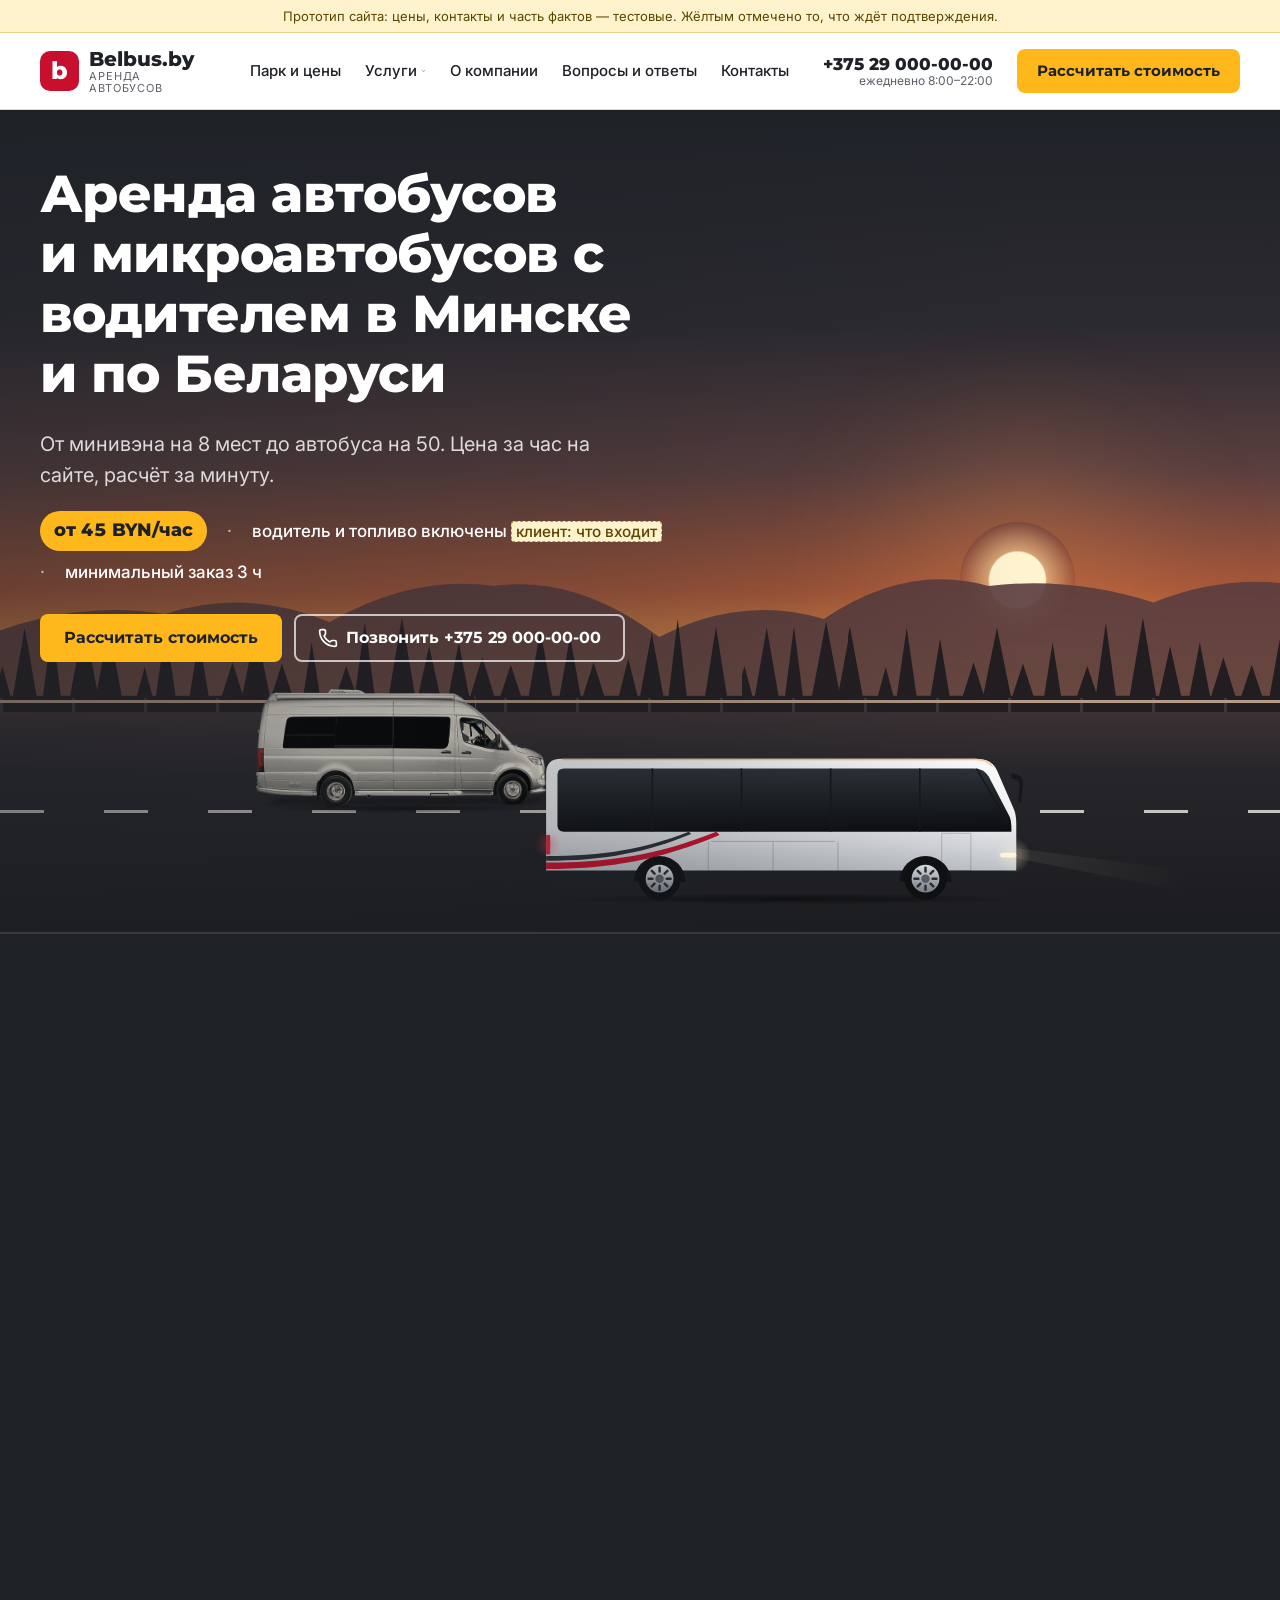
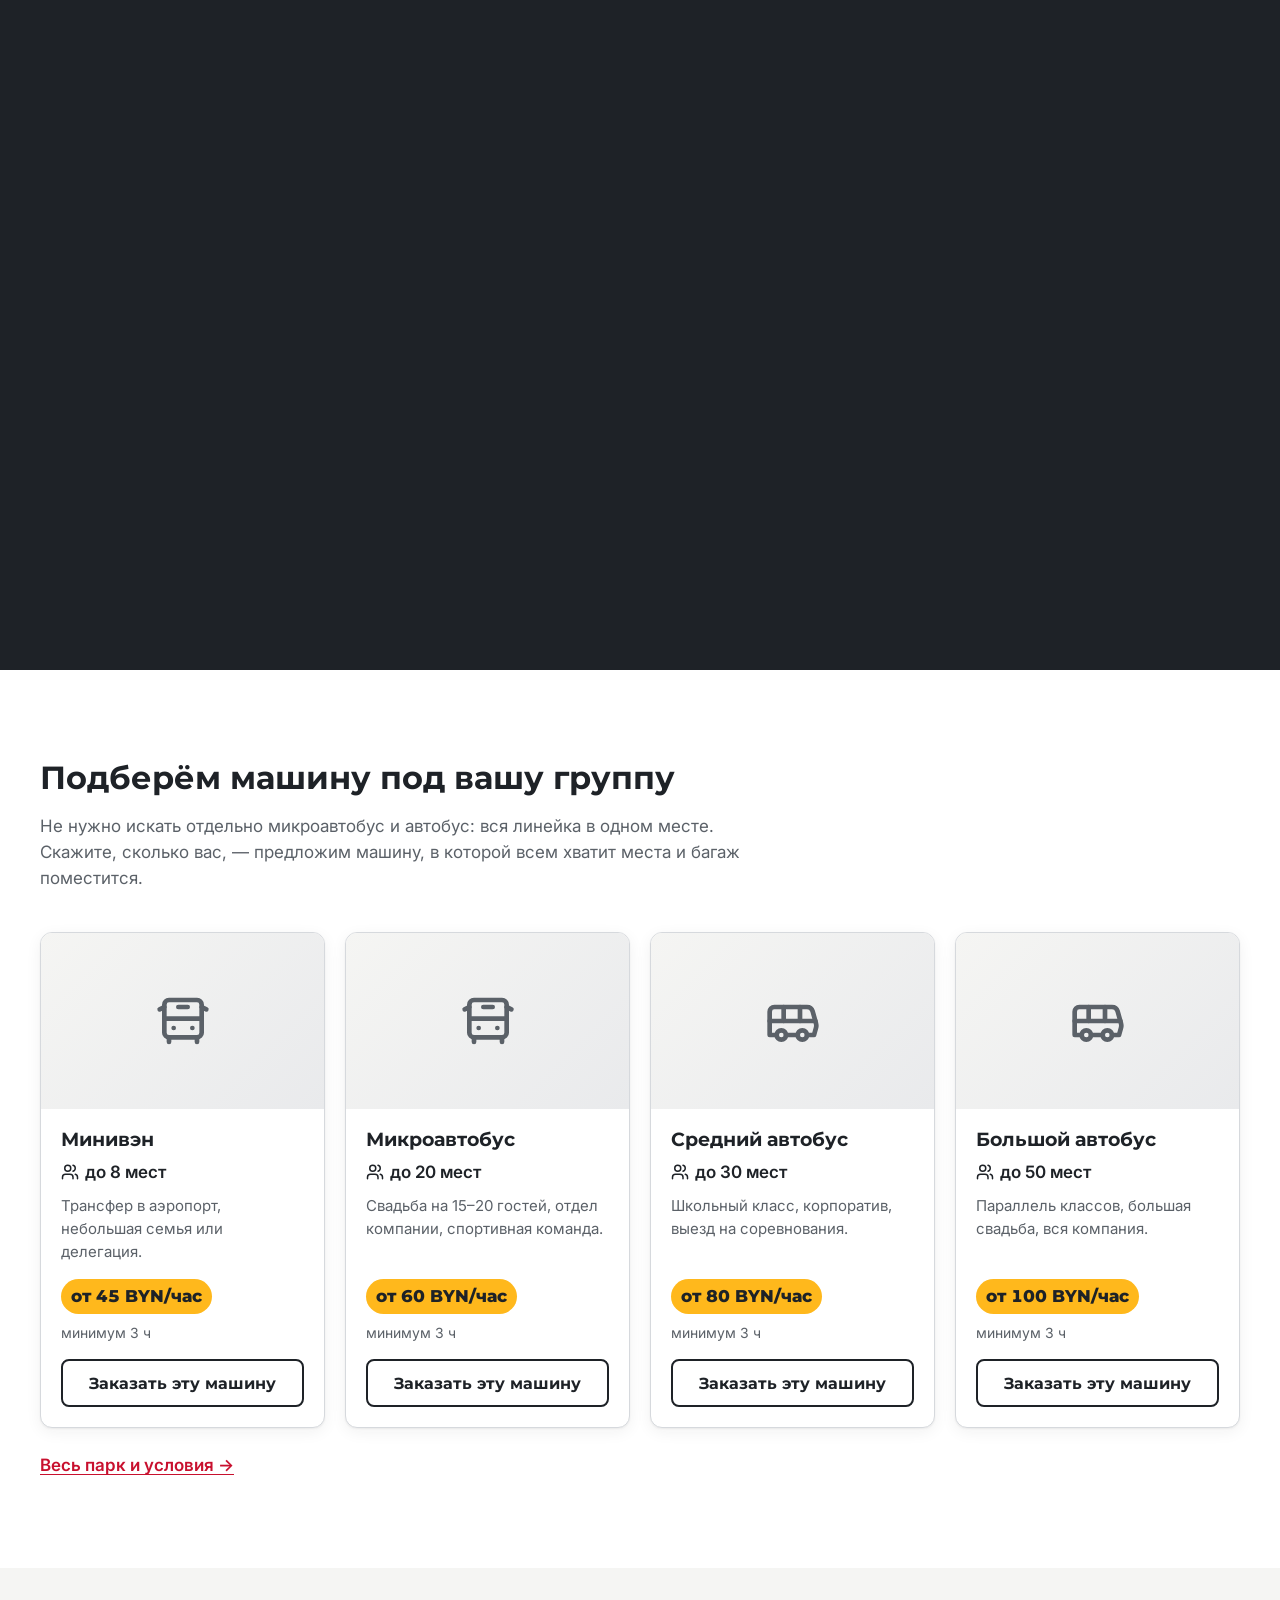
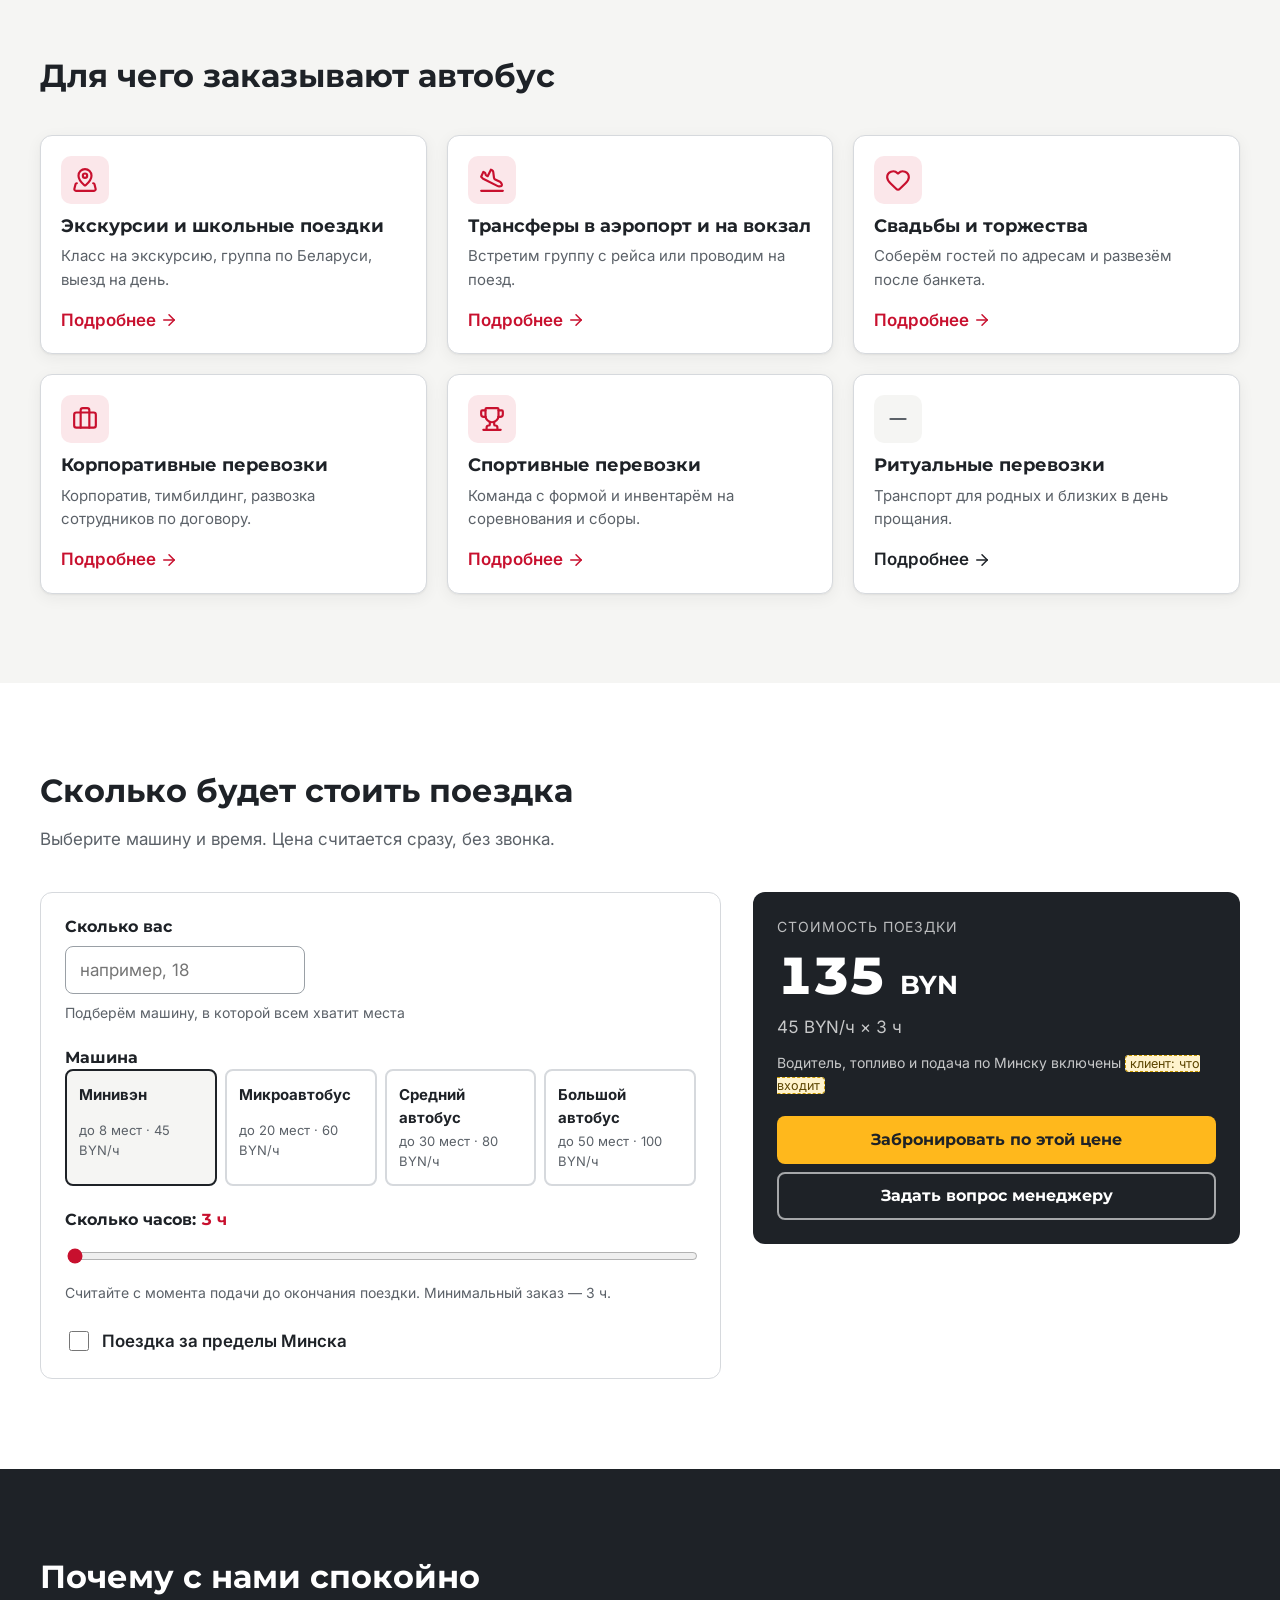
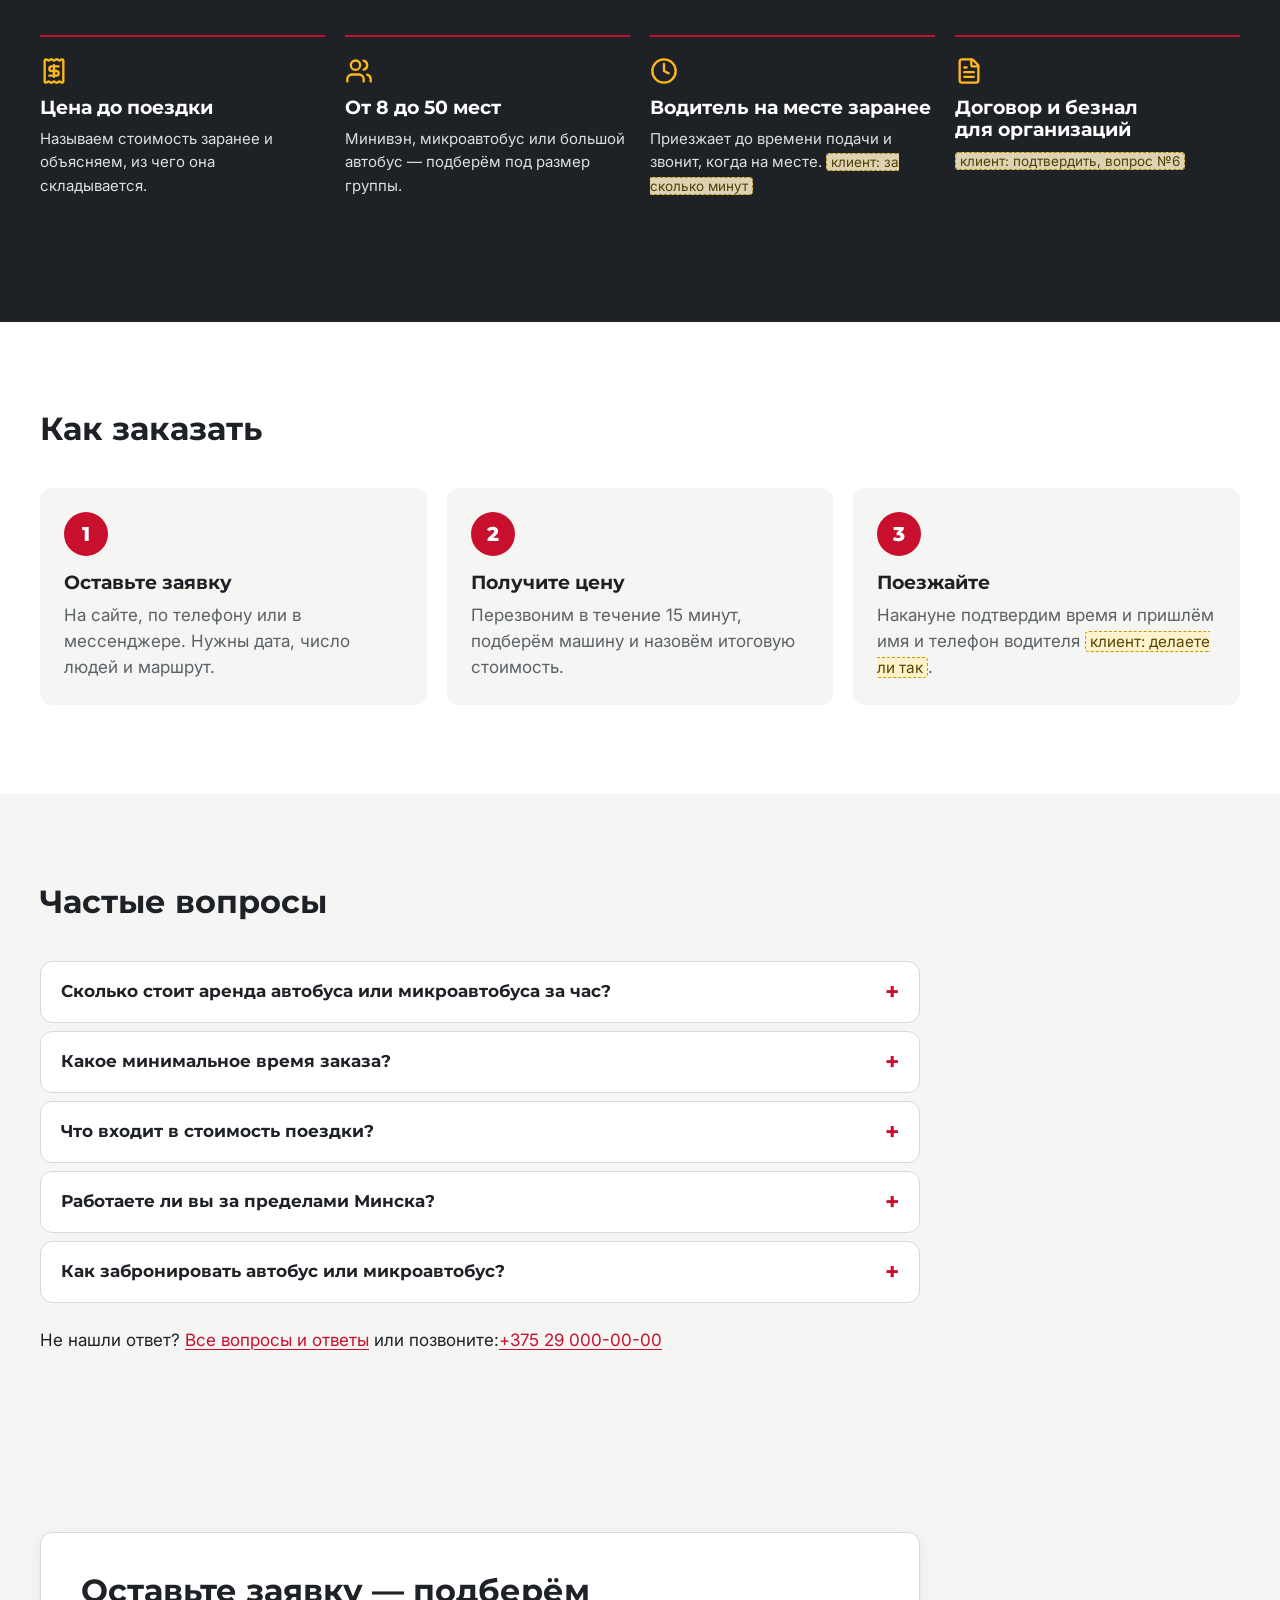
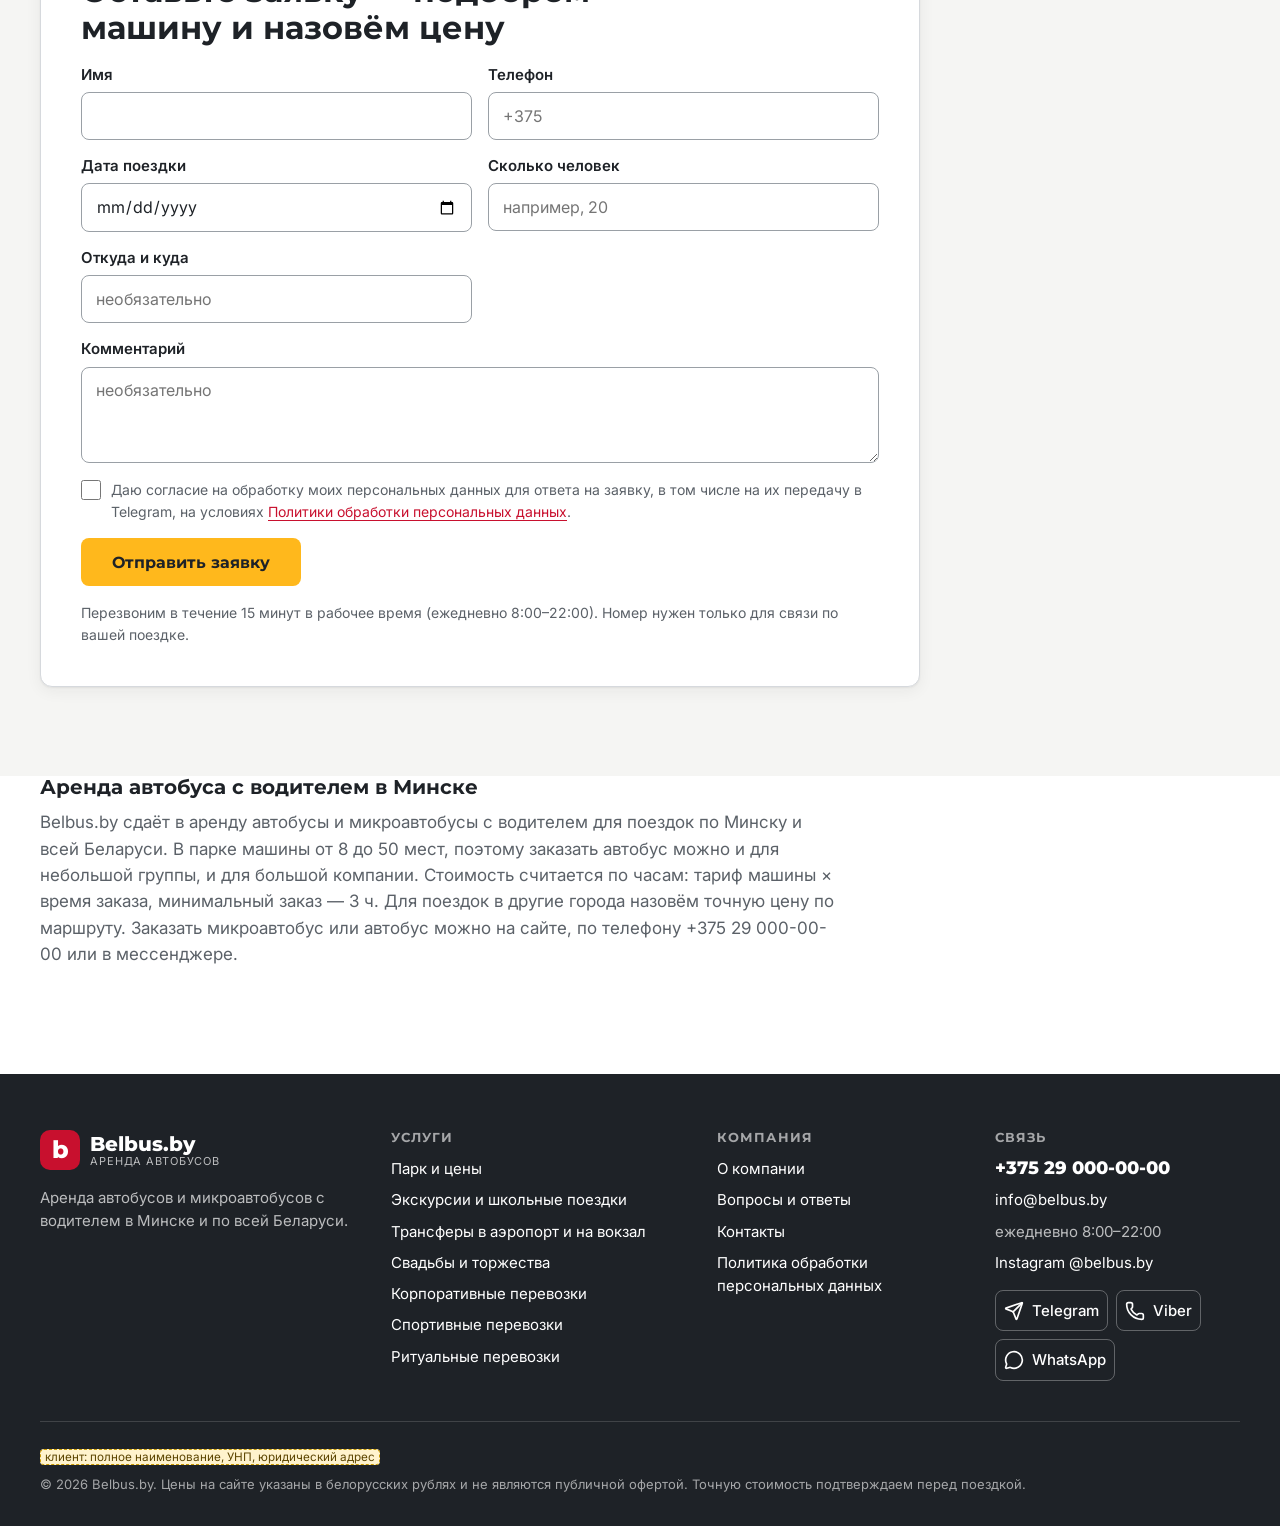
<file: index.html>
<!DOCTYPE html><html lang="ru"><head><meta charset="utf-8"><script>document.documentElement.classList.add('js')</script><meta name="viewport" content="width=device-width, initial-scale=1"><title>Заказать автобус или микроавтобус с водителем в Минске — от 45 BYN/час | Belbus.by</title><meta name="description" content="Аренда автобусов и микроавтобусов с водителем на 8–50 мест в Минске и по Беларуси. Цена за час открыто, расчёт онлайн. Экскурсии, трансферы, свадьбы, корпоративы."><meta name="robots" content="noindex, nofollow"><link rel="canonical" href="https://belbus.by/"><link rel="icon" href="/favicon.svg" type="image/svg+xml"><meta name="theme-color" content="#1E2227"><meta property="og:type" content="website"><meta property="og:locale" content="ru_BY"><meta property="og:site_name" content="Belbus.by"><meta property="og:title" content="Заказать автобус или микроавтобус с водителем в Минске — от 45 BYN/час | Belbus.by"><meta property="og:description" content="Аренда автобусов и микроавтобусов с водителем на 8–50 мест в Минске и по Беларуси. Цена за час открыто, расчёт онлайн. Экскурсии, трансферы, свадьбы, корпоративы."><meta property="og:url" content="https://belbus.by/"><link rel="preconnect" href="https://fonts.googleapis.com"><link rel="preconnect" href="https://fonts.gstatic.com" crossorigin><link rel="stylesheet" href="https://fonts.googleapis.com/css2?family=Inter:wght@400;500;600&family=Montserrat:wght@700;800&display=swap&subset=cyrillic,latin"><script type="application/ld+json">{"@context":"https://schema.org","@type":"LocalBusiness","@id":"https://belbus.by/#business","name":"Belbus.by","description":"Аренда автобусов и микроавтобусов с водителем в Минске и по всей Беларуси","url":"https://belbus.by/","telephone":"+375290000000","email":"info@belbus.by","areaServed":[{"@type":"City","name":"Минск"},{"@type":"Country","name":"Беларусь"}],"priceRange":"от 45 BYN/час","sameAs":["https://www.instagram.com/belbus.by/"]}</script><link rel="stylesheet" href="/_astro/BaseLayout.4TSy0RNp.css"><link rel="stylesheet" href="/_astro/index.BtoW92KE.css"><style>.service[data-astro-cid-3vpt37q6]{color:var(--ink);flex-direction:column;gap:8px;text-decoration:none;display:flex}.service[data-astro-cid-3vpt37q6],.js .service[data-astro-cid-3vpt37q6][data-reveal]{transition:border-color var(--dur-fast), translate var(--dur-fast) var(--ease-out), opacity var(--dur-slow) var(--ease-out), transform var(--dur-slow) var(--ease-out);transition-delay:0s, 0s, calc(var(--reveal-i,0) * var(--reveal-step)), calc(var(--reveal-i,0) * var(--reveal-step))}.service[data-astro-cid-3vpt37q6]:hover{color:var(--ink);border-color:var(--ink);translate:0 -2px}.service__icon[data-astro-cid-3vpt37q6]{width:48px;height:48px;color:var(--red);background:#fbe7ea;border-radius:10px;place-items:center;margin-bottom:4px;display:grid}.service--muted[data-astro-cid-3vpt37q6] .service__icon[data-astro-cid-3vpt37q6]{background:var(--bg-alt);color:var(--ink-2)}.service__title[data-astro-cid-3vpt37q6]{margin:0;font-size:1.125rem}.service__text[data-astro-cid-3vpt37q6]{color:var(--ink-2);flex:1;margin:0;font-size:.9375rem}.service__more[data-astro-cid-3vpt37q6]{color:var(--red);align-items:center;gap:4px;margin-top:8px;font-weight:600;display:inline-flex}.service--muted[data-astro-cid-3vpt37q6] .service__more[data-astro-cid-3vpt37q6]{color:var(--ink)}@media (prefers-reduced-motion:reduce){.service[data-astro-cid-3vpt37q6]:hover{translate:none}}
</style></head><body><a class="skip-link" href="#main">Перейти к содержимому</a><div class="draft" role="note" data-astro-cid-gmqfmwle>Прототип сайта: цены, контакты и часть фактов — тестовые. Жёлтым отмечено то, что ждёт подтверждения.</div><header class="header" data-header data-astro-cid-nen7h5rs><div class="container header__bar" data-astro-cid-nen7h5rs><a href="/" class="logo logo--light" aria-label="Belbus.by — на главную" data-astro-cid-f7espo7c><span class="logo__mark" aria-hidden="true" data-astro-cid-f7espo7c>b</span><span class="logo__text" data-astro-cid-f7espo7c><span class="logo__name" data-astro-cid-f7espo7c>Belbus.by</span><span class="logo__sub" data-astro-cid-f7espo7c>аренда автобусов</span></span></a><nav class="nav" id="site-nav" aria-label="Основное меню" data-nav data-astro-cid-nen7h5rs><ul class="nav__list" data-astro-cid-nen7h5rs><li data-astro-cid-nen7h5rs><a href="/park-i-ceny/" data-astro-cid-nen7h5rs>Парк и цены</a></li><li class="nav__dropdown" data-dropdown data-astro-cid-nen7h5rs><button type="button" class="nav__toggle" aria-expanded="false" aria-controls="nav-services" data-dropdown-toggle data-astro-cid-nen7h5rs>Услуги 
<svg
  class="lucide lucide-chevron-down icon " aria-hidden="true" focusable="false"
  xmlns="http://www.w3.org/2000/svg"
  width="18"
  height="18"
  viewBox="0 0 24 24"
  fill="none"
  stroke="currentColor"
  stroke-width="2"
  stroke-linecap="round"
  stroke-linejoin="round"
>
  <path d="m6 9 6 6 6-6" />
</svg>
</button><ul class="nav__sub" id="nav-services" data-astro-cid-nen7h5rs><li data-astro-cid-nen7h5rs><a href="/ekskursii/" data-astro-cid-nen7h5rs>Экскурсии и школьные поездки</a></li><li data-astro-cid-nen7h5rs><a href="/transfery/" data-astro-cid-nen7h5rs>Трансферы в аэропорт и на вокзал</a></li><li data-astro-cid-nen7h5rs><a href="/svadby/" data-astro-cid-nen7h5rs>Свадьбы и торжества</a></li><li data-astro-cid-nen7h5rs><a href="/korporativnye-perevozki/" data-astro-cid-nen7h5rs>Корпоративные перевозки</a></li><li data-astro-cid-nen7h5rs><a href="/sportivnye-perevozki/" data-astro-cid-nen7h5rs>Спортивные перевозки</a></li><li data-astro-cid-nen7h5rs><a href="/ritualnye-perevozki/" data-astro-cid-nen7h5rs>Ритуальные перевозки</a></li></ul></li><li data-astro-cid-nen7h5rs><a href="/o-kompanii/" data-astro-cid-nen7h5rs>О компании</a></li><li data-astro-cid-nen7h5rs><a href="/faq/" data-astro-cid-nen7h5rs>Вопросы и ответы</a></li><li data-astro-cid-nen7h5rs><a href="/kontakty/" data-astro-cid-nen7h5rs>Контакты</a></li></ul><div class="nav__mobile-extra" data-astro-cid-nen7h5rs><a class="nav__phone" href="tel:+375290000000" data-astro-cid-nen7h5rs>+375 29 000-00-00</a><span class="nav__schedule" data-astro-cid-nen7h5rs>ежедневно 8:00–22:00</span><ul class="messengers" data-astro-cid-laf63a3i><li data-astro-cid-laf63a3i><a href="https://t.me/belbus_by" class="messengers__link messengers__link--telegram" target="_blank" rel="noopener" aria-label="Написать в Telegram" data-astro-cid-laf63a3i>
<svg
  class="lucide lucide-send icon " aria-hidden="true" focusable="false"
  xmlns="http://www.w3.org/2000/svg"
  width="20"
  height="20"
  viewBox="0 0 24 24"
  fill="none"
  stroke="currentColor"
  stroke-width="2"
  stroke-linecap="round"
  stroke-linejoin="round"
>
  <path d="M14.536 21.686a.5.5 0 0 0 .937-.024l6.5-19a.496.496 0 0 0-.635-.635l-19 6.5a.5.5 0 0 0-.024.937l7.93 3.18a2 2 0 0 1 1.112 1.11z" />
  <path d="m21.854 2.147-10.94 10.939" />
</svg>
<span data-astro-cid-laf63a3i>Telegram</span></a></li><li data-astro-cid-laf63a3i><a href="viber://chat?number=%2B375290000000" class="messengers__link messengers__link--viber" target="_blank" rel="noopener" aria-label="Написать в Viber" data-astro-cid-laf63a3i>
<svg
  class="lucide lucide-phone icon " aria-hidden="true" focusable="false"
  xmlns="http://www.w3.org/2000/svg"
  width="20"
  height="20"
  viewBox="0 0 24 24"
  fill="none"
  stroke="currentColor"
  stroke-width="2"
  stroke-linecap="round"
  stroke-linejoin="round"
>
  <path d="M13.832 16.568a1 1 0 0 0 1.213-.303l.355-.465A2 2 0 0 1 17 15h3a2 2 0 0 1 2 2v3a2 2 0 0 1-2 2A18 18 0 0 1 2 4a2 2 0 0 1 2-2h3a2 2 0 0 1 2 2v3a2 2 0 0 1-.8 1.6l-.468.351a1 1 0 0 0-.292 1.233 14 14 0 0 0 6.392 6.384" />
</svg>
<span data-astro-cid-laf63a3i>Viber</span></a></li><li data-astro-cid-laf63a3i><a href="https://wa.me/375290000000" class="messengers__link messengers__link--whatsapp" target="_blank" rel="noopener" aria-label="Написать в WhatsApp" data-astro-cid-laf63a3i>
<svg
  class="lucide lucide-message-circle icon " aria-hidden="true" focusable="false"
  xmlns="http://www.w3.org/2000/svg"
  width="20"
  height="20"
  viewBox="0 0 24 24"
  fill="none"
  stroke="currentColor"
  stroke-width="2"
  stroke-linecap="round"
  stroke-linejoin="round"
>
  <path d="M2.992 16.342a2 2 0 0 1 .094 1.167l-1.065 3.29a1 1 0 0 0 1.236 1.168l3.413-.998a2 2 0 0 1 1.099.092 10 10 0 1 0-4.777-4.719" />
</svg>
<span data-astro-cid-laf63a3i>WhatsApp</span></a></li></ul></div></nav><div class="header__contacts" data-astro-cid-nen7h5rs><a class="header__phone" href="tel:+375290000000" data-astro-cid-nen7h5rs>+375 29 000-00-00</a><span class="header__schedule" data-astro-cid-nen7h5rs>ежедневно 8:00–22:00</span></div><a class="btn btn--primary header__cta" href="#kalkulyator" data-astro-cid-nen7h5rs>Рассчитать стоимость</a><a class="header__icon-btn header__call" href="tel:+375290000000" aria-label="Позвонить: +375 29 000-00-00" data-astro-cid-nen7h5rs>
<svg
  class="lucide lucide-phone icon " aria-hidden="true" focusable="false"
  xmlns="http://www.w3.org/2000/svg"
  width="22"
  height="22"
  viewBox="0 0 24 24"
  fill="none"
  stroke="currentColor"
  stroke-width="2"
  stroke-linecap="round"
  stroke-linejoin="round"
>
  <path d="M13.832 16.568a1 1 0 0 0 1.213-.303l.355-.465A2 2 0 0 1 17 15h3a2 2 0 0 1 2 2v3a2 2 0 0 1-2 2A18 18 0 0 1 2 4a2 2 0 0 1 2-2h3a2 2 0 0 1 2 2v3a2 2 0 0 1-.8 1.6l-.468.351a1 1 0 0 0-.292 1.233 14 14 0 0 0 6.392 6.384" />
</svg>
</a><button type="button" class="header__icon-btn header__burger" aria-expanded="false" aria-controls="site-nav" aria-label="Меню" data-burger data-astro-cid-nen7h5rs>
<svg
  class="lucide lucide-menu icon i-open" aria-hidden="true" focusable="false"
  xmlns="http://www.w3.org/2000/svg"
  width="24"
  height="24"
  viewBox="0 0 24 24"
  fill="none"
  stroke="currentColor"
  stroke-width="2"
  stroke-linecap="round"
  stroke-linejoin="round"
>
  <path d="M4 5h16" />
  <path d="M4 12h16" />
  <path d="M4 19h16" />
</svg>

<svg
  class="lucide lucide-x icon i-close" aria-hidden="true" focusable="false"
  xmlns="http://www.w3.org/2000/svg"
  width="24"
  height="24"
  viewBox="0 0 24 24"
  fill="none"
  stroke="currentColor"
  stroke-width="2"
  stroke-linecap="round"
  stroke-linejoin="round"
>
  <path d="M18 6 6 18" />
  <path d="m6 6 12 12" />
</svg>
</button></div></header><script type="module">var e=document.querySelector(`[data-header]`),t=e?.querySelector(`[data-burger]`),n=e?.querySelector(`[data-nav]`);t?.addEventListener(`click`,()=>{let r=t.getAttribute(`aria-expanded`)!==`true`;t.setAttribute(`aria-expanded`,String(r)),n?.style.setProperty(`--nav-top`,`${e.getBoundingClientRect().bottom}px`),n?.classList.toggle(`is-open`,r),document.body.classList.toggle(`no-scroll`,r)}),n?.querySelectorAll(`a`).forEach(e=>e.addEventListener(`click`,()=>{t?.setAttribute(`aria-expanded`,`false`),n.classList.remove(`is-open`),document.body.classList.remove(`no-scroll`)})),e?.querySelectorAll(`[data-dropdown]`).forEach(e=>{let t=e.querySelector(`[data-dropdown-toggle]`),n=n=>{t.setAttribute(`aria-expanded`,String(n)),e.classList.toggle(`is-open`,n)};t.addEventListener(`click`,()=>n(t.getAttribute(`aria-expanded`)!==`true`)),e.addEventListener(`keydown`,e=>{e.key===`Escape`&&(n(!1),t.focus())}),document.addEventListener(`click`,t=>{e.contains(t.target)||n(!1)})});</script><main id="main"><section class="scrub" data-scrub data-scene="sunset" data-config style="--scrub-len: 240" data-astro-cid-pwb5tpyp><div class="scrub__stage" data-astro-cid-pwb5tpyp><div class="scrub__shade" aria-hidden="true" data-astro-cid-pwb5tpyp></div><div class="container scrub__content" data-astro-cid-pwb5tpyp><div class="hero__inner" data-astro-cid-lcdefpme><h1 data-astro-cid-lcdefpme>Аренда автобусов и микроавтобусов с водителем в Минске и по Беларуси</h1><p class="hero__lead" data-astro-cid-lcdefpme>От минивэна на 8 мест до автобуса на 50. Цена за час на сайте, расчёт за минуту.</p><ul class="hero__facts" data-astro-cid-lcdefpme><li data-astro-cid-lcdefpme><span class="price-badge" data-astro-cid-lcdefpme>от 45 BYN/час</span></li><li data-astro-cid-lcdefpme>водитель и топливо включены <mark class="tbd" title="Ждёт подтверждения: клиент">клиент: что входит</mark></li><li data-astro-cid-lcdefpme>минимальный заказ 3 ч</li></ul><div class="hero__actions" data-astro-cid-lcdefpme><a class="btn btn--primary" href="#kalkulyator" data-astro-cid-lcdefpme>Рассчитать стоимость</a><a class="btn btn--outline" href="tel:+375290000000" data-astro-cid-lcdefpme>
<svg
  class="lucide lucide-phone icon " aria-hidden="true" focusable="false"
  xmlns="http://www.w3.org/2000/svg"
  width="24"
  height="24"
  viewBox="0 0 24 24"
  fill="none"
  stroke="currentColor"
  stroke-width="2"
  stroke-linecap="round"
  stroke-linejoin="round"
>
  <path d="M13.832 16.568a1 1 0 0 0 1.213-.303l.355-.465A2 2 0 0 1 17 15h3a2 2 0 0 1 2 2v3a2 2 0 0 1-2 2A18 18 0 0 1 2 4a2 2 0 0 1 2-2h3a2 2 0 0 1 2 2v3a2 2 0 0 1-.8 1.6l-.468.351a1 1 0 0 0-.292 1.233 14 14 0 0 0 6.392 6.384" />
</svg>
 Позвонить +375 29 000-00-00</a></div></div></div><div class="scenes" aria-hidden="true" data-astro-cid-pwb5tpyp><!-- Общие градиенты машин (Vehicle.astro). Не display:none — иначе градиенты не работают. --><svg class="veh-defs" width="0" height="0" data-astro-cid-pwb5tpyp><defs data-astro-cid-pwb5tpyp><linearGradient id="veh-paint-pearl" x1="0" y1="0" x2="0" y2="1" data-astro-cid-pwb5tpyp><stop offset="0" stop-color="#fff" data-astro-cid-pwb5tpyp></stop><stop offset=".55" stop-color="#eceef0" data-astro-cid-pwb5tpyp></stop><stop offset="1" stop-color="#b6bbc1" data-astro-cid-pwb5tpyp></stop></linearGradient><linearGradient id="veh-paint-silver" x1="0" y1="0" x2="0" y2="1" data-astro-cid-pwb5tpyp><stop offset="0" stop-color="#f1f3f5" data-astro-cid-pwb5tpyp></stop><stop offset=".5" stop-color="#c3c8ce" data-astro-cid-pwb5tpyp></stop><stop offset="1" stop-color="#868c93" data-astro-cid-pwb5tpyp></stop></linearGradient><linearGradient id="veh-paint-graphite" x1="0" y1="0" x2="0" y2="1" data-astro-cid-pwb5tpyp><stop offset="0" stop-color="#6b7179" data-astro-cid-pwb5tpyp></stop><stop offset=".45" stop-color="#3d4249" data-astro-cid-pwb5tpyp></stop><stop offset="1" stop-color="#202429" data-astro-cid-pwb5tpyp></stop></linearGradient><linearGradient id="veh-glass" x1="0" y1="0" x2="0" y2="1" data-astro-cid-pwb5tpyp><stop offset="0" stop-color="#2c3238" data-astro-cid-pwb5tpyp></stop><stop offset="1" stop-color="#0b0d0f" data-astro-cid-pwb5tpyp></stop></linearGradient><linearGradient id="veh-cabin" x1="0" y1="0" x2="0" y2="1" data-astro-cid-pwb5tpyp><stop offset="0" stop-color="#ffdca0" stop-opacity=".55" data-astro-cid-pwb5tpyp></stop><stop offset="1" stop-color="#ffb24d" stop-opacity=".25" data-astro-cid-pwb5tpyp></stop></linearGradient><linearGradient id="veh-beam" x1="0" y1="0" x2="1" y2="0" data-astro-cid-pwb5tpyp><stop offset="0" stop-color="#fff0cd" stop-opacity=".5" data-astro-cid-pwb5tpyp></stop><stop offset="1" stop-color="#fff0cd" stop-opacity="0" data-astro-cid-pwb5tpyp></stop></linearGradient><radialGradient id="veh-shadow" data-astro-cid-pwb5tpyp><stop offset="0" stop-color="#000" stop-opacity=".6" data-astro-cid-pwb5tpyp></stop><stop offset="1" stop-color="#000" stop-opacity="0" data-astro-cid-pwb5tpyp></stop></radialGradient><linearGradient id="veh-rim" x1="0" y1="0" x2="0" y2="1" data-astro-cid-pwb5tpyp><stop offset="0" stop-color="#e3e6e9" data-astro-cid-pwb5tpyp></stop><stop offset="1" stop-color="#7d838a" data-astro-cid-pwb5tpyp></stop></linearGradient><radialGradient id="veh-headglow" data-astro-cid-pwb5tpyp><stop offset="0" stop-color="#fff3d4" stop-opacity=".9" data-astro-cid-pwb5tpyp></stop><stop offset="1" stop-color="#fff3d4" stop-opacity="0" data-astro-cid-pwb5tpyp></stop></radialGradient><radialGradient id="veh-tailglow" data-astro-cid-pwb5tpyp><stop offset="0" stop-color="#ff3a4f" stop-opacity=".8" data-astro-cid-pwb5tpyp></stop><stop offset="1" stop-color="#ff3a4f" stop-opacity="0" data-astro-cid-pwb5tpyp></stop></radialGradient></defs></svg><div class="scene scene--sunset" data-astro-cid-pwb5tpyp><div class="scene__sky" data-astro-cid-pwb5tpyp></div><div class="scene__sun" data-astro-cid-pwb5tpyp></div><div class="scene__layer scene__hills" data-astro-cid-pwb5tpyp></div><div class="scene__layer scene__forest" data-astro-cid-pwb5tpyp></div><div class="scene__road" data-astro-cid-pwb5tpyp><div class="scene__rail" data-astro-cid-pwb5tpyp></div><div class="scene__lane" data-astro-cid-pwb5tpyp></div><div class="lane lane--far" data-astro-cid-pwb5tpyp><div class="veh veh--photo veh--micro v-a" style="--vw: 360; " aria-hidden="true" data-astro-cid-sggyu6eo><img src="/media/img/vehicles/micro.webp" alt="" decoding="async" style="transform: scaleX(-1)" data-astro-cid-sggyu6eo><span class="wheel__spin veh__wheel-blur" style="left: 87.7%; top: 81.5%; width: 10%;" data-astro-cid-sggyu6eo></span><span class="wheel__spin veh__wheel-blur" style="left: 27.299999999999997%; top: 82.5%; width: 10%;" data-astro-cid-sggyu6eo></span></div></div><div class="lane lane--near" data-astro-cid-pwb5tpyp><svg class="veh veh--coach v-b" viewBox="0 0 600 190" style="--vw: 600; " aria-hidden="true" data-astro-cid-sggyu6eo><defs data-astro-cid-sggyu6eo><clipPath id="ss-coach-glass" data-astro-cid-sggyu6eo><path d="M32 24H538q12 0 18 10l26 50q2 5 2 12v6H32q-8 0-8-8V32q0-8 8-8Z" data-astro-cid-sggyu6eo></path></clipPath></defs><path class="veh__beam" d="M586 122L800 150v26L586 134Z" fill="url(#veh-beam)" data-astro-cid-sggyu6eo></path><ellipse cx="300" cy="185" rx="296" ry="7" fill="url(#veh-shadow)" data-astro-cid-sggyu6eo></ellipse><g class="veh__chassis" data-astro-cid-sggyu6eo><path d="M28 12H540q20 0 26 14l20 46q4 8 4 20v56q0 12-12 12H22q-12 0-12-12V30q0-18 18-18Z" fill="url(#veh-paint-pearl)" data-astro-cid-sggyu6eo></path><path class="veh__rim" d="M30 13H540q14 0 20 8" fill="none" stroke-width="2" data-astro-cid-sggyu6eo></path><path d="M32 24H538q12 0 18 10l26 50q2 5 2 12v6H32q-8 0-8-8V32q0-8 8-8Z" fill="url(#veh-glass)" data-astro-cid-sggyu6eo></path><path class="veh__cabin" d="M32 24H538q12 0 18 10l26 50q2 5 2 12v6H32q-8 0-8-8V32q0-8 8-8Z" fill="url(#veh-cabin)" data-astro-cid-sggyu6eo></path><g class="veh__cabin" fill="#0b0d0f" data-astro-cid-sggyu6eo><rect x="42" y="86" width="11" height="14" rx="4" data-astro-cid-sggyu6eo></rect><rect x="68" y="86" width="11" height="14" rx="4" data-astro-cid-sggyu6eo></rect><rect x="94" y="86" width="11" height="14" rx="4" data-astro-cid-sggyu6eo></rect><rect x="120" y="86" width="11" height="14" rx="4" data-astro-cid-sggyu6eo></rect><rect x="146" y="86" width="11" height="14" rx="4" data-astro-cid-sggyu6eo></rect><rect x="172" y="86" width="11" height="14" rx="4" data-astro-cid-sggyu6eo></rect><rect x="198" y="86" width="11" height="14" rx="4" data-astro-cid-sggyu6eo></rect><rect x="224" y="86" width="11" height="14" rx="4" data-astro-cid-sggyu6eo></rect><rect x="250" y="86" width="11" height="14" rx="4" data-astro-cid-sggyu6eo></rect><rect x="276" y="86" width="11" height="14" rx="4" data-astro-cid-sggyu6eo></rect><rect x="302" y="86" width="11" height="14" rx="4" data-astro-cid-sggyu6eo></rect><rect x="328" y="86" width="11" height="14" rx="4" data-astro-cid-sggyu6eo></rect><rect x="354" y="86" width="11" height="14" rx="4" data-astro-cid-sggyu6eo></rect><rect x="380" y="86" width="11" height="14" rx="4" data-astro-cid-sggyu6eo></rect><rect x="406" y="86" width="11" height="14" rx="4" data-astro-cid-sggyu6eo></rect><rect x="432" y="86" width="11" height="14" rx="4" data-astro-cid-sggyu6eo></rect><rect x="458" y="86" width="11" height="14" rx="4" data-astro-cid-sggyu6eo></rect><rect x="484" y="86" width="11" height="14" rx="4" data-astro-cid-sggyu6eo></rect><rect x="510" y="86" width="11" height="14" rx="4" data-astro-cid-sggyu6eo></rect></g><g clip-path="url(#ss-coach-glass)" data-astro-cid-sggyu6eo><path class="veh__glint" d="M-96 102l60-78h46l-60 78Z" fill="#fff" data-astro-cid-sggyu6eo></path></g><g fill="#14171a" data-astro-cid-sggyu6eo><rect x="140" y="24" width="2" height="78" data-astro-cid-sggyu6eo></rect><rect x="250" y="24" width="2" height="78" data-astro-cid-sggyu6eo></rect><rect x="360" y="24" width="2" height="78" data-astro-cid-sggyu6eo></rect><rect x="470" y="24" width="2" height="78" data-astro-cid-sggyu6eo></rect><path d="M540 24h2l40 70h-2Z" data-astro-cid-sggyu6eo></path></g><path d="M210 114V150M290 114V150M370 114V150M214 114H366M498 104h36v46h-36Z" stroke="rgb(30 34 39 / 22%)" stroke-width="1.2" fill="none" data-astro-cid-sggyu6eo></path><path d="M10 132c70 0 120-8 176-30l3 3c-56 23-108 33-179 33Z" fill="#2b3036" data-astro-cid-sggyu6eo></path><path d="M10 140c80 0 140-10 210-38l4 4c-72 30-134 42-214 42Z" fill="var(--red)" data-astro-cid-sggyu6eo></path><path d="M10 150H590v2q0 12-12 12H22q-12 0-12-12Z" fill="#1d2024" data-astro-cid-sggyu6eo></path><path d="M584 30q16 2 14 14l-2 22h-4l2-20q1-8-10-10Z" fill="#15181b" data-astro-cid-sggyu6eo></path><circle class="veh__glow" cx="586" cy="131" r="22" fill="url(#veh-headglow)" data-astro-cid-sggyu6eo></circle><circle class="veh__glow" cx="12" cy="118" r="16" fill="url(#veh-tailglow)" data-astro-cid-sggyu6eo></circle><rect x="570" y="128" width="20" height="6" rx="3" fill="#fff6dd" data-astro-cid-sggyu6eo></rect><rect x="10" y="106" width="5" height="24" rx="1" fill="#e0263f" data-astro-cid-sggyu6eo></rect></g><path d="M118 164a32 32 0 0 1 64 0Z" fill="#101215" data-astro-cid-sggyu6eo></path><path d="M446 164a32 32 0 0 1 64 0Z" fill="#101215" data-astro-cid-sggyu6eo></path><g transform="translate(150 160)" data-astro-cid-sggyu6eo><g class="wheel__spin" data-astro-cid-sggyu6eo><circle r="26" fill="#0d0f11" data-astro-cid-sggyu6eo></circle><circle r="17.16" fill="url(#veh-rim)" data-astro-cid-sggyu6eo></circle><g fill="#2a2e34" data-astro-cid-sggyu6eo><rect x="-1.5" y="-15.079999999999998" width="3" height="7.8" rx="1.5" transform="rotate(0)" data-astro-cid-sggyu6eo></rect><rect x="-1.5" y="-15.079999999999998" width="3" height="7.8" rx="1.5" transform="rotate(45)" data-astro-cid-sggyu6eo></rect><rect x="-1.5" y="-15.079999999999998" width="3" height="7.8" rx="1.5" transform="rotate(90)" data-astro-cid-sggyu6eo></rect><rect x="-1.5" y="-15.079999999999998" width="3" height="7.8" rx="1.5" transform="rotate(135)" data-astro-cid-sggyu6eo></rect><rect x="-1.5" y="-15.079999999999998" width="3" height="7.8" rx="1.5" transform="rotate(180)" data-astro-cid-sggyu6eo></rect><rect x="-1.5" y="-15.079999999999998" width="3" height="7.8" rx="1.5" transform="rotate(225)" data-astro-cid-sggyu6eo></rect><rect x="-1.5" y="-15.079999999999998" width="3" height="7.8" rx="1.5" transform="rotate(270)" data-astro-cid-sggyu6eo></rect><rect x="-1.5" y="-15.079999999999998" width="3" height="7.8" rx="1.5" transform="rotate(315)" data-astro-cid-sggyu6eo></rect></g><circle r="5.2" fill="#5b6168" data-astro-cid-sggyu6eo></circle></g></g><g transform="translate(478 160)" data-astro-cid-sggyu6eo><g class="wheel__spin" data-astro-cid-sggyu6eo><circle r="26" fill="#0d0f11" data-astro-cid-sggyu6eo></circle><circle r="17.16" fill="url(#veh-rim)" data-astro-cid-sggyu6eo></circle><g fill="#2a2e34" data-astro-cid-sggyu6eo><rect x="-1.5" y="-15.079999999999998" width="3" height="7.8" rx="1.5" transform="rotate(0)" data-astro-cid-sggyu6eo></rect><rect x="-1.5" y="-15.079999999999998" width="3" height="7.8" rx="1.5" transform="rotate(45)" data-astro-cid-sggyu6eo></rect><rect x="-1.5" y="-15.079999999999998" width="3" height="7.8" rx="1.5" transform="rotate(90)" data-astro-cid-sggyu6eo></rect><rect x="-1.5" y="-15.079999999999998" width="3" height="7.8" rx="1.5" transform="rotate(135)" data-astro-cid-sggyu6eo></rect><rect x="-1.5" y="-15.079999999999998" width="3" height="7.8" rx="1.5" transform="rotate(180)" data-astro-cid-sggyu6eo></rect><rect x="-1.5" y="-15.079999999999998" width="3" height="7.8" rx="1.5" transform="rotate(225)" data-astro-cid-sggyu6eo></rect><rect x="-1.5" y="-15.079999999999998" width="3" height="7.8" rx="1.5" transform="rotate(270)" data-astro-cid-sggyu6eo></rect><rect x="-1.5" y="-15.079999999999998" width="3" height="7.8" rx="1.5" transform="rotate(315)" data-astro-cid-sggyu6eo></rect></g><circle r="5.2" fill="#5b6168" data-astro-cid-sggyu6eo></circle></g></g></svg></div></div></div></div><ol class="scrub__signs container" aria-label="Почему Belbus.by" data-astro-cid-pwb5tpyp><li class="scrub__sign" data-astro-cid-pwb5tpyp><strong class="scrub__sign-title" data-astro-cid-pwb5tpyp>Цена за час — на сайте</strong><span class="scrub__sign-text" data-astro-cid-pwb5tpyp>от 45 BYN/час, без «цены по запросу»</span></li><li class="scrub__sign" data-astro-cid-pwb5tpyp><strong class="scrub__sign-title" data-astro-cid-pwb5tpyp>Свой парк</strong><span class="scrub__sign-text" data-astro-cid-pwb5tpyp>Машины наши, без посредников</span></li><li class="scrub__sign" data-astro-cid-pwb5tpyp><strong class="scrub__sign-title" data-astro-cid-pwb5tpyp>10 лет на рынке</strong><span class="scrub__sign-text" data-astro-cid-pwb5tpyp>Водители со стажем от 5 лет</span></li></ol><div class="scrub__route" aria-hidden="true" data-astro-cid-pwb5tpyp><span data-astro-cid-pwb5tpyp></span></div></div></section><script type="module">var e=(e,t=0,n=1)=>Math.min(n,Math.max(t,e)),t=e=>1-(1-e)**3;document.querySelectorAll(`[data-scrub]`).forEach(n=>{let r=n.querySelector(`.scrub__stage`),i=n.querySelector(`.scrub__canvas`),a=i?.getContext(`2d`)??null,o=[...n.querySelectorAll(`.scrub__sign`)],s=window.matchMedia(`(prefers-reduced-motion: reduce)`),c=window.matchMedia(`(max-width: 767px)`),l=navigator.connection?.saveData,u=n.dataset.config?JSON.parse(n.dataset.config).frames:null,d=0,f=0,p=0,m=!1,h=!0,g=document.readyState===`complete`,_=()=>n.classList.contains(`is-scrubbing`),v=[],y=()=>{if(!u||!a||v.length||!g||!_())return;v=Array(u.count).fill(null);let e=[...Array(u.count).keys()].sort((e,t)=>(e%6==0?0:1)-(t%6==0?0:1)||e-t),t=0,n=()=>{if(t>=e.length)return;let r=e[t++],i=new Image;i.decoding=`async`,i.src=`${u.dir}${String(r+1).padStart(4,`0`)}.${u.ext}`,i.onload=()=>{v[r]=i,C(),n()},i.onerror=n};for(let e=0;e<4;e++)n()},b=()=>{let e=Math.round(d*(v.length-1));for(let t=0;t<v.length;t++){let n=v[e-t]??v[e+t];if(n)return n}return null},x=()=>{if(!i||!a)return;let e=Math.min(window.devicePixelRatio||1,2);f=r.clientWidth,p=r.clientHeight,i.width=Math.round(f*e),i.height=Math.round(p*e),a.setTransform(e,0,0,e,0,0),C()},S=()=>{if(m=!1,!a)return;let e=v.length?b():null;if(!e){a.clearRect(0,0,f,p);return}let t=Math.max(f/e.naturalWidth,p/e.naturalHeight),r=e.naturalWidth*t,i=e.naturalHeight*t;a.drawImage(e,(f-r)/2,(p-i)/2,r,i),n.classList.add(`has-frames`)};function C(){a&&!m&&h&&(m=!0,requestAnimationFrame(S))}let w=()=>{if(!_()){d=0,n.style.removeProperty(`--p`),C();return}let i=parseFloat(getComputedStyle(r).top)||0,a=n.offsetHeight-r.offsetHeight;d=a>0?e((i-n.getBoundingClientRect().top)/a):0,n.style.setProperty(`--p`,d.toFixed(4));let s=o.length;o.forEach((n,r)=>{let i=.1+r*.8/s,a=.1+(r+1)*.8/s,o=t(e((d-i)/.07)),c=r===s-1?1:1-t(e((d-(a-.05))/.05));n.style.setProperty(`--v`,(o*c).toFixed(3))}),C()},T=()=>{let e=!s.matches&&!l&&!c.matches&&n.dataset.variant!==`static`;n.classList.toggle(`is-scrubbing`,e),o.forEach(e=>e.style.removeProperty(`--v`)),x(),w(),y()};new IntersectionObserver(([e])=>{h=e.isIntersecting,h&&w()}).observe(n),i&&new ResizeObserver(x).observe(r),window.addEventListener(`scroll`,w,{passive:!0}),s.addEventListener(`change`,T),c.addEventListener(`change`,T),window.addEventListener(`tweaks:change`,T),T(),g||window.addEventListener(`load`,()=>{g=!0,y()},{once:!0})});</script><section class="section" data-astro-cid-lcdefpme><div class="container" data-astro-cid-lcdefpme><div class="section__head" data-astro-cid-lcdefpme><h2 data-astro-cid-lcdefpme>Подберём машину под вашу группу</h2><p class="section__lead" data-astro-cid-lcdefpme>Не нужно искать отдельно микроавтобус и автобус: вся линейка в одном месте. Скажите, сколько вас, — предложим машину, в которой всем хватит места и багаж поместится.</p></div><div class="grid grid--4" data-reveal-stagger data-astro-cid-lcdefpme><article class="vehicle card" id="do-8-mest" data-reveal data-astro-cid-eaatevkb><div class="vehicle__photo" aria-hidden="true" data-astro-cid-eaatevkb>
<svg
  class="lucide lucide-bus-front icon " aria-hidden="true" focusable="false"
  xmlns="http://www.w3.org/2000/svg"
  width="56"
  height="56"
  viewBox="0 0 24 24"
  fill="none"
  stroke="currentColor"
  stroke-width="2"
  stroke-linecap="round"
  stroke-linejoin="round"
>
  <path d="M4 6 2 7" />
  <path d="M10 6h4" />
  <path d="m22 7-2-1" />
  <rect width="16" height="16" x="4" y="3" rx="2" />
  <path d="M4 11h16" />
  <path d="M8 15h.01" />
  <path d="M16 15h.01" />
  <path d="M6 19v2" />
  <path d="M18 21v-2" />
</svg>
</div><div class="vehicle__body" data-astro-cid-eaatevkb><h3 class="vehicle__title" data-astro-cid-eaatevkb="true">Минивэн</h3><p class="vehicle__seats" data-astro-cid-eaatevkb>
<svg
  class="lucide lucide-users icon " aria-hidden="true" focusable="false"
  xmlns="http://www.w3.org/2000/svg"
  width="18"
  height="18"
  viewBox="0 0 24 24"
  fill="none"
  stroke="currentColor"
  stroke-width="2"
  stroke-linecap="round"
  stroke-linejoin="round"
>
  <path d="M16 21v-2a4 4 0 0 0-4-4H6a4 4 0 0 0-4 4v2" />
  <path d="M16 3.128a4 4 0 0 1 0 7.744" />
  <path d="M22 21v-2a4 4 0 0 0-3-3.87" />
  <circle cx="9" cy="7" r="4" />
</svg>
 до 8 мест</p><p class="vehicle__uses" data-astro-cid-eaatevkb>Трансфер в аэропорт, небольшая семья или делегация.</p><p class="vehicle__price" data-astro-cid-eaatevkb><span class="price-badge" data-astro-cid-eaatevkb>от 45 BYN/час</span><span class="vehicle__min" data-astro-cid-eaatevkb>минимум 3 ч</span></p><a class="btn btn--outline btn--block" href="#zayavka" data-open-lead data-vehicle="Минивэн" data-astro-cid-eaatevkb>Заказать эту машину</a></div></article><article class="vehicle card" id="do-20-mest" data-reveal data-astro-cid-eaatevkb><div class="vehicle__photo" aria-hidden="true" data-astro-cid-eaatevkb>
<svg
  class="lucide lucide-bus-front icon " aria-hidden="true" focusable="false"
  xmlns="http://www.w3.org/2000/svg"
  width="56"
  height="56"
  viewBox="0 0 24 24"
  fill="none"
  stroke="currentColor"
  stroke-width="2"
  stroke-linecap="round"
  stroke-linejoin="round"
>
  <path d="M4 6 2 7" />
  <path d="M10 6h4" />
  <path d="m22 7-2-1" />
  <rect width="16" height="16" x="4" y="3" rx="2" />
  <path d="M4 11h16" />
  <path d="M8 15h.01" />
  <path d="M16 15h.01" />
  <path d="M6 19v2" />
  <path d="M18 21v-2" />
</svg>
</div><div class="vehicle__body" data-astro-cid-eaatevkb><h3 class="vehicle__title" data-astro-cid-eaatevkb="true">Микроавтобус</h3><p class="vehicle__seats" data-astro-cid-eaatevkb>
<svg
  class="lucide lucide-users icon " aria-hidden="true" focusable="false"
  xmlns="http://www.w3.org/2000/svg"
  width="18"
  height="18"
  viewBox="0 0 24 24"
  fill="none"
  stroke="currentColor"
  stroke-width="2"
  stroke-linecap="round"
  stroke-linejoin="round"
>
  <path d="M16 21v-2a4 4 0 0 0-4-4H6a4 4 0 0 0-4 4v2" />
  <path d="M16 3.128a4 4 0 0 1 0 7.744" />
  <path d="M22 21v-2a4 4 0 0 0-3-3.87" />
  <circle cx="9" cy="7" r="4" />
</svg>
 до 20 мест</p><p class="vehicle__uses" data-astro-cid-eaatevkb>Свадьба на 15–20 гостей, отдел компании, спортивная команда.</p><p class="vehicle__price" data-astro-cid-eaatevkb><span class="price-badge" data-astro-cid-eaatevkb>от 60 BYN/час</span><span class="vehicle__min" data-astro-cid-eaatevkb>минимум 3 ч</span></p><a class="btn btn--outline btn--block" href="#zayavka" data-open-lead data-vehicle="Микроавтобус" data-astro-cid-eaatevkb>Заказать эту машину</a></div></article><article class="vehicle card" id="do-30-mest" data-reveal data-astro-cid-eaatevkb><div class="vehicle__photo" aria-hidden="true" data-astro-cid-eaatevkb>
<svg
  class="lucide lucide-bus icon " aria-hidden="true" focusable="false"
  xmlns="http://www.w3.org/2000/svg"
  width="56"
  height="56"
  viewBox="0 0 24 24"
  fill="none"
  stroke="currentColor"
  stroke-width="2"
  stroke-linecap="round"
  stroke-linejoin="round"
>
  <path d="M8 6v6" />
  <path d="M15 6v6" />
  <path d="M2 12h19.6" />
  <path d="M18 18h3s.5-1.7.8-2.8c.1-.4.2-.8.2-1.2 0-.4-.1-.8-.2-1.2l-1.4-5C20.1 6.8 19.1 6 18 6H4a2 2 0 0 0-2 2v10h3" />
  <circle cx="7" cy="18" r="2" />
  <path d="M9 18h5" />
  <circle cx="16" cy="18" r="2" />
</svg>
</div><div class="vehicle__body" data-astro-cid-eaatevkb><h3 class="vehicle__title" data-astro-cid-eaatevkb="true">Средний автобус</h3><p class="vehicle__seats" data-astro-cid-eaatevkb>
<svg
  class="lucide lucide-users icon " aria-hidden="true" focusable="false"
  xmlns="http://www.w3.org/2000/svg"
  width="18"
  height="18"
  viewBox="0 0 24 24"
  fill="none"
  stroke="currentColor"
  stroke-width="2"
  stroke-linecap="round"
  stroke-linejoin="round"
>
  <path d="M16 21v-2a4 4 0 0 0-4-4H6a4 4 0 0 0-4 4v2" />
  <path d="M16 3.128a4 4 0 0 1 0 7.744" />
  <path d="M22 21v-2a4 4 0 0 0-3-3.87" />
  <circle cx="9" cy="7" r="4" />
</svg>
 до 30 мест</p><p class="vehicle__uses" data-astro-cid-eaatevkb>Школьный класс, корпоратив, выезд на соревнования.</p><p class="vehicle__price" data-astro-cid-eaatevkb><span class="price-badge" data-astro-cid-eaatevkb>от 80 BYN/час</span><span class="vehicle__min" data-astro-cid-eaatevkb>минимум 3 ч</span></p><a class="btn btn--outline btn--block" href="#zayavka" data-open-lead data-vehicle="Средний автобус" data-astro-cid-eaatevkb>Заказать эту машину</a></div></article><article class="vehicle card" id="do-50-mest" data-reveal data-astro-cid-eaatevkb><div class="vehicle__photo" aria-hidden="true" data-astro-cid-eaatevkb>
<svg
  class="lucide lucide-bus icon " aria-hidden="true" focusable="false"
  xmlns="http://www.w3.org/2000/svg"
  width="56"
  height="56"
  viewBox="0 0 24 24"
  fill="none"
  stroke="currentColor"
  stroke-width="2"
  stroke-linecap="round"
  stroke-linejoin="round"
>
  <path d="M8 6v6" />
  <path d="M15 6v6" />
  <path d="M2 12h19.6" />
  <path d="M18 18h3s.5-1.7.8-2.8c.1-.4.2-.8.2-1.2 0-.4-.1-.8-.2-1.2l-1.4-5C20.1 6.8 19.1 6 18 6H4a2 2 0 0 0-2 2v10h3" />
  <circle cx="7" cy="18" r="2" />
  <path d="M9 18h5" />
  <circle cx="16" cy="18" r="2" />
</svg>
</div><div class="vehicle__body" data-astro-cid-eaatevkb><h3 class="vehicle__title" data-astro-cid-eaatevkb="true">Большой автобус</h3><p class="vehicle__seats" data-astro-cid-eaatevkb>
<svg
  class="lucide lucide-users icon " aria-hidden="true" focusable="false"
  xmlns="http://www.w3.org/2000/svg"
  width="18"
  height="18"
  viewBox="0 0 24 24"
  fill="none"
  stroke="currentColor"
  stroke-width="2"
  stroke-linecap="round"
  stroke-linejoin="round"
>
  <path d="M16 21v-2a4 4 0 0 0-4-4H6a4 4 0 0 0-4 4v2" />
  <path d="M16 3.128a4 4 0 0 1 0 7.744" />
  <path d="M22 21v-2a4 4 0 0 0-3-3.87" />
  <circle cx="9" cy="7" r="4" />
</svg>
 до 50 мест</p><p class="vehicle__uses" data-astro-cid-eaatevkb>Параллель классов, большая свадьба, вся компания.</p><p class="vehicle__price" data-astro-cid-eaatevkb><span class="price-badge" data-astro-cid-eaatevkb>от 100 BYN/час</span><span class="vehicle__min" data-astro-cid-eaatevkb>минимум 3 ч</span></p><a class="btn btn--outline btn--block" href="#zayavka" data-open-lead data-vehicle="Большой автобус" data-astro-cid-eaatevkb>Заказать эту машину</a></div></article></div><p class="more-link" data-astro-cid-lcdefpme><a href="/park-i-ceny/" data-astro-cid-lcdefpme>Весь парк и условия →</a></p></div></section><section class="section section--alt" data-astro-cid-lcdefpme><div class="container" data-astro-cid-lcdefpme><div class="section__head" data-astro-cid-lcdefpme><h2 data-astro-cid-lcdefpme>Для чего заказывают автобус</h2></div><div class="grid grid--3" data-reveal-stagger data-astro-cid-lcdefpme><a class="service card" href="/ekskursii/" data-reveal data-astro-cid-3vpt37q6><span class="service__icon" data-astro-cid-3vpt37q6>
<svg
  class="lucide lucide-map-pinned icon " aria-hidden="true" focusable="false"
  xmlns="http://www.w3.org/2000/svg"
  width="26"
  height="26"
  viewBox="0 0 24 24"
  fill="none"
  stroke="currentColor"
  stroke-width="2"
  stroke-linecap="round"
  stroke-linejoin="round"
>
  <path d="M18 8c0 3.613-3.869 7.429-5.393 8.795a1 1 0 01-1.214 0C9.87 15.429 6 11.613 6 8a6 6 0 0112 0" />
  <path d="M4.474 15h-.197a1 1 0 00-.969.753l-1.097 4.35a1.5 1.5 0 001.444 1.898L20.344 22a1.5 1.5 0 001.446-1.897l-1.098-4.35a1 1 0 00-.969-.753h-.197" />
  <circle cx="12" cy="8" r="2" />
</svg>
</span><h3 class="service__title" data-astro-cid-3vpt37q6>Экскурсии и школьные поездки</h3><p class="service__text" data-astro-cid-3vpt37q6>Класс на экскурсию, группа по Беларуси, выезд на день.</p><span class="service__more" data-astro-cid-3vpt37q6>Подробнее 
<svg
  class="lucide lucide-arrow-right icon " aria-hidden="true" focusable="false"
  xmlns="http://www.w3.org/2000/svg"
  width="18"
  height="18"
  viewBox="0 0 24 24"
  fill="none"
  stroke="currentColor"
  stroke-width="2"
  stroke-linecap="round"
  stroke-linejoin="round"
>
  <path d="M5 12h14" />
  <path d="m12 5 7 7-7 7" />
</svg>
</span></a><a class="service card" href="/transfery/" data-reveal data-astro-cid-3vpt37q6><span class="service__icon" data-astro-cid-3vpt37q6>
<svg
  class="lucide lucide-plane-landing icon " aria-hidden="true" focusable="false"
  xmlns="http://www.w3.org/2000/svg"
  width="26"
  height="26"
  viewBox="0 0 24 24"
  fill="none"
  stroke="currentColor"
  stroke-width="2"
  stroke-linecap="round"
  stroke-linejoin="round"
>
  <path d="M2 22h20" />
  <path d="M3.77 10.77 2 9l2-4.5 1.1.55c.55.28.9.84.9 1.45s.35 1.17.9 1.45L8 8.5l3-6 1.05.53a2 2 0 0 1 1.09 1.52l.72 5.4a2 2 0 0 0 1.09 1.52l4.4 2.2c.42.22.78.55 1.01.96l.6 1.03c.49.88-.06 1.98-1.06 2.1l-1.18.15c-.47.06-.95-.02-1.37-.24L4.29 11.15a2 2 0 0 1-.52-.38Z" />
</svg>
</span><h3 class="service__title" data-astro-cid-3vpt37q6>Трансферы в аэропорт и на вокзал</h3><p class="service__text" data-astro-cid-3vpt37q6>Встретим группу с рейса или проводим на поезд.</p><span class="service__more" data-astro-cid-3vpt37q6>Подробнее 
<svg
  class="lucide lucide-arrow-right icon " aria-hidden="true" focusable="false"
  xmlns="http://www.w3.org/2000/svg"
  width="18"
  height="18"
  viewBox="0 0 24 24"
  fill="none"
  stroke="currentColor"
  stroke-width="2"
  stroke-linecap="round"
  stroke-linejoin="round"
>
  <path d="M5 12h14" />
  <path d="m12 5 7 7-7 7" />
</svg>
</span></a><a class="service card" href="/svadby/" data-reveal data-astro-cid-3vpt37q6><span class="service__icon" data-astro-cid-3vpt37q6>
<svg
  class="lucide lucide-heart icon " aria-hidden="true" focusable="false"
  xmlns="http://www.w3.org/2000/svg"
  width="26"
  height="26"
  viewBox="0 0 24 24"
  fill="none"
  stroke="currentColor"
  stroke-width="2"
  stroke-linecap="round"
  stroke-linejoin="round"
>
  <path d="M2 9.5a5.5 5.5 0 0 1 9.591-3.676.56.56 0 0 0 .818 0A5.49 5.49 0 0 1 22 9.5c0 2.29-1.5 4-3 5.5l-5.492 5.313a2 2 0 0 1-3 .019L5 15c-1.5-1.5-3-3.2-3-5.5" />
</svg>
</span><h3 class="service__title" data-astro-cid-3vpt37q6>Свадьбы и торжества</h3><p class="service__text" data-astro-cid-3vpt37q6>Соберём гостей по адресам и развезём после банкета.</p><span class="service__more" data-astro-cid-3vpt37q6>Подробнее 
<svg
  class="lucide lucide-arrow-right icon " aria-hidden="true" focusable="false"
  xmlns="http://www.w3.org/2000/svg"
  width="18"
  height="18"
  viewBox="0 0 24 24"
  fill="none"
  stroke="currentColor"
  stroke-width="2"
  stroke-linecap="round"
  stroke-linejoin="round"
>
  <path d="M5 12h14" />
  <path d="m12 5 7 7-7 7" />
</svg>
</span></a><a class="service card" href="/korporativnye-perevozki/" data-reveal data-astro-cid-3vpt37q6><span class="service__icon" data-astro-cid-3vpt37q6>
<svg
  class="lucide lucide-briefcase icon " aria-hidden="true" focusable="false"
  xmlns="http://www.w3.org/2000/svg"
  width="26"
  height="26"
  viewBox="0 0 24 24"
  fill="none"
  stroke="currentColor"
  stroke-width="2"
  stroke-linecap="round"
  stroke-linejoin="round"
>
  <path d="M16 20V4a2 2 0 0 0-2-2h-4a2 2 0 0 0-2 2v16" />
  <rect width="20" height="14" x="2" y="6" rx="2" />
</svg>
</span><h3 class="service__title" data-astro-cid-3vpt37q6>Корпоративные перевозки</h3><p class="service__text" data-astro-cid-3vpt37q6>Корпоратив, тимбилдинг, развозка сотрудников по договору.</p><span class="service__more" data-astro-cid-3vpt37q6>Подробнее 
<svg
  class="lucide lucide-arrow-right icon " aria-hidden="true" focusable="false"
  xmlns="http://www.w3.org/2000/svg"
  width="18"
  height="18"
  viewBox="0 0 24 24"
  fill="none"
  stroke="currentColor"
  stroke-width="2"
  stroke-linecap="round"
  stroke-linejoin="round"
>
  <path d="M5 12h14" />
  <path d="m12 5 7 7-7 7" />
</svg>
</span></a><a class="service card" href="/sportivnye-perevozki/" data-reveal data-astro-cid-3vpt37q6><span class="service__icon" data-astro-cid-3vpt37q6>
<svg
  class="lucide lucide-trophy icon " aria-hidden="true" focusable="false"
  xmlns="http://www.w3.org/2000/svg"
  width="26"
  height="26"
  viewBox="0 0 24 24"
  fill="none"
  stroke="currentColor"
  stroke-width="2"
  stroke-linecap="round"
  stroke-linejoin="round"
>
  <path d="M10 14.66V17a1 1 0 0 1-1 1 2 2 0 0 0-2 2v2" />
  <path d="M14 14.66V17a1 1 0 0 0 1 1 2 2 0 0 1 2 2v2" />
  <path d="M17.916 10H19.5A2.5 2.5 0 0 0 22 7.5V5a1 1 0 0 0-1-1h-3" />
  <path d="M4 22h16" />
  <path d="M6 9a6 6 0 0 0 12 0V3a1 1 0 0 0-1-1H7a1 1 0 0 0-1 1z" />
  <path d="M6.084 10H4.5A2.5 2.5 0 0 1 2 7.5V5a1 1 0 0 1 1-1h3" />
</svg>
</span><h3 class="service__title" data-astro-cid-3vpt37q6>Спортивные перевозки</h3><p class="service__text" data-astro-cid-3vpt37q6>Команда с формой и инвентарём на соревнования и сборы.</p><span class="service__more" data-astro-cid-3vpt37q6>Подробнее 
<svg
  class="lucide lucide-arrow-right icon " aria-hidden="true" focusable="false"
  xmlns="http://www.w3.org/2000/svg"
  width="18"
  height="18"
  viewBox="0 0 24 24"
  fill="none"
  stroke="currentColor"
  stroke-width="2"
  stroke-linecap="round"
  stroke-linejoin="round"
>
  <path d="M5 12h14" />
  <path d="m12 5 7 7-7 7" />
</svg>
</span></a><a class="service card service--muted" href="/ritualnye-perevozki/" data-reveal data-astro-cid-3vpt37q6><span class="service__icon" data-astro-cid-3vpt37q6>
<svg
  class="lucide lucide-minus icon " aria-hidden="true" focusable="false"
  xmlns="http://www.w3.org/2000/svg"
  width="26"
  height="26"
  viewBox="0 0 24 24"
  fill="none"
  stroke="currentColor"
  stroke-width="2"
  stroke-linecap="round"
  stroke-linejoin="round"
>
  <path d="M5 12h14" />
</svg>
</span><h3 class="service__title" data-astro-cid-3vpt37q6>Ритуальные перевозки</h3><p class="service__text" data-astro-cid-3vpt37q6>Транспорт для родных и близких в день прощания.</p><span class="service__more" data-astro-cid-3vpt37q6>Подробнее 
<svg
  class="lucide lucide-arrow-right icon " aria-hidden="true" focusable="false"
  xmlns="http://www.w3.org/2000/svg"
  width="18"
  height="18"
  viewBox="0 0 24 24"
  fill="none"
  stroke="currentColor"
  stroke-width="2"
  stroke-linecap="round"
  stroke-linejoin="round"
>
  <path d="M5 12h14" />
  <path d="m12 5 7 7-7 7" />
</svg>
</span></a></div></div></section><section class="section" id="kalkulyator"><div class="container"><div class="section__head"><h2>Сколько будет стоить поездка</h2><p class="section__lead">Выберите машину и время. Цена считается сразу, без звонка.</p></div><style>astro-island,astro-slot,astro-static-slot{display:contents}</style><script>(()=>{var a=(s,i,o)=>{let r=async()=>{await(await s())()},t=typeof i.value=="object"?i.value:void 0,c={rootMargin:t==null?void 0:t.rootMargin},n=new IntersectionObserver(e=>{for(let l of e)if(l.isIntersecting){n.disconnect(),r();break}},c);for(let e of o.children)n.observe(e)};(self.Astro||(self.Astro={})).visible=a;window.dispatchEvent(new Event("astro:visible"));})();</script><script>(()=>{var g=Object.defineProperty;var w=(a,s,c)=>s in a?g(a,s,{enumerable:!0,configurable:!0,writable:!0,value:c}):a[s]=c;var l=(a,s,c)=>w(a,typeof s!="symbol"?s+"":s,c);var E=new Set(["__proto__","constructor","prototype"]);{let a={0:t=>y(t),1:t=>c(t),2:t=>new RegExp(t),3:t=>new Date(t),4:t=>new Map(c(t)),5:t=>new Set(c(t)),6:t=>BigInt(t),7:t=>new URL(t),8:t=>new Uint8Array(t),9:t=>new Uint16Array(t),10:t=>new Uint32Array(t),11:t=>Number.POSITIVE_INFINITY*t},s=t=>{let[p,e]=t;return p in a?a[p](e):void 0},c=t=>t.map(s),y=t=>typeof t!="object"||t===null?t:Object.fromEntries(Object.entries(t).map(([p,e])=>[p,s(e)]));class f extends HTMLElement{constructor(){super(...arguments);l(this,"Component");l(this,"hydrator");l(this,"hydrate",async()=>{var b;if(!this.hydrator||!this.isConnected)return;let e=(b=this.parentElement)==null?void 0:b.closest("astro-island[ssr]");if(e){e.addEventListener("astro:hydrate",this.hydrate,{once:!0});return}let r=this.querySelectorAll("astro-slot"),n={},d=this.querySelectorAll("template[data-astro-template]");for(let o of d){let i=o.closest(this.tagName);i!=null&&i.isSameNode(this)&&(n[o.getAttribute("data-astro-template")||"default"]=o.innerHTML,o.remove())}for(let o of r){let i=o.closest(this.tagName);i!=null&&i.isSameNode(this)&&(n[o.getAttribute("name")||"default"]=o.innerHTML)}let u;try{u=this.hasAttribute("props")?y(JSON.parse(this.getAttribute("props"))):{}}catch(o){let i=this.getAttribute("component-url")||"<unknown>",v=this.getAttribute("component-export");throw v&&(i+=` (export ${v})`),console.error(`[hydrate] Error parsing props for component ${i}`,this.getAttribute("props"),o),o}let h;await this.hydrator(this)(this.Component,u,n,{client:this.getAttribute("client")}),this.removeAttribute("ssr"),this.dispatchEvent(new CustomEvent("astro:hydrate"))});l(this,"unmount",()=>{this.isConnected||this.dispatchEvent(new CustomEvent("astro:unmount"))})}disconnectedCallback(){document.removeEventListener("astro:after-swap",this.unmount),document.addEventListener("astro:after-swap",this.unmount,{once:!0})}connectedCallback(){if(!this.hasAttribute("await-children")||document.readyState==="interactive"||document.readyState==="complete")this.childrenConnectedCallback();else{let e=()=>{document.removeEventListener("DOMContentLoaded",e),r.disconnect(),this.childrenConnectedCallback()},r=new MutationObserver(()=>{var n;((n=this.lastChild)==null?void 0:n.nodeType)===Node.COMMENT_NODE&&this.lastChild.nodeValue==="astro:end"&&(this.lastChild.remove(),e())});r.observe(this,{childList:!0}),document.addEventListener("DOMContentLoaded",e)}}async childrenConnectedCallback(){let e=this.getAttribute("before-hydration-url");e&&await import(e),this.start()}getRetryImportUrl(e){let r=new URL(e,document.baseURI);return r.searchParams.set("astro-retry",Date.now().toString()),r.toString()}async importWithRetry(e){try{return await import(e)}catch(r){return await new Promise(n=>setTimeout(n,1e3)),import(this.getRetryImportUrl(e))}}handleHydrationError(e){let r=this.getAttribute("component-url"),n=new CustomEvent("astro:hydration-error",{cancelable:!0,bubbles:!0,composed:!0,detail:{error:e,componentUrl:r}});this.dispatchEvent(n)&&console.error(`[astro-island] Error hydrating ${r}`,e)}async start(){let e=JSON.parse(this.getAttribute("opts")),r=this.getAttribute("client");if(Astro[r]===void 0){window.addEventListener(`astro:${r}`,()=>this.start(),{once:!0});return}try{await Astro[r](async()=>{let n=this.getAttribute("renderer-url");try{let[d,{default:u}]=await Promise.all([this.importWithRetry(this.getAttribute("component-url")),n?this.importWithRetry(n):Promise.resolve({default:()=>()=>{}})]),h=this.getAttribute("component-export")||"default";if(h.includes(".")){this.Component=d;for(let m of h.split(".")){if(E.has(m)||!this.Component||typeof this.Component!="object"&&typeof this.Component!="function"||!Object.hasOwn(this.Component,m))throw new Error(`Invalid component export path: ${h}`);this.Component=this.Component[m]}}else{if(E.has(h))throw new Error(`Invalid component export path: ${h}`);this.Component=d[h]}return this.hydrator=u,this.hydrate}catch(d){return this.handleHydrationError(d),()=>{}}},e,this)}catch(n){this.handleHydrationError(n)}}attributeChangedCallback(){this.hydrate()}}l(f,"observedAttributes",["props"]),customElements.get("astro-island")||customElements.define("astro-island",f)}})();</script><astro-island uid="1Dx9OG" prefix="r4" component-url="/_astro/Calculator.BLKH_QmG.js" component-export="default" renderer-url="/_astro/client.CLhIxG29.js" props="{&quot;classes&quot;:[1,[[0,{&quot;id&quot;:[0,&quot;minivan&quot;],&quot;name&quot;:[0,&quot;Минивэн&quot;],&quot;anchor&quot;:[0,&quot;do-8-mest&quot;],&quot;seats&quot;:[0,8],&quot;pricePerHour&quot;:[0,45],&quot;uses&quot;:[0,&quot;Трансфер в аэропорт, небольшая семья или делегация.&quot;],&quot;fit&quot;:[0,&quot;Компактно и быстро по городу.&quot;]}],[0,{&quot;id&quot;:[0,&quot;micro&quot;],&quot;name&quot;:[0,&quot;Микроавтобус&quot;],&quot;anchor&quot;:[0,&quot;do-20-mest&quot;],&quot;seats&quot;:[0,20],&quot;pricePerHour&quot;:[0,60],&quot;uses&quot;:[0,&quot;Свадьба на 15–20 гостей, отдел компании, спортивная команда.&quot;],&quot;fit&quot;:[0,&quot;Все в одной машине, есть место под багаж.&quot;]}],[0,{&quot;id&quot;:[0,&quot;midi&quot;],&quot;name&quot;:[0,&quot;Средний автобус&quot;],&quot;anchor&quot;:[0,&quot;do-30-mest&quot;],&quot;seats&quot;:[0,30],&quot;pricePerHour&quot;:[0,80],&quot;uses&quot;:[0,&quot;Школьный класс, корпоратив, выезд на соревнования.&quot;],&quot;fit&quot;:[0,&quot;Запас мест и отдельный багажный отсек.&quot;]}],[0,{&quot;id&quot;:[0,&quot;bus&quot;],&quot;name&quot;:[0,&quot;Большой автобус&quot;],&quot;anchor&quot;:[0,&quot;do-50-mest&quot;],&quot;seats&quot;:[0,50],&quot;pricePerHour&quot;:[0,100],&quot;uses&quot;:[0,&quot;Параллель классов, большая свадьба, вся компания.&quot;],&quot;fit&quot;:[0,&quot;Вся группа вместе, дешевле двух машин.&quot;]}]]],&quot;minOrderHours&quot;:[0,3],&quot;currency&quot;:[0,&quot;BYN&quot;],&quot;preset&quot;:[0],&quot;destinations&quot;:[1,[[0,{&quot;title&quot;:[0,&quot;Экскурсии на день&quot;],&quot;items&quot;:[1,[[0,{&quot;name&quot;:[0,&quot;Дудутки&quot;],&quot;km&quot;:[0,40],&quot;hours&quot;:[0,0.8]}],[0,{&quot;name&quot;:[0,&quot;Хатынь&quot;],&quot;km&quot;:[0,60],&quot;hours&quot;:[0,1]}],[0,{&quot;name&quot;:[0,&quot;Мир и Несвиж&quot;],&quot;km&quot;:[0,120],&quot;hours&quot;:[0,1.5]}],[0,{&quot;name&quot;:[0,&quot;Полоцк&quot;],&quot;km&quot;:[0,230],&quot;hours&quot;:[0,3]}],[0,{&quot;name&quot;:[0,&quot;Брест и Брестская крепость&quot;],&quot;km&quot;:[0,350],&quot;hours&quot;:[0,4]}]]]}],[0,{&quot;title&quot;:[0,&quot;Города&quot;],&quot;items&quot;:[1,[[0,{&quot;name&quot;:[0,&quot;Борисов&quot;],&quot;km&quot;:[0,80],&quot;hours&quot;:[0,1]}],[0,{&quot;name&quot;:[0,&quot;Молодечно&quot;],&quot;km&quot;:[0,75],&quot;hours&quot;:[0,1]}],[0,{&quot;name&quot;:[0,&quot;Барановичи&quot;],&quot;km&quot;:[0,150],&quot;hours&quot;:[0,2]}],[0,{&quot;name&quot;:[0,&quot;Бобруйск&quot;],&quot;km&quot;:[0,150],&quot;hours&quot;:[0,2]}],[0,{&quot;name&quot;:[0,&quot;Могилёв&quot;],&quot;km&quot;:[0,200],&quot;hours&quot;:[0,2.5]}],[0,{&quot;name&quot;:[0,&quot;Гродно&quot;],&quot;km&quot;:[0,280],&quot;hours&quot;:[0,3.5]}],[0,{&quot;name&quot;:[0,&quot;Витебск&quot;],&quot;km&quot;:[0,290],&quot;hours&quot;:[0,3.5]}],[0,{&quot;name&quot;:[0,&quot;Гомель&quot;],&quot;km&quot;:[0,310],&quot;hours&quot;:[0,4]}],[0,{&quot;name&quot;:[0,&quot;Брест&quot;],&quot;km&quot;:[0,350],&quot;hours&quot;:[0,4]}]]]}]]],&quot;includedHtml&quot;:[0,&quot;&lt;p&gt;Водитель, топливо и подача по Минску включены &lt;mark class=\&quot;tbd\&quot; title=\&quot;Ждёт подтверждения: клиент\&quot;&gt;клиент: что входит&lt;/mark&gt;&lt;/p&gt;&quot;],&quot;intercityHtml&quot;:[0,&quot;&lt;p&gt;Для межгорода назовём точную цену за 15 минут: нужен маршрут и дата.&lt;/p&gt;&quot;]}" ssr client="visible" opts="{&quot;name&quot;:&quot;Calculator&quot;,&quot;value&quot;:true}" await-children><div class="calc"><div class="calc__form"><div class="calc__field"><label for="_r4R_0_-people" class="calc__label">Сколько вас</label><input id="_r4R_0_-people" type="number" inputMode="numeric" min="1" max="500" placeholder="например, 18" aria-describedby="_r4R_0_-people-hint" value=""/><span class="calc__hint" id="_r4R_0_-people-hint">Подберём машину, в которой всем хватит места</span></div><fieldset class="calc__field"><legend class="calc__label">Машина</legend><div class="calc__vehicles"><label class="calc__vehicle is-active"><input type="radio" name="_r4R_0_-class" checked="" value="minivan"/><span class="calc__vehicle-name">Минивэн</span><span class="calc__vehicle-meta">до <!-- -->8<!-- --> мест · <!-- -->45<!-- --> <!-- -->BYN<!-- -->/ч</span></label><label class="calc__vehicle"><input type="radio" name="_r4R_0_-class" value="micro"/><span class="calc__vehicle-name">Микроавтобус</span><span class="calc__vehicle-meta">до <!-- -->20<!-- --> мест · <!-- -->60<!-- --> <!-- -->BYN<!-- -->/ч</span></label><label class="calc__vehicle"><input type="radio" name="_r4R_0_-class" value="midi"/><span class="calc__vehicle-name">Средний автобус</span><span class="calc__vehicle-meta">до <!-- -->30<!-- --> мест · <!-- -->80<!-- --> <!-- -->BYN<!-- -->/ч</span></label><label class="calc__vehicle"><input type="radio" name="_r4R_0_-class" value="bus"/><span class="calc__vehicle-name">Большой автобус</span><span class="calc__vehicle-meta">до <!-- -->50<!-- --> мест · <!-- -->100<!-- --> <!-- -->BYN<!-- -->/ч</span></label></div></fieldset><div class="calc__field"><label for="_r4R_0_-hours" class="calc__label">Сколько часов: <output for="_r4R_0_-hours" class="calc__hours">3<!-- --> ч</output></label><input id="_r4R_0_-hours" type="range" min="3" max="14" step="1" aria-describedby="_r4R_0_-hours-hint" value="3"/><span class="calc__hint" id="_r4R_0_-hours-hint">Считайте с момента подачи до окончания поездки. Минимальный заказ — <!-- -->3<!-- --> ч.</span></div><div class="calc__field"><label class="calc__switch"><input type="checkbox" role="switch"/><span>Поездка за пределы Минска</span></label></div></div><div class="calc__result" aria-live="polite"><p class="calc__result-label">Стоимость поездки</p><p class="calc__total">135<!-- --> <span>BYN</span></p><p class="calc__formula">45<!-- --> <!-- -->BYN<!-- -->/ч × <!-- -->3<!-- --> ч</p><div class="calc__included"><p>Водитель, топливо и подача по Минску включены <mark class="tbd" title="Ждёт подтверждения: клиент">клиент: что входит</mark></p></div><div class="calc__actions"><button type="button" class="btn btn--primary btn--block">Забронировать по этой цене</button><button type="button" class="btn btn--outline btn--block">Задать вопрос менеджеру</button></div></div></div><!--astro:end--></astro-island></div></section><section class="section section--dark" data-astro-cid-3wcwyxbl><div class="container" data-astro-cid-3wcwyxbl><div class="section__head" data-astro-cid-3wcwyxbl><h2 data-astro-cid-3wcwyxbl>Почему с нами спокойно</h2></div><ul class="trust grid grid--4" data-reveal-stagger data-astro-cid-3wcwyxbl><li class="trust__item" data-reveal data-astro-cid-3wcwyxbl>
<svg
  class="lucide lucide-receipt icon trust__icon" aria-hidden="true" focusable="false"
  xmlns="http://www.w3.org/2000/svg"
  width="28"
  height="28"
  viewBox="0 0 24 24"
  fill="none"
  stroke="currentColor"
  stroke-width="2"
  stroke-linecap="round"
  stroke-linejoin="round"
>
  <path d="M12 17V7" />
  <path d="M16 8h-6a2 2 0 0 0 0 4h4a2 2 0 0 1 0 4H8" />
  <path d="M4 3a1 1 0 0 1 1-1 1.3 1.3 0 0 1 .7.2l.933.6a1.3 1.3 0 0 0 1.4 0l.934-.6a1.3 1.3 0 0 1 1.4 0l.933.6a1.3 1.3 0 0 0 1.4 0l.933-.6a1.3 1.3 0 0 1 1.4 0l.934.6a1.3 1.3 0 0 0 1.4 0l.933-.6A1.3 1.3 0 0 1 19 2a1 1 0 0 1 1 1v18a1 1 0 0 1-1 1 1.3 1.3 0 0 1-.7-.2l-.933-.6a1.3 1.3 0 0 0-1.4 0l-.934.6a1.3 1.3 0 0 1-1.4 0l-.933-.6a1.3 1.3 0 0 0-1.4 0l-.933.6a1.3 1.3 0 0 1-1.4 0l-.934-.6a1.3 1.3 0 0 0-1.4 0l-.933.6a1.3 1.3 0 0 1-.7.2 1 1 0 0 1-1-1z" />
</svg>
<h3 data-astro-cid-3wcwyxbl>Цена до поездки</h3><div class="trust__text" data-astro-cid-3wcwyxbl><p>Называем стоимость заранее и объясняем, из чего она складывается.</p></div></li><li class="trust__item" data-reveal data-astro-cid-3wcwyxbl>
<svg
  class="lucide lucide-users icon trust__icon" aria-hidden="true" focusable="false"
  xmlns="http://www.w3.org/2000/svg"
  width="28"
  height="28"
  viewBox="0 0 24 24"
  fill="none"
  stroke="currentColor"
  stroke-width="2"
  stroke-linecap="round"
  stroke-linejoin="round"
>
  <path d="M16 21v-2a4 4 0 0 0-4-4H6a4 4 0 0 0-4 4v2" />
  <path d="M16 3.128a4 4 0 0 1 0 7.744" />
  <path d="M22 21v-2a4 4 0 0 0-3-3.87" />
  <circle cx="9" cy="7" r="4" />
</svg>
<h3 data-astro-cid-3wcwyxbl>От 8 до 50 мест</h3><div class="trust__text" data-astro-cid-3wcwyxbl><p>Минивэн, микроавтобус или большой автобус — подберём под размер группы.</p></div></li><li class="trust__item" data-reveal data-astro-cid-3wcwyxbl>
<svg
  class="lucide lucide-clock icon trust__icon" aria-hidden="true" focusable="false"
  xmlns="http://www.w3.org/2000/svg"
  width="28"
  height="28"
  viewBox="0 0 24 24"
  fill="none"
  stroke="currentColor"
  stroke-width="2"
  stroke-linecap="round"
  stroke-linejoin="round"
>
  <circle cx="12" cy="12" r="10" />
  <path d="M12 6v6l4 2" />
</svg>
<h3 data-astro-cid-3wcwyxbl>Водитель на месте заранее</h3><div class="trust__text" data-astro-cid-3wcwyxbl><p>Приезжает до времени подачи и звонит, когда на месте. <mark class="tbd" title="Ждёт подтверждения: клиент">клиент: за сколько минут</mark></p></div></li><li class="trust__item" data-reveal data-astro-cid-3wcwyxbl>
<svg
  class="lucide lucide-file-text icon trust__icon" aria-hidden="true" focusable="false"
  xmlns="http://www.w3.org/2000/svg"
  width="28"
  height="28"
  viewBox="0 0 24 24"
  fill="none"
  stroke="currentColor"
  stroke-width="2"
  stroke-linecap="round"
  stroke-linejoin="round"
>
  <path d="M6 22a2 2 0 0 1-2-2V4a2 2 0 0 1 2-2h8a2.4 2.4 0 0 1 1.704.706l3.588 3.588A2.4 2.4 0 0 1 20 8v12a2 2 0 0 1-2 2z" />
  <path d="M14 2v5a1 1 0 0 0 1 1h5" />
  <path d="M10 9H8" />
  <path d="M16 13H8" />
  <path d="M16 17H8" />
</svg>
<h3 data-astro-cid-3wcwyxbl>Договор и безнал для организаций</h3><div class="trust__text" data-astro-cid-3wcwyxbl><p><mark class="tbd" title="Ждёт подтверждения: клиент">клиент: подтвердить, вопрос №6</mark></p></div></li></ul></div></section><section class="section" data-astro-cid-t4lozhmk><div class="container" data-astro-cid-t4lozhmk><div class="section__head" data-astro-cid-t4lozhmk><h2 data-astro-cid-t4lozhmk>Как заказать</h2></div><ol class="steps grid grid--3" data-reveal-stagger data-astro-cid-t4lozhmk><li class="steps__item" data-reveal data-astro-cid-t4lozhmk><span class="steps__num" aria-hidden="true" data-astro-cid-t4lozhmk>1</span><h3 data-astro-cid-t4lozhmk>Оставьте заявку</h3><div data-astro-cid-t4lozhmk><p>На сайте, по телефону или в мессенджере. Нужны дата, число людей и маршрут.</p></div></li><li class="steps__item" data-reveal data-astro-cid-t4lozhmk><span class="steps__num" aria-hidden="true" data-astro-cid-t4lozhmk>2</span><h3 data-astro-cid-t4lozhmk>Получите цену</h3><div data-astro-cid-t4lozhmk><p>Перезвоним в течение 15 минут, подберём машину и назовём итоговую стоимость.</p></div></li><li class="steps__item" data-reveal data-astro-cid-t4lozhmk><span class="steps__num" aria-hidden="true" data-astro-cid-t4lozhmk>3</span><h3 data-astro-cid-t4lozhmk>Поезжайте</h3><div data-astro-cid-t4lozhmk><p>Накануне подтвердим время и пришлём имя и телефон водителя <mark class="tbd" title="Ждёт подтверждения: клиент">клиент: делаете ли так</mark>.</p></div></li></ol></div></section><section class="section section--alt" id="faq" data-astro-cid-hr56nw6x><div class="container" data-astro-cid-hr56nw6x><div class="faq" data-astro-cid-hr56nw6x><div class="section__head" data-astro-cid-hr56nw6x><h2 data-astro-cid-hr56nw6x>Частые вопросы</h2></div><div class="faq__list" data-astro-cid-hr56nw6x><details class="faq__item" data-astro-cid-hr56nw6x><summary data-astro-cid-hr56nw6x>Сколько стоит аренда автобуса или микроавтобуса за час?</summary><div class="faq__answer prose" data-astro-cid-hr56nw6x><p>Зависит от машины:</p><ul><li>минивэн до 8 мест — от 45 BYN/час;</li><li>микроавтобус до 20 мест — от 60 BYN/час;</li><li>средний автобус до 30 мест — от 80 BYN/час;</li><li>большой автобус до 50 мест — от 100 BYN/час.</li></ul><p>Стоимость поездки = тариф × часы. Посчитать можно в <a href="/park-i-ceny/#kalkulyator">калькуляторе</a>. Цены действительны на 1 октября 2026 г..</p></div></details><details class="faq__item" data-astro-cid-hr56nw6x><summary data-astro-cid-hr56nw6x>Какое минимальное время заказа?</summary><div class="faq__answer prose" data-astro-cid-hr56nw6x><p>3 часа. Время считается с момента подачи машины до окончания поездки.</p></div></details><details class="faq__item" data-astro-cid-hr56nw6x><summary data-astro-cid-hr56nw6x>Что входит в стоимость поездки?</summary><div class="faq__answer prose" data-astro-cid-hr56nw6x><p>Работа водителя, топливо и подача по Минску <mark class="tbd" title="Ждёт подтверждения: клиент">клиент: подтвердить состав</mark>. Отдельно оплачиваются <mark class="tbd" title="Ждёт подтверждения: клиент">клиент: ожидание сверх заказа, ночное время, платные парковки, поездки за пределы Минска по километражу</mark>. Всё, что может добавиться к цене, называем до поездки.</p></div></details><details class="faq__item" data-astro-cid-hr56nw6x><summary data-astro-cid-hr56nw6x>Работаете ли вы за пределами Минска?</summary><div class="faq__answer prose" data-astro-cid-hr56nw6x><p>Да, возим по всей Беларуси: экскурсии на день, выезды на соревнования, трансферы из областных городов в аэропорт Минск <mark class="tbd" title="Ждёт подтверждения: клиент">клиент: №13</mark>. Поездки за пределы Минска считаем по маршруту — точную цену назовём за 15 минут. За границу не возим.</p></div></details><details class="faq__item" data-astro-cid-hr56nw6x><summary data-astro-cid-hr56nw6x>Как забронировать автобус или микроавтобус?</summary><div class="faq__answer prose" data-astro-cid-hr56nw6x><p>Оставьте заявку на сайте, позвоните по номеру +375 29 000-00-00 или напишите в мессенджер. Нам нужны дата, время, маршрут и число пассажиров. Перезвоним в течение 15 минут в рабочее время, подберём машину и назовём итоговую стоимость. Бронь действует после подтверждения <mark class="tbd" title="Ждёт подтверждения: клиент">клиент: нужна ли предоплата</mark>.</p></div></details></div><p class="faq__more" data-astro-cid-hr56nw6x>Не нашли ответ? <a href="/faq/" data-astro-cid-hr56nw6x>Все вопросы и ответы</a> или позвоните:<a href="tel:+375290000000" data-astro-cid-hr56nw6x>+375 29 000-00-00</a></p></div></div><script type="application/ld+json">{"@context":"https://schema.org","@type":"FAQPage","mainEntity":[{"@type":"Question","name":"Сколько стоит аренда автобуса или микроавтобуса за час?","acceptedAnswer":{"@type":"Answer","text":"Зависит от машины: минивэн до 8 мест — от 45 BYN/час; микроавтобус до 20 мест — от 60 BYN/час; средний автобус до 30 мест — от 80 BYN/час; большой автобус до 50 мест — от 100 BYN/час. Стоимость поездки = тариф × часы. Посчитать можно в калькуляторе. Цены действительны на 1 октября 2026 г.."}},{"@type":"Question","name":"Какое минимальное время заказа?","acceptedAnswer":{"@type":"Answer","text":"3 часа. Время считается с момента подачи машины до окончания поездки."}},{"@type":"Question","name":"Что входит в стоимость поездки?","acceptedAnswer":{"@type":"Answer","text":"Работа водителя, топливо и подача по Минску . Отдельно оплачиваются . Всё, что может добавиться к цене, называем до поездки."}},{"@type":"Question","name":"Работаете ли вы за пределами Минска?","acceptedAnswer":{"@type":"Answer","text":"Да, возим по всей Беларуси: экскурсии на день, выезды на соревнования, трансферы из областных городов в аэропорт Минск . Поездки за пределы Минска считаем по маршруту — точную цену назовём за 15 минут. За границу не возим."}},{"@type":"Question","name":"Как забронировать автобус или микроавтобус?","acceptedAnswer":{"@type":"Answer","text":"Оставьте заявку на сайте, позвоните по номеру +375 29 000-00-00 или напишите в мессенджер. Нам нужны дата, время, маршрут и число пассажиров. Перезвоним в течение 15 минут в рабочее время, подберём машину и назовём итоговую стоимость. Бронь действует после подтверждения ."}}]}</script></section><section class="section section--alt" id="zayavka" data-astro-cid-i2xzi7re><div class="container" data-astro-cid-i2xzi7re><div class="lead-wrap card" data-astro-cid-i2xzi7re><astro-island uid="Z1N9oah" prefix="r5" component-url="/_astro/LeadForm.DHRN2R2Q.js" component-export="default" renderer-url="/_astro/client.CLhIxG29.js" props="{&quot;variant&quot;:[0,{&quot;title&quot;:[0,&quot;Оставьте заявку — подберём машину и назовём цену&quot;],&quot;button&quot;:[0,&quot;Отправить заявку&quot;],&quot;fields&quot;:[1,[[0,{&quot;name&quot;:[0,&quot;people&quot;],&quot;label&quot;:[0,&quot;Сколько человек&quot;],&quot;type&quot;:[0,&quot;number&quot;],&quot;placeholder&quot;:[0,&quot;например, 20&quot;]}],[0,{&quot;name&quot;:[0,&quot;route&quot;],&quot;label&quot;:[0,&quot;Откуда и куда&quot;],&quot;type&quot;:[0,&quot;text&quot;],&quot;placeholder&quot;:[0,&quot;необязательно&quot;]}],[0,{&quot;name&quot;:[0,&quot;comment&quot;],&quot;label&quot;:[0,&quot;Комментарий&quot;],&quot;type&quot;:[0,&quot;textarea&quot;],&quot;placeholder&quot;:[0,&quot;необязательно&quot;]}]]]}],&quot;variantId&quot;:[0,&quot;default&quot;],&quot;texts&quot;:[0,{&quot;noteHtml&quot;:[0,&quot;&lt;p&gt;Перезвоним в течение 15 минут в рабочее время (ежедневно 8:00–22:00). Номер нужен только для связи по вашей поездке.&lt;/p&gt;&quot;],&quot;consentHtml&quot;:[0,&quot;&lt;p&gt;Даю согласие на обработку моих персональных данных для ответа на заявку, в том числе на их передачу в Telegram, на условиях &lt;a href=\&quot;/politika-konfidencialnosti/\&quot;&gt;Политики обработки персональных данных&lt;/a&gt;.&lt;/p&gt;&quot;],&quot;successHtml&quot;:[0,&quot;&lt;p&gt;&lt;strong&gt;Заявка принята.&lt;/strong&gt; Перезвоним в течение 15 минут.&lt;/p&gt;&lt;p&gt;Если удобнее переписка, напишите нам в &lt;a href=\&quot;https://t.me/belbus_by\&quot; target=\&quot;_blank\&quot; rel=\&quot;noopener\&quot;&gt;Telegram&lt;/a&gt;.&lt;/p&gt;&quot;],&quot;phoneDisplay&quot;:[0,&quot;+375 29 000-00-00&quot;],&quot;phoneHref&quot;:[0,&quot;+375290000000&quot;]}],&quot;titleId&quot;:[0,&quot;zayavka-title&quot;],&quot;data-astro-cid-i2xzi7re&quot;:[0,true]}" ssr client="visible" opts="{&quot;name&quot;:&quot;LeadForm&quot;,&quot;value&quot;:true}" await-children><form class="lead" noValidate="" aria-labelledby="zayavka-title" action="/api/lead.php" method="post"><h2 class="lead__title" id="zayavka-title">Оставьте заявку — подберём машину и назовём цену</h2><input type="hidden" name="calc" value=""/><input type="hidden" name="variant" value="default"/><input type="hidden" name="page" value=""/><div class="lead__hp" aria-hidden="true"><label for="_r5R_0_-website">Не заполняйте это поле</label><input id="_r5R_0_-website" type="text" tabindex="-1" autoComplete="off" name="website"/></div><div class="lead__grid"><div class="lead__field"><label for="_r5R_0_-name">Имя</label><input id="_r5R_0_-name" type="text" autoComplete="name" required="" name="name"/></div><div class="lead__field"><label for="_r5R_0_-phone">Телефон</label><input id="_r5R_0_-phone" type="tel" inputMode="tel" autoComplete="tel" placeholder="+375" required="" name="phone"/></div><div class="lead__field"><label for="_r5R_0_-date">Дата поездки</label><input id="_r5R_0_-date" type="date" name="date"/></div><div class="lead__field"><label for="_r5R_0_-people">Сколько человек</label><input id="_r5R_0_-people" placeholder="например, 20" type="number" min="1" max="500" inputMode="numeric" name="people"/></div><div class="lead__field"><label for="_r5R_0_-route">Откуда и куда</label><input id="_r5R_0_-route" placeholder="необязательно" type="text" name="route"/></div><div class="lead__field lead__field--wide"><label for="_r5R_0_-comment">Комментарий</label><textarea id="_r5R_0_-comment" name="comment" placeholder="необязательно" rows="3"></textarea></div></div><div class="lead__consent"><label class="lead__check"><input type="checkbox" required="" name="consent" value="1"/><span>Даю согласие на обработку моих персональных данных для ответа на заявку, в том числе на их передачу в Telegram, на условиях <a href="/politika-konfidencialnosti/">Политики обработки персональных данных</a>.</span></label></div><button type="submit" class="btn btn--primary lead__submit">Отправить заявку</button><div class="lead__note"><p>Перезвоним в течение 15 минут в рабочее время (ежедневно 8:00–22:00). Номер нужен только для связи по вашей поездке.</p></div></form><!--astro:end--></astro-island></div></div></section><section class="section seo-text" data-astro-cid-lcdefpme><div class="container" data-astro-cid-lcdefpme><div class="seo-text__inner" data-astro-cid-lcdefpme><h2 data-astro-cid-lcdefpme>Аренда автобуса с водителем в Минске</h2><p data-astro-cid-lcdefpme>Belbus.by сдаёт в аренду автобусы и микроавтобусы с водителем для поездок по Минску и всей
        Беларуси. В парке машины от 8 до 50 мест, поэтому заказать автобус можно
        и для небольшой группы, и для большой компании. Стоимость считается по часам: тариф машины ×
        время заказа, минимальный заказ — 3 ч. Для поездок в другие города назовём точную
        цену по маршруту. Заказать микроавтобус или автобус можно на сайте, по телефону
        +375 29 000-00-00 или в мессенджере.</p></div></div></section></main><footer class="footer" data-astro-cid-jo6i4kqk><div class="container" data-astro-cid-jo6i4kqk><div class="footer__top" data-astro-cid-jo6i4kqk><div class="footer__about" data-astro-cid-jo6i4kqk><a href="/" class="logo logo--dark" aria-label="Belbus.by — на главную" data-astro-cid-f7espo7c><span class="logo__mark" aria-hidden="true" data-astro-cid-f7espo7c>b</span><span class="logo__text" data-astro-cid-f7espo7c><span class="logo__name" data-astro-cid-f7espo7c>Belbus.by</span><span class="logo__sub" data-astro-cid-f7espo7c>аренда автобусов</span></span></a><p data-astro-cid-jo6i4kqk>Аренда автобусов и микроавтобусов с водителем в Минске и по всей Беларуси.</p></div><nav class="footer__col" aria-label="Услуги" data-astro-cid-jo6i4kqk><h2 class="footer__title" data-astro-cid-jo6i4kqk>Услуги</h2><ul data-astro-cid-jo6i4kqk><li data-astro-cid-jo6i4kqk><a href="/park-i-ceny/" data-astro-cid-jo6i4kqk>Парк и цены</a></li><li data-astro-cid-jo6i4kqk><a href="/ekskursii/" data-astro-cid-jo6i4kqk>Экскурсии и школьные поездки</a></li><li data-astro-cid-jo6i4kqk><a href="/transfery/" data-astro-cid-jo6i4kqk>Трансферы в аэропорт и на вокзал</a></li><li data-astro-cid-jo6i4kqk><a href="/svadby/" data-astro-cid-jo6i4kqk>Свадьбы и торжества</a></li><li data-astro-cid-jo6i4kqk><a href="/korporativnye-perevozki/" data-astro-cid-jo6i4kqk>Корпоративные перевозки</a></li><li data-astro-cid-jo6i4kqk><a href="/sportivnye-perevozki/" data-astro-cid-jo6i4kqk>Спортивные перевозки</a></li><li data-astro-cid-jo6i4kqk><a href="/ritualnye-perevozki/" data-astro-cid-jo6i4kqk>Ритуальные перевозки</a></li></ul></nav><nav class="footer__col" aria-label="Компания" data-astro-cid-jo6i4kqk><h2 class="footer__title" data-astro-cid-jo6i4kqk>Компания</h2><ul data-astro-cid-jo6i4kqk><li data-astro-cid-jo6i4kqk><a href="/o-kompanii/" data-astro-cid-jo6i4kqk>О компании</a></li><li data-astro-cid-jo6i4kqk><a href="/faq/" data-astro-cid-jo6i4kqk>Вопросы и ответы</a></li><li data-astro-cid-jo6i4kqk><a href="/kontakty/" data-astro-cid-jo6i4kqk>Контакты</a></li><li data-astro-cid-jo6i4kqk><a href="/politika-konfidencialnosti/" data-astro-cid-jo6i4kqk>Политика обработки персональных данных</a></li></ul></nav><div class="footer__col" data-astro-cid-jo6i4kqk><h2 class="footer__title" data-astro-cid-jo6i4kqk>Связь</h2><ul data-astro-cid-jo6i4kqk><li data-astro-cid-jo6i4kqk><a class="footer__phone" href="tel:+375290000000" data-astro-cid-jo6i4kqk>+375 29 000-00-00</a></li><li data-astro-cid-jo6i4kqk><a href="mailto:info@belbus.by" data-astro-cid-jo6i4kqk>info@belbus.by</a></li><li class="footer__muted" data-astro-cid-jo6i4kqk>ежедневно 8:00–22:00</li><li data-astro-cid-jo6i4kqk><a href="https://www.instagram.com/belbus.by/" target="_blank" rel="noopener" data-astro-cid-jo6i4kqk>Instagram @belbus.by</a></li></ul><ul class="messengers footer__messengers" data-astro-cid-laf63a3i><li data-astro-cid-laf63a3i><a href="https://t.me/belbus_by" class="messengers__link messengers__link--telegram" target="_blank" rel="noopener" aria-label="Написать в Telegram" data-astro-cid-laf63a3i>
<svg
  class="lucide lucide-send icon " aria-hidden="true" focusable="false"
  xmlns="http://www.w3.org/2000/svg"
  width="20"
  height="20"
  viewBox="0 0 24 24"
  fill="none"
  stroke="currentColor"
  stroke-width="2"
  stroke-linecap="round"
  stroke-linejoin="round"
>
  <path d="M14.536 21.686a.5.5 0 0 0 .937-.024l6.5-19a.496.496 0 0 0-.635-.635l-19 6.5a.5.5 0 0 0-.024.937l7.93 3.18a2 2 0 0 1 1.112 1.11z" />
  <path d="m21.854 2.147-10.94 10.939" />
</svg>
<span data-astro-cid-laf63a3i>Telegram</span></a></li><li data-astro-cid-laf63a3i><a href="viber://chat?number=%2B375290000000" class="messengers__link messengers__link--viber" target="_blank" rel="noopener" aria-label="Написать в Viber" data-astro-cid-laf63a3i>
<svg
  class="lucide lucide-phone icon " aria-hidden="true" focusable="false"
  xmlns="http://www.w3.org/2000/svg"
  width="20"
  height="20"
  viewBox="0 0 24 24"
  fill="none"
  stroke="currentColor"
  stroke-width="2"
  stroke-linecap="round"
  stroke-linejoin="round"
>
  <path d="M13.832 16.568a1 1 0 0 0 1.213-.303l.355-.465A2 2 0 0 1 17 15h3a2 2 0 0 1 2 2v3a2 2 0 0 1-2 2A18 18 0 0 1 2 4a2 2 0 0 1 2-2h3a2 2 0 0 1 2 2v3a2 2 0 0 1-.8 1.6l-.468.351a1 1 0 0 0-.292 1.233 14 14 0 0 0 6.392 6.384" />
</svg>
<span data-astro-cid-laf63a3i>Viber</span></a></li><li data-astro-cid-laf63a3i><a href="https://wa.me/375290000000" class="messengers__link messengers__link--whatsapp" target="_blank" rel="noopener" aria-label="Написать в WhatsApp" data-astro-cid-laf63a3i>
<svg
  class="lucide lucide-message-circle icon " aria-hidden="true" focusable="false"
  xmlns="http://www.w3.org/2000/svg"
  width="20"
  height="20"
  viewBox="0 0 24 24"
  fill="none"
  stroke="currentColor"
  stroke-width="2"
  stroke-linecap="round"
  stroke-linejoin="round"
>
  <path d="M2.992 16.342a2 2 0 0 1 .094 1.167l-1.065 3.29a1 1 0 0 0 1.236 1.168l3.413-.998a2 2 0 0 1 1.099.092 10 10 0 1 0-4.777-4.719" />
</svg>
<span data-astro-cid-laf63a3i>WhatsApp</span></a></li></ul></div></div><div class="footer__legal" data-astro-cid-jo6i4kqk><p data-astro-cid-jo6i4kqk><mark class="tbd" data-astro-cid-jo6i4kqk>клиент: полное наименование, УНП, юридический адрес</mark></p><p data-astro-cid-jo6i4kqk>© 2026 Belbus.by. Цены на сайте указаны в белорусских рублях и не являются публичной офертой. Точную стоимость подтверждаем перед поездкой.</p></div></div></footer><div class="mobilebar" data-mobilebar data-astro-cid-v3ixspr5><a class="btn btn--primary" href="tel:+375290000000" data-astro-cid-v3ixspr5>
<svg
  class="lucide lucide-phone icon " aria-hidden="true" focusable="false"
  xmlns="http://www.w3.org/2000/svg"
  width="24"
  height="24"
  viewBox="0 0 24 24"
  fill="none"
  stroke="currentColor"
  stroke-width="2"
  stroke-linecap="round"
  stroke-linejoin="round"
>
  <path d="M13.832 16.568a1 1 0 0 0 1.213-.303l.355-.465A2 2 0 0 1 17 15h3a2 2 0 0 1 2 2v3a2 2 0 0 1-2 2A18 18 0 0 1 2 4a2 2 0 0 1 2-2h3a2 2 0 0 1 2 2v3a2 2 0 0 1-.8 1.6l-.468.351a1 1 0 0 0-.292 1.233 14 14 0 0 0 6.392 6.384" />
</svg>
 Позвонить</a><details class="mobilebar__write" data-astro-cid-v3ixspr5><summary class="btn btn--outline" data-astro-cid-v3ixspr5>
<svg
  class="lucide lucide-message-circle icon " aria-hidden="true" focusable="false"
  xmlns="http://www.w3.org/2000/svg"
  width="24"
  height="24"
  viewBox="0 0 24 24"
  fill="none"
  stroke="currentColor"
  stroke-width="2"
  stroke-linecap="round"
  stroke-linejoin="round"
>
  <path d="M2.992 16.342a2 2 0 0 1 .094 1.167l-1.065 3.29a1 1 0 0 0 1.236 1.168l3.413-.998a2 2 0 0 1 1.099.092 10 10 0 1 0-4.777-4.719" />
</svg>
 Написать</summary><ul class="mobilebar__menu" data-astro-cid-v3ixspr5><li data-astro-cid-v3ixspr5><a href="https://t.me/belbus_by" target="_blank" rel="noopener" data-astro-cid-v3ixspr5>Telegram</a></li><li data-astro-cid-v3ixspr5><a href="viber://chat?number=%2B375290000000" target="_blank" rel="noopener" data-astro-cid-v3ixspr5>Viber</a></li><li data-astro-cid-v3ixspr5><a href="https://wa.me/375290000000" target="_blank" rel="noopener" data-astro-cid-v3ixspr5>WhatsApp</a></li></ul></details></div><script type="module">var e=window.matchMedia(`(prefers-reduced-motion: reduce)`).matches;document.querySelectorAll(`[data-reveal-stagger]`).forEach(e=>{e.querySelectorAll(`[data-reveal]`).forEach((e,t)=>e.style.setProperty(`--reveal-i`,String(t)))});var t=document.querySelectorAll(`[data-reveal]`);if(e||!(`IntersectionObserver`in window))t.forEach(e=>e.classList.add(`is-revealed`));else{let e=new IntersectionObserver(t=>{for(let n of t)n.isIntersecting&&(n.target.classList.add(`is-revealed`),e.unobserve(n.target))},{rootMargin:`0px 0px -10% 0px`,threshold:.1});t.forEach(t=>e.observe(t))}</script><script>(()=>{var l=(n,t)=>{let i=async()=>{await(await n())()},e=typeof t.value=="object"?t.value:void 0,s={timeout:e==null?void 0:e.timeout};"requestIdleCallback"in window?window.requestIdleCallback(i,s):setTimeout(i,s.timeout||200)};(self.Astro||(self.Astro={})).idle=l;window.dispatchEvent(new Event("astro:idle"));})();</script><astro-island uid="2r4kaj" prefix="r3" component-url="/_astro/LeadModal.CjaKNeFd.js" component-export="default" renderer-url="/_astro/client.CLhIxG29.js" props="{&quot;variant&quot;:[0,{&quot;title&quot;:[0,&quot;Оставьте заявку — подберём машину и назовём цену&quot;],&quot;button&quot;:[0,&quot;Отправить заявку&quot;],&quot;fields&quot;:[1,[[0,{&quot;name&quot;:[0,&quot;people&quot;],&quot;label&quot;:[0,&quot;Сколько человек&quot;],&quot;type&quot;:[0,&quot;number&quot;],&quot;placeholder&quot;:[0,&quot;например, 20&quot;]}],[0,{&quot;name&quot;:[0,&quot;route&quot;],&quot;label&quot;:[0,&quot;Откуда и куда&quot;],&quot;type&quot;:[0,&quot;text&quot;],&quot;placeholder&quot;:[0,&quot;необязательно&quot;]}],[0,{&quot;name&quot;:[0,&quot;comment&quot;],&quot;label&quot;:[0,&quot;Комментарий&quot;],&quot;type&quot;:[0,&quot;textarea&quot;],&quot;placeholder&quot;:[0,&quot;необязательно&quot;]}]]]}],&quot;variantId&quot;:[0,&quot;default&quot;],&quot;texts&quot;:[0,{&quot;noteHtml&quot;:[0,&quot;&lt;p&gt;Перезвоним в течение 15 минут в рабочее время (ежедневно 8:00–22:00). Номер нужен только для связи по вашей поездке.&lt;/p&gt;&quot;],&quot;consentHtml&quot;:[0,&quot;&lt;p&gt;Даю согласие на обработку моих персональных данных для ответа на заявку, в том числе на их передачу в Telegram, на условиях &lt;a href=\&quot;/politika-konfidencialnosti/\&quot;&gt;Политики обработки персональных данных&lt;/a&gt;.&lt;/p&gt;&quot;],&quot;successHtml&quot;:[0,&quot;&lt;p&gt;&lt;strong&gt;Заявка принята.&lt;/strong&gt; Перезвоним в течение 15 минут.&lt;/p&gt;&lt;p&gt;Если удобнее переписка, напишите нам в &lt;a href=\&quot;https://t.me/belbus_by\&quot; target=\&quot;_blank\&quot; rel=\&quot;noopener\&quot;&gt;Telegram&lt;/a&gt;.&lt;/p&gt;&quot;],&quot;phoneDisplay&quot;:[0,&quot;+375 29 000-00-00&quot;],&quot;phoneHref&quot;:[0,&quot;+375290000000&quot;]}]}" ssr client="idle" opts="{&quot;name&quot;:&quot;LeadModal&quot;,&quot;value&quot;:true}" await-children><dialog class="lead-modal" aria-labelledby="lead-modal-title"><div class="lead-modal__box"><div class="lead-modal__head"><h2 id="lead-modal-title">Оставьте заявку — подберём машину и назовём цену</h2><button type="button" class="lead-modal__close" aria-label="Закрыть">×</button></div><form class="lead" noValidate="" aria-labelledby="lead-modal-title" action="/api/lead.php" method="post"><input type="hidden" name="calc" value=""/><input type="hidden" name="variant" value="default"/><input type="hidden" name="page" value=""/><div class="lead__hp" aria-hidden="true"><label for="_r3R_2_-website">Не заполняйте это поле</label><input id="_r3R_2_-website" type="text" tabindex="-1" autoComplete="off" name="website"/></div><div class="lead__grid"><div class="lead__field"><label for="_r3R_2_-name">Имя</label><input id="_r3R_2_-name" type="text" autoComplete="name" required="" name="name"/></div><div class="lead__field"><label for="_r3R_2_-phone">Телефон</label><input id="_r3R_2_-phone" type="tel" inputMode="tel" autoComplete="tel" placeholder="+375" required="" name="phone"/></div><div class="lead__field"><label for="_r3R_2_-date">Дата поездки</label><input id="_r3R_2_-date" type="date" name="date"/></div><div class="lead__field"><label for="_r3R_2_-people">Сколько человек</label><input id="_r3R_2_-people" placeholder="например, 20" type="number" min="1" max="500" inputMode="numeric" name="people"/></div><div class="lead__field"><label for="_r3R_2_-route">Откуда и куда</label><input id="_r3R_2_-route" placeholder="необязательно" type="text" name="route"/></div><div class="lead__field lead__field--wide"><label for="_r3R_2_-comment">Комментарий</label><textarea id="_r3R_2_-comment" name="comment" placeholder="необязательно" rows="3"></textarea></div></div><div class="lead__consent"><label class="lead__check"><input type="checkbox" required="" name="consent" value="1"/><span>Даю согласие на обработку моих персональных данных для ответа на заявку, в том числе на их передачу в Telegram, на условиях <a href="/politika-konfidencialnosti/">Политики обработки персональных данных</a>.</span></label></div><button type="submit" class="btn btn--primary lead__submit">Отправить заявку</button><div class="lead__note"><p>Перезвоним в течение 15 минут в рабочее время (ежедневно 8:00–22:00). Номер нужен только для связи по вашей поездке.</p></div></form></div></dialog><!--astro:end--></astro-island></body></html>
</file>
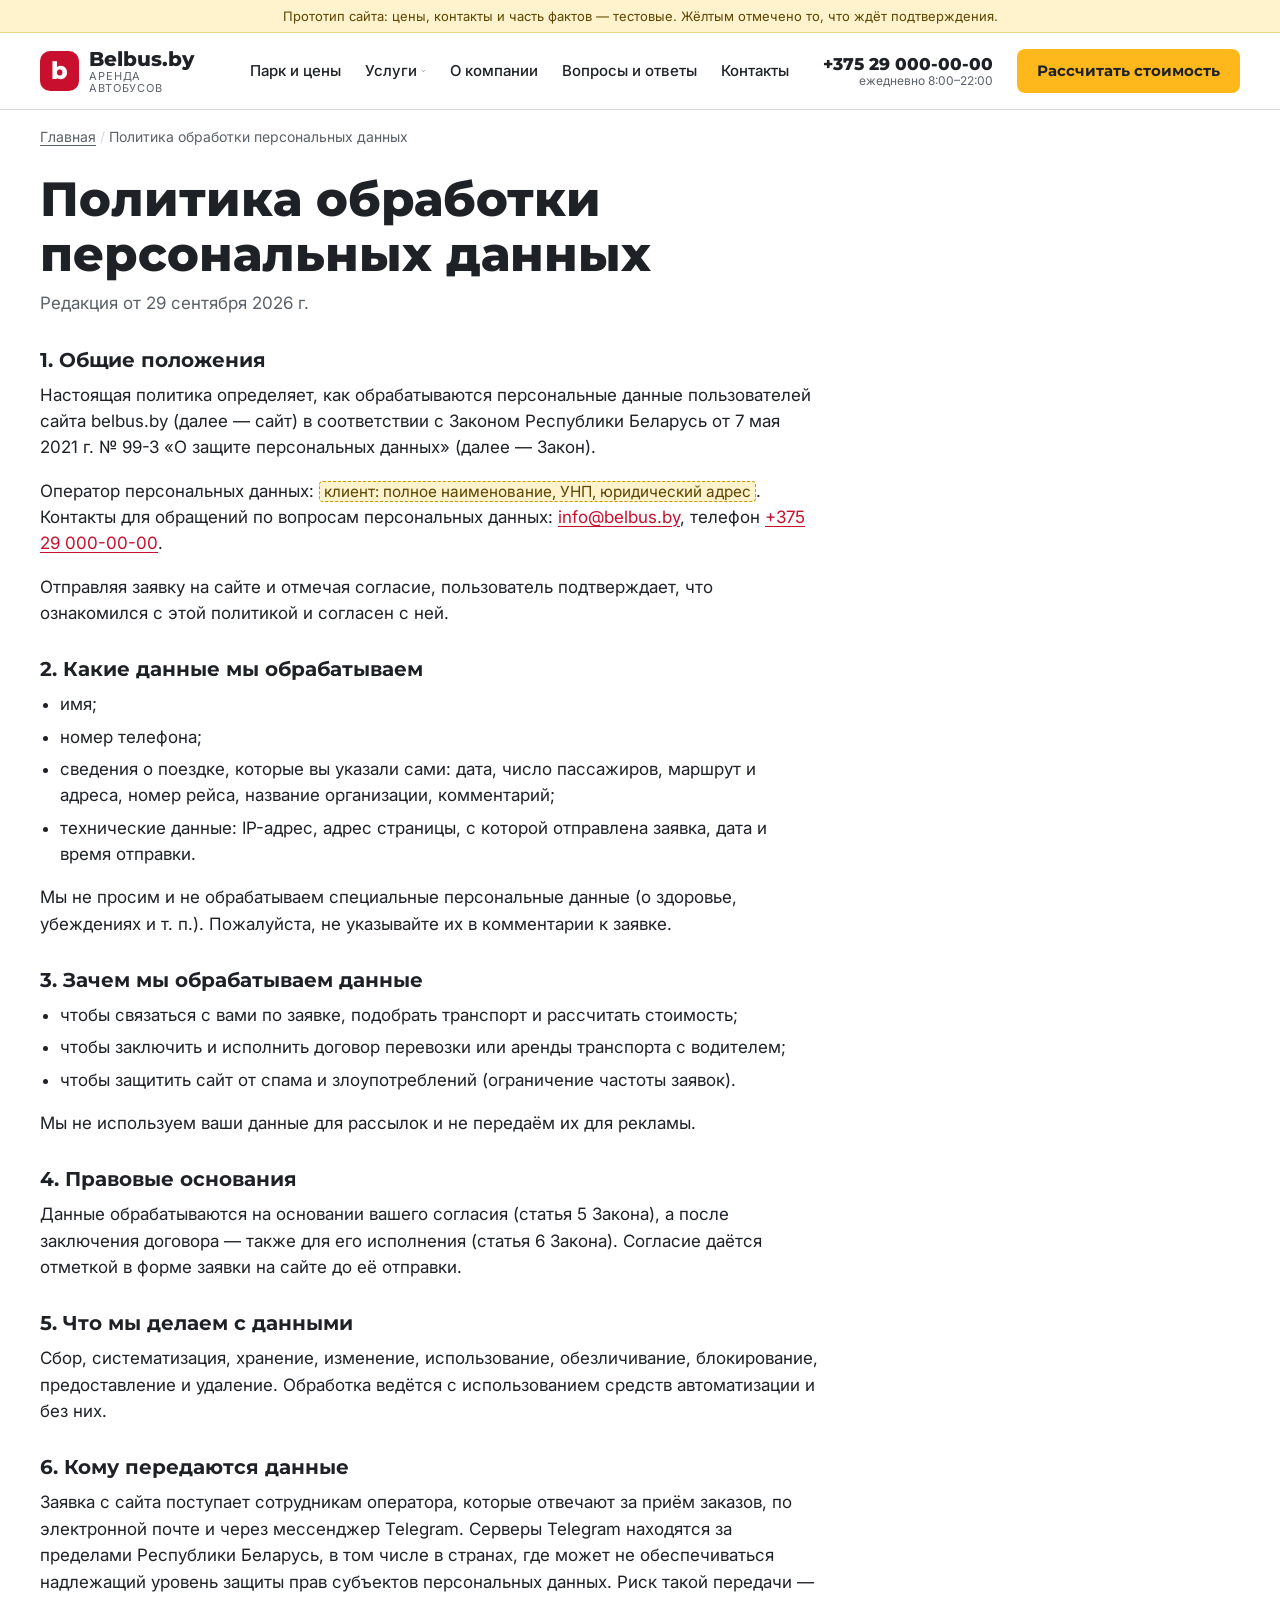
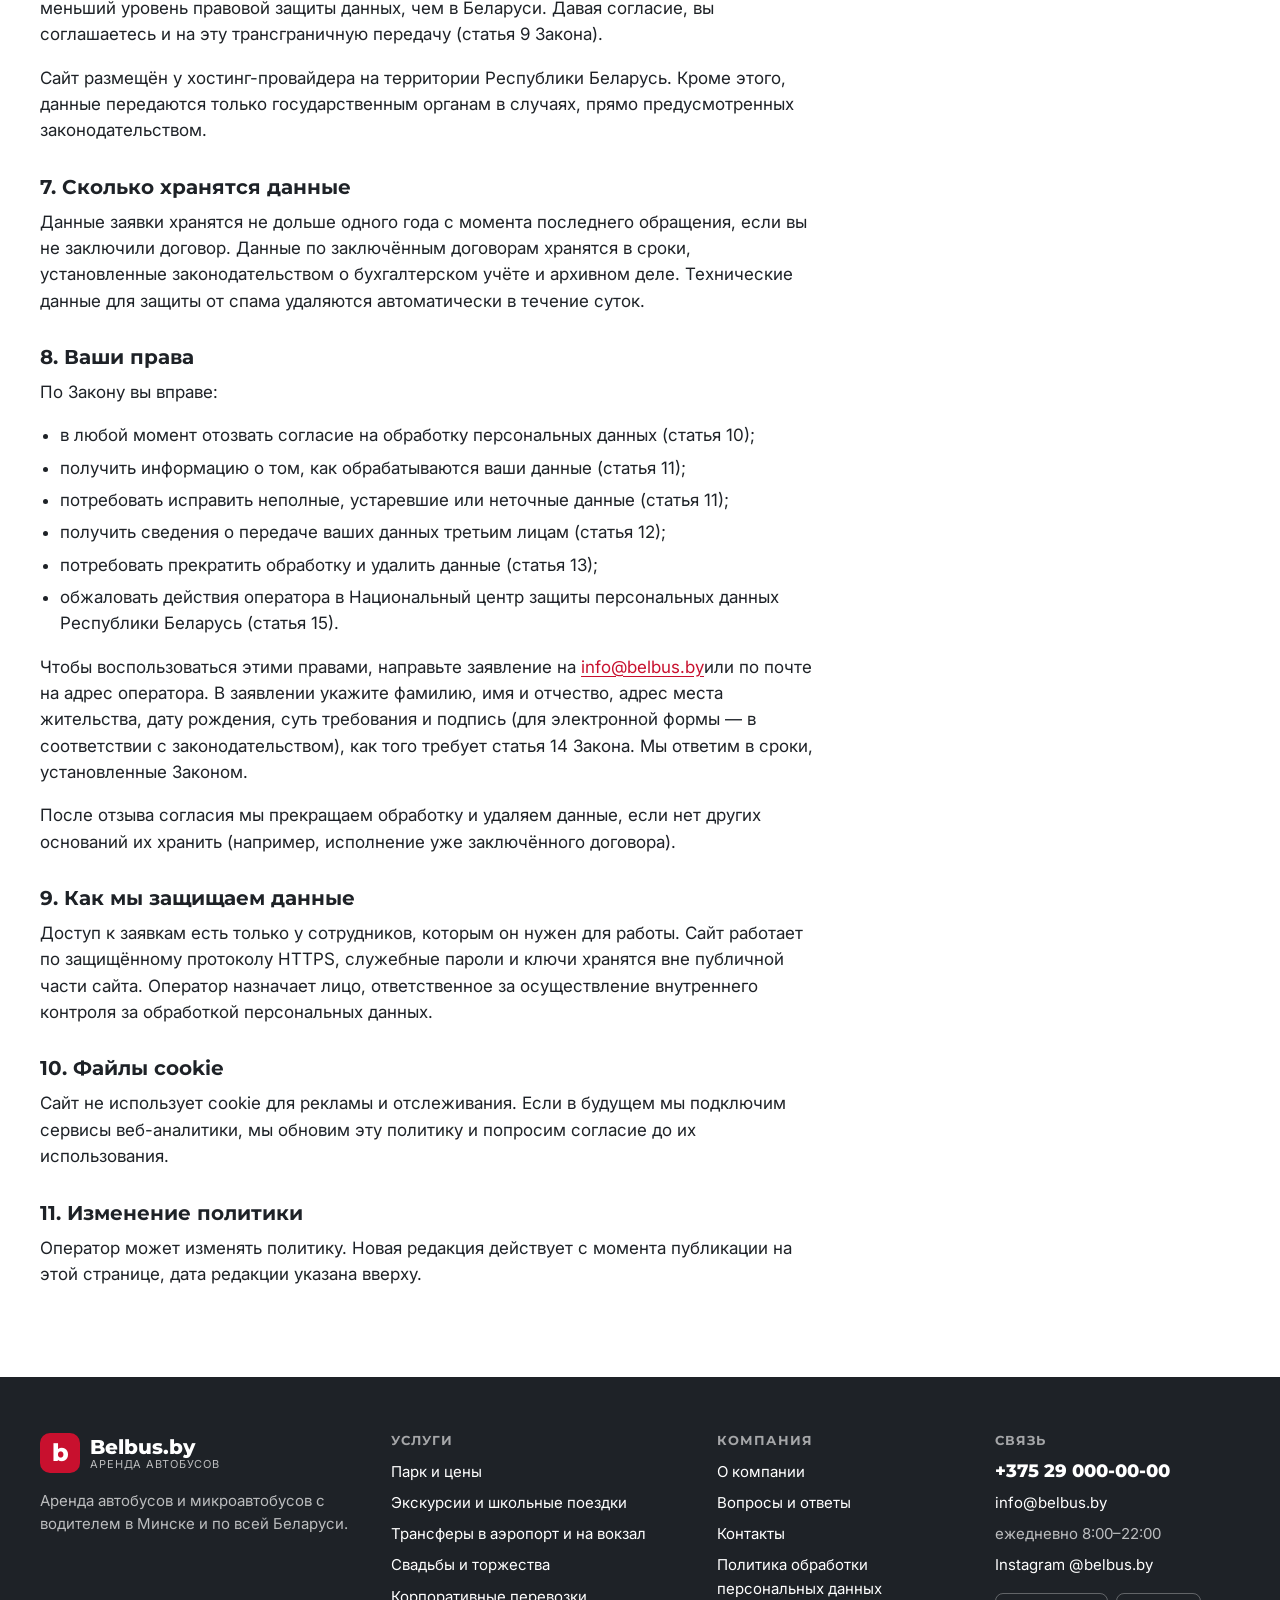
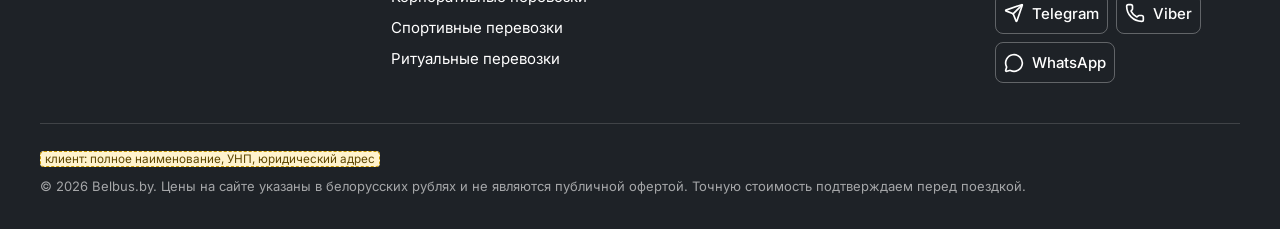
<file: politika-konfidencialnosti/index.html>
<!DOCTYPE html><html lang="ru"><head><meta charset="utf-8"><script>document.documentElement.classList.add('js')</script><meta name="viewport" content="width=device-width, initial-scale=1"><title>Политика обработки персональных данных | Belbus.by</title><meta name="description" content="Как Belbus.by обрабатывает персональные данные посетителей сайта и клиентов: какие данные, зачем, сколько хранятся и как отозвать согласие."><meta name="robots" content="noindex, nofollow"><link rel="canonical" href="https://belbus.by/politika-konfidencialnosti/"><link rel="icon" href="/favicon.svg" type="image/svg+xml"><meta name="theme-color" content="#1E2227"><meta property="og:type" content="website"><meta property="og:locale" content="ru_BY"><meta property="og:site_name" content="Belbus.by"><meta property="og:title" content="Политика обработки персональных данных | Belbus.by"><meta property="og:description" content="Как Belbus.by обрабатывает персональные данные посетителей сайта и клиентов: какие данные, зачем, сколько хранятся и как отозвать согласие."><meta property="og:url" content="https://belbus.by/politika-konfidencialnosti/"><link rel="preconnect" href="https://fonts.googleapis.com"><link rel="preconnect" href="https://fonts.gstatic.com" crossorigin><link rel="stylesheet" href="https://fonts.googleapis.com/css2?family=Inter:wght@400;500;600&family=Montserrat:wght@700;800&display=swap&subset=cyrillic,latin"><script type="application/ld+json">{"@context":"https://schema.org","@type":"LocalBusiness","@id":"https://belbus.by/#business","name":"Belbus.by","description":"Аренда автобусов и микроавтобусов с водителем в Минске и по всей Беларуси","url":"https://belbus.by/","telephone":"+375290000000","email":"info@belbus.by","areaServed":[{"@type":"City","name":"Минск"},{"@type":"Country","name":"Беларусь"}],"priceRange":"от 45 BYN/час","sameAs":["https://www.instagram.com/belbus.by/"]}</script><link rel="stylesheet" href="/_astro/BaseLayout.4TSy0RNp.css"><style>.crumbs[data-astro-cid-vx4iavld] ol[data-astro-cid-vx4iavld]{color:var(--ink-2);flex-wrap:wrap;gap:4px;margin:0;padding:16px 0 0;font-size:.875rem;list-style:none;display:flex}.crumbs[data-astro-cid-vx4iavld] li[data-astro-cid-vx4iavld]+li[data-astro-cid-vx4iavld]:before{content:"/";color:var(--line);margin-right:4px}.crumbs[data-astro-cid-vx4iavld] a[data-astro-cid-vx4iavld]{color:var(--ink-2)}.policy[data-astro-cid-qrukgvmu]{padding-top:24px}.policy__inner[data-astro-cid-qrukgvmu]{max-width:780px}.policy__inner[data-astro-cid-qrukgvmu] h1[data-astro-cid-qrukgvmu]{margin-bottom:8px}.policy__meta[data-astro-cid-qrukgvmu]{color:var(--ink-2);margin-bottom:32px}.policy__inner[data-astro-cid-qrukgvmu] h2[data-astro-cid-qrukgvmu]{margin-top:32px;font-size:1.25rem}.policy__inner[data-astro-cid-qrukgvmu] li[data-astro-cid-qrukgvmu]{margin-bottom:6px}
</style></head><body><a class="skip-link" href="#main">Перейти к содержимому</a><div class="draft" role="note" data-astro-cid-gmqfmwle>Прототип сайта: цены, контакты и часть фактов — тестовые. Жёлтым отмечено то, что ждёт подтверждения.</div><header class="header" data-header data-astro-cid-nen7h5rs><div class="container header__bar" data-astro-cid-nen7h5rs><a href="/" class="logo logo--light" aria-label="Belbus.by — на главную" data-astro-cid-f7espo7c><span class="logo__mark" aria-hidden="true" data-astro-cid-f7espo7c>b</span><span class="logo__text" data-astro-cid-f7espo7c><span class="logo__name" data-astro-cid-f7espo7c>Belbus.by</span><span class="logo__sub" data-astro-cid-f7espo7c>аренда автобусов</span></span></a><nav class="nav" id="site-nav" aria-label="Основное меню" data-nav data-astro-cid-nen7h5rs><ul class="nav__list" data-astro-cid-nen7h5rs><li data-astro-cid-nen7h5rs><a href="/park-i-ceny/" data-astro-cid-nen7h5rs>Парк и цены</a></li><li class="nav__dropdown" data-dropdown data-astro-cid-nen7h5rs><button type="button" class="nav__toggle" aria-expanded="false" aria-controls="nav-services" data-dropdown-toggle data-astro-cid-nen7h5rs>Услуги 
<svg
  class="lucide lucide-chevron-down icon " aria-hidden="true" focusable="false"
  xmlns="http://www.w3.org/2000/svg"
  width="18"
  height="18"
  viewBox="0 0 24 24"
  fill="none"
  stroke="currentColor"
  stroke-width="2"
  stroke-linecap="round"
  stroke-linejoin="round"
>
  <path d="m6 9 6 6 6-6" />
</svg>
</button><ul class="nav__sub" id="nav-services" data-astro-cid-nen7h5rs><li data-astro-cid-nen7h5rs><a href="/ekskursii/" data-astro-cid-nen7h5rs>Экскурсии и школьные поездки</a></li><li data-astro-cid-nen7h5rs><a href="/transfery/" data-astro-cid-nen7h5rs>Трансферы в аэропорт и на вокзал</a></li><li data-astro-cid-nen7h5rs><a href="/svadby/" data-astro-cid-nen7h5rs>Свадьбы и торжества</a></li><li data-astro-cid-nen7h5rs><a href="/korporativnye-perevozki/" data-astro-cid-nen7h5rs>Корпоративные перевозки</a></li><li data-astro-cid-nen7h5rs><a href="/sportivnye-perevozki/" data-astro-cid-nen7h5rs>Спортивные перевозки</a></li><li data-astro-cid-nen7h5rs><a href="/ritualnye-perevozki/" data-astro-cid-nen7h5rs>Ритуальные перевозки</a></li></ul></li><li data-astro-cid-nen7h5rs><a href="/o-kompanii/" data-astro-cid-nen7h5rs>О компании</a></li><li data-astro-cid-nen7h5rs><a href="/faq/" data-astro-cid-nen7h5rs>Вопросы и ответы</a></li><li data-astro-cid-nen7h5rs><a href="/kontakty/" data-astro-cid-nen7h5rs>Контакты</a></li></ul><div class="nav__mobile-extra" data-astro-cid-nen7h5rs><a class="nav__phone" href="tel:+375290000000" data-astro-cid-nen7h5rs>+375 29 000-00-00</a><span class="nav__schedule" data-astro-cid-nen7h5rs>ежедневно 8:00–22:00</span><ul class="messengers" data-astro-cid-laf63a3i><li data-astro-cid-laf63a3i><a href="https://t.me/belbus_by" class="messengers__link messengers__link--telegram" target="_blank" rel="noopener" aria-label="Написать в Telegram" data-astro-cid-laf63a3i>
<svg
  class="lucide lucide-send icon " aria-hidden="true" focusable="false"
  xmlns="http://www.w3.org/2000/svg"
  width="20"
  height="20"
  viewBox="0 0 24 24"
  fill="none"
  stroke="currentColor"
  stroke-width="2"
  stroke-linecap="round"
  stroke-linejoin="round"
>
  <path d="M14.536 21.686a.5.5 0 0 0 .937-.024l6.5-19a.496.496 0 0 0-.635-.635l-19 6.5a.5.5 0 0 0-.024.937l7.93 3.18a2 2 0 0 1 1.112 1.11z" />
  <path d="m21.854 2.147-10.94 10.939" />
</svg>
<span data-astro-cid-laf63a3i>Telegram</span></a></li><li data-astro-cid-laf63a3i><a href="viber://chat?number=%2B375290000000" class="messengers__link messengers__link--viber" target="_blank" rel="noopener" aria-label="Написать в Viber" data-astro-cid-laf63a3i>
<svg
  class="lucide lucide-phone icon " aria-hidden="true" focusable="false"
  xmlns="http://www.w3.org/2000/svg"
  width="20"
  height="20"
  viewBox="0 0 24 24"
  fill="none"
  stroke="currentColor"
  stroke-width="2"
  stroke-linecap="round"
  stroke-linejoin="round"
>
  <path d="M13.832 16.568a1 1 0 0 0 1.213-.303l.355-.465A2 2 0 0 1 17 15h3a2 2 0 0 1 2 2v3a2 2 0 0 1-2 2A18 18 0 0 1 2 4a2 2 0 0 1 2-2h3a2 2 0 0 1 2 2v3a2 2 0 0 1-.8 1.6l-.468.351a1 1 0 0 0-.292 1.233 14 14 0 0 0 6.392 6.384" />
</svg>
<span data-astro-cid-laf63a3i>Viber</span></a></li><li data-astro-cid-laf63a3i><a href="https://wa.me/375290000000" class="messengers__link messengers__link--whatsapp" target="_blank" rel="noopener" aria-label="Написать в WhatsApp" data-astro-cid-laf63a3i>
<svg
  class="lucide lucide-message-circle icon " aria-hidden="true" focusable="false"
  xmlns="http://www.w3.org/2000/svg"
  width="20"
  height="20"
  viewBox="0 0 24 24"
  fill="none"
  stroke="currentColor"
  stroke-width="2"
  stroke-linecap="round"
  stroke-linejoin="round"
>
  <path d="M2.992 16.342a2 2 0 0 1 .094 1.167l-1.065 3.29a1 1 0 0 0 1.236 1.168l3.413-.998a2 2 0 0 1 1.099.092 10 10 0 1 0-4.777-4.719" />
</svg>
<span data-astro-cid-laf63a3i>WhatsApp</span></a></li></ul></div></nav><div class="header__contacts" data-astro-cid-nen7h5rs><a class="header__phone" href="tel:+375290000000" data-astro-cid-nen7h5rs>+375 29 000-00-00</a><span class="header__schedule" data-astro-cid-nen7h5rs>ежедневно 8:00–22:00</span></div><a class="btn btn--primary header__cta" href="#zayavka" data-open-lead data-astro-cid-nen7h5rs>Рассчитать стоимость</a><a class="header__icon-btn header__call" href="tel:+375290000000" aria-label="Позвонить: +375 29 000-00-00" data-astro-cid-nen7h5rs>
<svg
  class="lucide lucide-phone icon " aria-hidden="true" focusable="false"
  xmlns="http://www.w3.org/2000/svg"
  width="22"
  height="22"
  viewBox="0 0 24 24"
  fill="none"
  stroke="currentColor"
  stroke-width="2"
  stroke-linecap="round"
  stroke-linejoin="round"
>
  <path d="M13.832 16.568a1 1 0 0 0 1.213-.303l.355-.465A2 2 0 0 1 17 15h3a2 2 0 0 1 2 2v3a2 2 0 0 1-2 2A18 18 0 0 1 2 4a2 2 0 0 1 2-2h3a2 2 0 0 1 2 2v3a2 2 0 0 1-.8 1.6l-.468.351a1 1 0 0 0-.292 1.233 14 14 0 0 0 6.392 6.384" />
</svg>
</a><button type="button" class="header__icon-btn header__burger" aria-expanded="false" aria-controls="site-nav" aria-label="Меню" data-burger data-astro-cid-nen7h5rs>
<svg
  class="lucide lucide-menu icon i-open" aria-hidden="true" focusable="false"
  xmlns="http://www.w3.org/2000/svg"
  width="24"
  height="24"
  viewBox="0 0 24 24"
  fill="none"
  stroke="currentColor"
  stroke-width="2"
  stroke-linecap="round"
  stroke-linejoin="round"
>
  <path d="M4 5h16" />
  <path d="M4 12h16" />
  <path d="M4 19h16" />
</svg>

<svg
  class="lucide lucide-x icon i-close" aria-hidden="true" focusable="false"
  xmlns="http://www.w3.org/2000/svg"
  width="24"
  height="24"
  viewBox="0 0 24 24"
  fill="none"
  stroke="currentColor"
  stroke-width="2"
  stroke-linecap="round"
  stroke-linejoin="round"
>
  <path d="M18 6 6 18" />
  <path d="m6 6 12 12" />
</svg>
</button></div></header><script type="module">var e=document.querySelector(`[data-header]`),t=e?.querySelector(`[data-burger]`),n=e?.querySelector(`[data-nav]`);t?.addEventListener(`click`,()=>{let r=t.getAttribute(`aria-expanded`)!==`true`;t.setAttribute(`aria-expanded`,String(r)),n?.style.setProperty(`--nav-top`,`${e.getBoundingClientRect().bottom}px`),n?.classList.toggle(`is-open`,r),document.body.classList.toggle(`no-scroll`,r)}),n?.querySelectorAll(`a`).forEach(e=>e.addEventListener(`click`,()=>{t?.setAttribute(`aria-expanded`,`false`),n.classList.remove(`is-open`),document.body.classList.remove(`no-scroll`)})),e?.querySelectorAll(`[data-dropdown]`).forEach(e=>{let t=e.querySelector(`[data-dropdown-toggle]`),n=n=>{t.setAttribute(`aria-expanded`,String(n)),e.classList.toggle(`is-open`,n)};t.addEventListener(`click`,()=>n(t.getAttribute(`aria-expanded`)!==`true`)),e.addEventListener(`keydown`,e=>{e.key===`Escape`&&(n(!1),t.focus())}),document.addEventListener(`click`,t=>{e.contains(t.target)||n(!1)})});</script><main id="main"><nav class="crumbs container" aria-label="Хлебные крошки" data-astro-cid-vx4iavld><ol data-astro-cid-vx4iavld><li data-astro-cid-vx4iavld><a href="/" data-astro-cid-vx4iavld>Главная</a></li><li data-astro-cid-vx4iavld><span aria-current="page" data-astro-cid-vx4iavld>Политика обработки персональных данных</span></li></ol><script type="application/ld+json">{"@context":"https://schema.org","@type":"BreadcrumbList","itemListElement":[{"@type":"ListItem","position":1,"name":"Главная","item":"https://belbus.by/"},{"@type":"ListItem","position":2,"name":"Политика обработки персональных данных","item":"https://belbus.by/politika-konfidencialnosti/"}]}</script></nav><article class="section policy" data-astro-cid-qrukgvmu><div class="container" data-astro-cid-qrukgvmu><div class="policy__inner prose" data-astro-cid-qrukgvmu><h1 data-astro-cid-qrukgvmu>Политика обработки персональных данных</h1><p class="policy__meta" data-astro-cid-qrukgvmu>Редакция от 29 сентября 2026 г.</p><h2 data-astro-cid-qrukgvmu>1. Общие положения</h2><p data-astro-cid-qrukgvmu>Настоящая политика определяет, как обрабатываются персональные данные пользователей сайта belbus.by (далее — сайт) в соответствии с Законом Республики Беларусь от 7 мая 2021 г. № 99-З «О защите персональных данных» (далее — Закон).</p><p data-astro-cid-qrukgvmu>Оператор персональных данных: <mark class="tbd" data-astro-cid-qrukgvmu>клиент: полное наименование, УНП, юридический адрес</mark>. Контакты для обращений по вопросам персональных данных: <a href="mailto:info@belbus.by" data-astro-cid-qrukgvmu>info@belbus.by</a>, телефон <a href="tel:+375290000000" data-astro-cid-qrukgvmu>+375 29 000-00-00</a>.</p><p data-astro-cid-qrukgvmu>Отправляя заявку на сайте и отмечая согласие, пользователь подтверждает, что ознакомился с этой политикой и согласен с ней.</p><h2 data-astro-cid-qrukgvmu>2. Какие данные мы обрабатываем</h2><ul data-astro-cid-qrukgvmu><li data-astro-cid-qrukgvmu>имя;</li><li data-astro-cid-qrukgvmu>номер телефона;</li><li data-astro-cid-qrukgvmu>сведения о поездке, которые вы указали сами: дата, число пассажиров, маршрут и адреса, номер рейса, название организации, комментарий;</li><li data-astro-cid-qrukgvmu>технические данные: IP-адрес, адрес страницы, с которой отправлена заявка, дата и время отправки.</li></ul><p data-astro-cid-qrukgvmu>Мы не просим и не обрабатываем специальные персональные данные (о здоровье, убеждениях и т. п.). Пожалуйста, не указывайте их в комментарии к заявке.</p><h2 data-astro-cid-qrukgvmu>3. Зачем мы обрабатываем данные</h2><ul data-astro-cid-qrukgvmu><li data-astro-cid-qrukgvmu>чтобы связаться с вами по заявке, подобрать транспорт и рассчитать стоимость;</li><li data-astro-cid-qrukgvmu>чтобы заключить и исполнить договор перевозки или аренды транспорта с водителем;</li><li data-astro-cid-qrukgvmu>чтобы защитить сайт от спама и злоупотреблений (ограничение частоты заявок).</li></ul><p data-astro-cid-qrukgvmu>Мы не используем ваши данные для рассылок и не передаём их для рекламы.</p><h2 data-astro-cid-qrukgvmu>4. Правовые основания</h2><p data-astro-cid-qrukgvmu>Данные обрабатываются на основании вашего согласия (статья 5 Закона), а после заключения договора — также для его исполнения (статья 6 Закона). Согласие даётся отметкой в форме заявки на сайте до её отправки.</p><h2 data-astro-cid-qrukgvmu>5. Что мы делаем с данными</h2><p data-astro-cid-qrukgvmu>Сбор, систематизация, хранение, изменение, использование, обезличивание, блокирование, предоставление и удаление. Обработка ведётся с использованием средств автоматизации и без них.</p><h2 data-astro-cid-qrukgvmu>6. Кому передаются данные</h2><p data-astro-cid-qrukgvmu>Заявка с сайта поступает сотрудникам оператора, которые отвечают за приём заказов, по электронной почте и через мессенджер Telegram. Серверы Telegram находятся за пределами Республики Беларусь, в том числе в странах, где может не обеспечиваться надлежащий уровень защиты прав субъектов персональных данных. Риск такой передачи — меньший уровень правовой защиты данных, чем в Беларуси. Давая согласие, вы соглашаетесь и на эту трансграничную передачу (статья 9 Закона).</p><p data-astro-cid-qrukgvmu>Сайт размещён у хостинг-провайдера на территории Республики Беларусь. Кроме этого, данные передаются только государственным органам в случаях, прямо предусмотренных законодательством.</p><h2 data-astro-cid-qrukgvmu>7. Сколько хранятся данные</h2><p data-astro-cid-qrukgvmu>Данные заявки хранятся не дольше одного года с момента последнего обращения, если вы не заключили договор. Данные по заключённым договорам хранятся в сроки, установленные законодательством о бухгалтерском учёте и архивном деле. Технические данные для защиты от спама удаляются автоматически в течение суток.</p><h2 data-astro-cid-qrukgvmu>8. Ваши права</h2><p data-astro-cid-qrukgvmu>По Закону вы вправе:</p><ul data-astro-cid-qrukgvmu><li data-astro-cid-qrukgvmu>в любой момент отозвать согласие на обработку персональных данных (статья 10);</li><li data-astro-cid-qrukgvmu>получить информацию о том, как обрабатываются ваши данные (статья 11);</li><li data-astro-cid-qrukgvmu>потребовать исправить неполные, устаревшие или неточные данные (статья 11);</li><li data-astro-cid-qrukgvmu>получить сведения о передаче ваших данных третьим лицам (статья 12);</li><li data-astro-cid-qrukgvmu>потребовать прекратить обработку и удалить данные (статья 13);</li><li data-astro-cid-qrukgvmu>обжаловать действия оператора в Национальный центр защиты персональных данных Республики Беларусь (статья 15).</li></ul><p data-astro-cid-qrukgvmu>Чтобы воспользоваться этими правами, направьте заявление на <a href="mailto:info@belbus.by" data-astro-cid-qrukgvmu>info@belbus.by</a>или по почте на адрес оператора. В заявлении укажите фамилию, имя и отчество, адрес места жительства, дату рождения, суть требования и подпись (для электронной формы — в соответствии с законодательством), как того требует статья 14 Закона. Мы ответим в сроки, установленные Законом.</p><p data-astro-cid-qrukgvmu>После отзыва согласия мы прекращаем обработку и удаляем данные, если нет других оснований их хранить (например, исполнение уже заключённого договора).</p><h2 data-astro-cid-qrukgvmu>9. Как мы защищаем данные</h2><p data-astro-cid-qrukgvmu>Доступ к заявкам есть только у сотрудников, которым он нужен для работы. Сайт работает по защищённому протоколу HTTPS, служебные пароли и ключи хранятся вне публичной части сайта. Оператор назначает лицо, ответственное за осуществление внутреннего контроля за обработкой персональных данных.</p><h2 data-astro-cid-qrukgvmu>10. Файлы cookie</h2><p data-astro-cid-qrukgvmu>Сайт не использует cookie для рекламы и отслеживания. Если в будущем мы подключим сервисы веб-аналитики, мы обновим эту политику и попросим согласие до их использования.</p><h2 data-astro-cid-qrukgvmu>11. Изменение политики</h2><p data-astro-cid-qrukgvmu>Оператор может изменять политику. Новая редакция действует с момента публикации на этой странице, дата редакции указана вверху.</p></div></div></article></main><footer class="footer" data-astro-cid-jo6i4kqk><div class="container" data-astro-cid-jo6i4kqk><div class="footer__top" data-astro-cid-jo6i4kqk><div class="footer__about" data-astro-cid-jo6i4kqk><a href="/" class="logo logo--dark" aria-label="Belbus.by — на главную" data-astro-cid-f7espo7c><span class="logo__mark" aria-hidden="true" data-astro-cid-f7espo7c>b</span><span class="logo__text" data-astro-cid-f7espo7c><span class="logo__name" data-astro-cid-f7espo7c>Belbus.by</span><span class="logo__sub" data-astro-cid-f7espo7c>аренда автобусов</span></span></a><p data-astro-cid-jo6i4kqk>Аренда автобусов и микроавтобусов с водителем в Минске и по всей Беларуси.</p></div><nav class="footer__col" aria-label="Услуги" data-astro-cid-jo6i4kqk><h2 class="footer__title" data-astro-cid-jo6i4kqk>Услуги</h2><ul data-astro-cid-jo6i4kqk><li data-astro-cid-jo6i4kqk><a href="/park-i-ceny/" data-astro-cid-jo6i4kqk>Парк и цены</a></li><li data-astro-cid-jo6i4kqk><a href="/ekskursii/" data-astro-cid-jo6i4kqk>Экскурсии и школьные поездки</a></li><li data-astro-cid-jo6i4kqk><a href="/transfery/" data-astro-cid-jo6i4kqk>Трансферы в аэропорт и на вокзал</a></li><li data-astro-cid-jo6i4kqk><a href="/svadby/" data-astro-cid-jo6i4kqk>Свадьбы и торжества</a></li><li data-astro-cid-jo6i4kqk><a href="/korporativnye-perevozki/" data-astro-cid-jo6i4kqk>Корпоративные перевозки</a></li><li data-astro-cid-jo6i4kqk><a href="/sportivnye-perevozki/" data-astro-cid-jo6i4kqk>Спортивные перевозки</a></li><li data-astro-cid-jo6i4kqk><a href="/ritualnye-perevozki/" data-astro-cid-jo6i4kqk>Ритуальные перевозки</a></li></ul></nav><nav class="footer__col" aria-label="Компания" data-astro-cid-jo6i4kqk><h2 class="footer__title" data-astro-cid-jo6i4kqk>Компания</h2><ul data-astro-cid-jo6i4kqk><li data-astro-cid-jo6i4kqk><a href="/o-kompanii/" data-astro-cid-jo6i4kqk>О компании</a></li><li data-astro-cid-jo6i4kqk><a href="/faq/" data-astro-cid-jo6i4kqk>Вопросы и ответы</a></li><li data-astro-cid-jo6i4kqk><a href="/kontakty/" data-astro-cid-jo6i4kqk>Контакты</a></li><li data-astro-cid-jo6i4kqk><a href="/politika-konfidencialnosti/" data-astro-cid-jo6i4kqk>Политика обработки персональных данных</a></li></ul></nav><div class="footer__col" data-astro-cid-jo6i4kqk><h2 class="footer__title" data-astro-cid-jo6i4kqk>Связь</h2><ul data-astro-cid-jo6i4kqk><li data-astro-cid-jo6i4kqk><a class="footer__phone" href="tel:+375290000000" data-astro-cid-jo6i4kqk>+375 29 000-00-00</a></li><li data-astro-cid-jo6i4kqk><a href="mailto:info@belbus.by" data-astro-cid-jo6i4kqk>info@belbus.by</a></li><li class="footer__muted" data-astro-cid-jo6i4kqk>ежедневно 8:00–22:00</li><li data-astro-cid-jo6i4kqk><a href="https://www.instagram.com/belbus.by/" target="_blank" rel="noopener" data-astro-cid-jo6i4kqk>Instagram @belbus.by</a></li></ul><ul class="messengers footer__messengers" data-astro-cid-laf63a3i><li data-astro-cid-laf63a3i><a href="https://t.me/belbus_by" class="messengers__link messengers__link--telegram" target="_blank" rel="noopener" aria-label="Написать в Telegram" data-astro-cid-laf63a3i>
<svg
  class="lucide lucide-send icon " aria-hidden="true" focusable="false"
  xmlns="http://www.w3.org/2000/svg"
  width="20"
  height="20"
  viewBox="0 0 24 24"
  fill="none"
  stroke="currentColor"
  stroke-width="2"
  stroke-linecap="round"
  stroke-linejoin="round"
>
  <path d="M14.536 21.686a.5.5 0 0 0 .937-.024l6.5-19a.496.496 0 0 0-.635-.635l-19 6.5a.5.5 0 0 0-.024.937l7.93 3.18a2 2 0 0 1 1.112 1.11z" />
  <path d="m21.854 2.147-10.94 10.939" />
</svg>
<span data-astro-cid-laf63a3i>Telegram</span></a></li><li data-astro-cid-laf63a3i><a href="viber://chat?number=%2B375290000000" class="messengers__link messengers__link--viber" target="_blank" rel="noopener" aria-label="Написать в Viber" data-astro-cid-laf63a3i>
<svg
  class="lucide lucide-phone icon " aria-hidden="true" focusable="false"
  xmlns="http://www.w3.org/2000/svg"
  width="20"
  height="20"
  viewBox="0 0 24 24"
  fill="none"
  stroke="currentColor"
  stroke-width="2"
  stroke-linecap="round"
  stroke-linejoin="round"
>
  <path d="M13.832 16.568a1 1 0 0 0 1.213-.303l.355-.465A2 2 0 0 1 17 15h3a2 2 0 0 1 2 2v3a2 2 0 0 1-2 2A18 18 0 0 1 2 4a2 2 0 0 1 2-2h3a2 2 0 0 1 2 2v3a2 2 0 0 1-.8 1.6l-.468.351a1 1 0 0 0-.292 1.233 14 14 0 0 0 6.392 6.384" />
</svg>
<span data-astro-cid-laf63a3i>Viber</span></a></li><li data-astro-cid-laf63a3i><a href="https://wa.me/375290000000" class="messengers__link messengers__link--whatsapp" target="_blank" rel="noopener" aria-label="Написать в WhatsApp" data-astro-cid-laf63a3i>
<svg
  class="lucide lucide-message-circle icon " aria-hidden="true" focusable="false"
  xmlns="http://www.w3.org/2000/svg"
  width="20"
  height="20"
  viewBox="0 0 24 24"
  fill="none"
  stroke="currentColor"
  stroke-width="2"
  stroke-linecap="round"
  stroke-linejoin="round"
>
  <path d="M2.992 16.342a2 2 0 0 1 .094 1.167l-1.065 3.29a1 1 0 0 0 1.236 1.168l3.413-.998a2 2 0 0 1 1.099.092 10 10 0 1 0-4.777-4.719" />
</svg>
<span data-astro-cid-laf63a3i>WhatsApp</span></a></li></ul></div></div><div class="footer__legal" data-astro-cid-jo6i4kqk><p data-astro-cid-jo6i4kqk><mark class="tbd" data-astro-cid-jo6i4kqk>клиент: полное наименование, УНП, юридический адрес</mark></p><p data-astro-cid-jo6i4kqk>© 2026 Belbus.by. Цены на сайте указаны в белорусских рублях и не являются публичной офертой. Точную стоимость подтверждаем перед поездкой.</p></div></div></footer><div class="mobilebar" data-mobilebar data-astro-cid-v3ixspr5><a class="btn btn--primary" href="tel:+375290000000" data-astro-cid-v3ixspr5>
<svg
  class="lucide lucide-phone icon " aria-hidden="true" focusable="false"
  xmlns="http://www.w3.org/2000/svg"
  width="24"
  height="24"
  viewBox="0 0 24 24"
  fill="none"
  stroke="currentColor"
  stroke-width="2"
  stroke-linecap="round"
  stroke-linejoin="round"
>
  <path d="M13.832 16.568a1 1 0 0 0 1.213-.303l.355-.465A2 2 0 0 1 17 15h3a2 2 0 0 1 2 2v3a2 2 0 0 1-2 2A18 18 0 0 1 2 4a2 2 0 0 1 2-2h3a2 2 0 0 1 2 2v3a2 2 0 0 1-.8 1.6l-.468.351a1 1 0 0 0-.292 1.233 14 14 0 0 0 6.392 6.384" />
</svg>
 Позвонить</a><details class="mobilebar__write" data-astro-cid-v3ixspr5><summary class="btn btn--outline" data-astro-cid-v3ixspr5>
<svg
  class="lucide lucide-message-circle icon " aria-hidden="true" focusable="false"
  xmlns="http://www.w3.org/2000/svg"
  width="24"
  height="24"
  viewBox="0 0 24 24"
  fill="none"
  stroke="currentColor"
  stroke-width="2"
  stroke-linecap="round"
  stroke-linejoin="round"
>
  <path d="M2.992 16.342a2 2 0 0 1 .094 1.167l-1.065 3.29a1 1 0 0 0 1.236 1.168l3.413-.998a2 2 0 0 1 1.099.092 10 10 0 1 0-4.777-4.719" />
</svg>
 Написать</summary><ul class="mobilebar__menu" data-astro-cid-v3ixspr5><li data-astro-cid-v3ixspr5><a href="https://t.me/belbus_by" target="_blank" rel="noopener" data-astro-cid-v3ixspr5>Telegram</a></li><li data-astro-cid-v3ixspr5><a href="viber://chat?number=%2B375290000000" target="_blank" rel="noopener" data-astro-cid-v3ixspr5>Viber</a></li><li data-astro-cid-v3ixspr5><a href="https://wa.me/375290000000" target="_blank" rel="noopener" data-astro-cid-v3ixspr5>WhatsApp</a></li></ul></details></div><script type="module">var e=window.matchMedia(`(prefers-reduced-motion: reduce)`).matches;document.querySelectorAll(`[data-reveal-stagger]`).forEach(e=>{e.querySelectorAll(`[data-reveal]`).forEach((e,t)=>e.style.setProperty(`--reveal-i`,String(t)))});var t=document.querySelectorAll(`[data-reveal]`);if(e||!(`IntersectionObserver`in window))t.forEach(e=>e.classList.add(`is-revealed`));else{let e=new IntersectionObserver(t=>{for(let n of t)n.isIntersecting&&(n.target.classList.add(`is-revealed`),e.unobserve(n.target))},{rootMargin:`0px 0px -10% 0px`,threshold:.1});t.forEach(t=>e.observe(t))}</script><style>astro-island,astro-slot,astro-static-slot{display:contents}</style><script>(()=>{var l=(n,t)=>{let i=async()=>{await(await n())()},e=typeof t.value=="object"?t.value:void 0,s={timeout:e==null?void 0:e.timeout};"requestIdleCallback"in window?window.requestIdleCallback(i,s):setTimeout(i,s.timeout||200)};(self.Astro||(self.Astro={})).idle=l;window.dispatchEvent(new Event("astro:idle"));})();</script><script>(()=>{var g=Object.defineProperty;var w=(a,s,c)=>s in a?g(a,s,{enumerable:!0,configurable:!0,writable:!0,value:c}):a[s]=c;var l=(a,s,c)=>w(a,typeof s!="symbol"?s+"":s,c);var E=new Set(["__proto__","constructor","prototype"]);{let a={0:t=>y(t),1:t=>c(t),2:t=>new RegExp(t),3:t=>new Date(t),4:t=>new Map(c(t)),5:t=>new Set(c(t)),6:t=>BigInt(t),7:t=>new URL(t),8:t=>new Uint8Array(t),9:t=>new Uint16Array(t),10:t=>new Uint32Array(t),11:t=>Number.POSITIVE_INFINITY*t},s=t=>{let[p,e]=t;return p in a?a[p](e):void 0},c=t=>t.map(s),y=t=>typeof t!="object"||t===null?t:Object.fromEntries(Object.entries(t).map(([p,e])=>[p,s(e)]));class f extends HTMLElement{constructor(){super(...arguments);l(this,"Component");l(this,"hydrator");l(this,"hydrate",async()=>{var b;if(!this.hydrator||!this.isConnected)return;let e=(b=this.parentElement)==null?void 0:b.closest("astro-island[ssr]");if(e){e.addEventListener("astro:hydrate",this.hydrate,{once:!0});return}let r=this.querySelectorAll("astro-slot"),n={},d=this.querySelectorAll("template[data-astro-template]");for(let o of d){let i=o.closest(this.tagName);i!=null&&i.isSameNode(this)&&(n[o.getAttribute("data-astro-template")||"default"]=o.innerHTML,o.remove())}for(let o of r){let i=o.closest(this.tagName);i!=null&&i.isSameNode(this)&&(n[o.getAttribute("name")||"default"]=o.innerHTML)}let u;try{u=this.hasAttribute("props")?y(JSON.parse(this.getAttribute("props"))):{}}catch(o){let i=this.getAttribute("component-url")||"<unknown>",v=this.getAttribute("component-export");throw v&&(i+=` (export ${v})`),console.error(`[hydrate] Error parsing props for component ${i}`,this.getAttribute("props"),o),o}let h;await this.hydrator(this)(this.Component,u,n,{client:this.getAttribute("client")}),this.removeAttribute("ssr"),this.dispatchEvent(new CustomEvent("astro:hydrate"))});l(this,"unmount",()=>{this.isConnected||this.dispatchEvent(new CustomEvent("astro:unmount"))})}disconnectedCallback(){document.removeEventListener("astro:after-swap",this.unmount),document.addEventListener("astro:after-swap",this.unmount,{once:!0})}connectedCallback(){if(!this.hasAttribute("await-children")||document.readyState==="interactive"||document.readyState==="complete")this.childrenConnectedCallback();else{let e=()=>{document.removeEventListener("DOMContentLoaded",e),r.disconnect(),this.childrenConnectedCallback()},r=new MutationObserver(()=>{var n;((n=this.lastChild)==null?void 0:n.nodeType)===Node.COMMENT_NODE&&this.lastChild.nodeValue==="astro:end"&&(this.lastChild.remove(),e())});r.observe(this,{childList:!0}),document.addEventListener("DOMContentLoaded",e)}}async childrenConnectedCallback(){let e=this.getAttribute("before-hydration-url");e&&await import(e),this.start()}getRetryImportUrl(e){let r=new URL(e,document.baseURI);return r.searchParams.set("astro-retry",Date.now().toString()),r.toString()}async importWithRetry(e){try{return await import(e)}catch(r){return await new Promise(n=>setTimeout(n,1e3)),import(this.getRetryImportUrl(e))}}handleHydrationError(e){let r=this.getAttribute("component-url"),n=new CustomEvent("astro:hydration-error",{cancelable:!0,bubbles:!0,composed:!0,detail:{error:e,componentUrl:r}});this.dispatchEvent(n)&&console.error(`[astro-island] Error hydrating ${r}`,e)}async start(){let e=JSON.parse(this.getAttribute("opts")),r=this.getAttribute("client");if(Astro[r]===void 0){window.addEventListener(`astro:${r}`,()=>this.start(),{once:!0});return}try{await Astro[r](async()=>{let n=this.getAttribute("renderer-url");try{let[d,{default:u}]=await Promise.all([this.importWithRetry(this.getAttribute("component-url")),n?this.importWithRetry(n):Promise.resolve({default:()=>()=>{}})]),h=this.getAttribute("component-export")||"default";if(h.includes(".")){this.Component=d;for(let m of h.split(".")){if(E.has(m)||!this.Component||typeof this.Component!="object"&&typeof this.Component!="function"||!Object.hasOwn(this.Component,m))throw new Error(`Invalid component export path: ${h}`);this.Component=this.Component[m]}}else{if(E.has(h))throw new Error(`Invalid component export path: ${h}`);this.Component=d[h]}return this.hydrator=u,this.hydrate}catch(d){return this.handleHydrationError(d),()=>{}}},e,this)}catch(n){this.handleHydrationError(n)}}attributeChangedCallback(){this.hydrate()}}l(f,"observedAttributes",["props"]),customElements.get("astro-island")||customElements.define("astro-island",f)}})();</script><astro-island uid="VROw6" prefix="r1" component-url="/_astro/LeadModal.CjaKNeFd.js" component-export="default" renderer-url="/_astro/client.CLhIxG29.js" props="{&quot;variant&quot;:[0,{&quot;title&quot;:[0,&quot;Оставьте заявку — подберём машину и назовём цену&quot;],&quot;button&quot;:[0,&quot;Отправить заявку&quot;],&quot;fields&quot;:[1,[[0,{&quot;name&quot;:[0,&quot;people&quot;],&quot;label&quot;:[0,&quot;Сколько человек&quot;],&quot;type&quot;:[0,&quot;number&quot;],&quot;placeholder&quot;:[0,&quot;например, 20&quot;]}],[0,{&quot;name&quot;:[0,&quot;route&quot;],&quot;label&quot;:[0,&quot;Откуда и куда&quot;],&quot;type&quot;:[0,&quot;text&quot;],&quot;placeholder&quot;:[0,&quot;необязательно&quot;]}],[0,{&quot;name&quot;:[0,&quot;comment&quot;],&quot;label&quot;:[0,&quot;Комментарий&quot;],&quot;type&quot;:[0,&quot;textarea&quot;],&quot;placeholder&quot;:[0,&quot;необязательно&quot;]}]]]}],&quot;variantId&quot;:[0,&quot;default&quot;],&quot;texts&quot;:[0,{&quot;noteHtml&quot;:[0,&quot;&lt;p&gt;Перезвоним в течение 15 минут в рабочее время (ежедневно 8:00–22:00). Номер нужен только для связи по вашей поездке.&lt;/p&gt;&quot;],&quot;consentHtml&quot;:[0,&quot;&lt;p&gt;Даю согласие на обработку моих персональных данных для ответа на заявку, в том числе на их передачу в Telegram, на условиях &lt;a href=\&quot;/politika-konfidencialnosti/\&quot;&gt;Политики обработки персональных данных&lt;/a&gt;.&lt;/p&gt;&quot;],&quot;successHtml&quot;:[0,&quot;&lt;p&gt;&lt;strong&gt;Заявка принята.&lt;/strong&gt; Перезвоним в течение 15 минут.&lt;/p&gt;&lt;p&gt;Если удобнее переписка, напишите нам в &lt;a href=\&quot;https://t.me/belbus_by\&quot; target=\&quot;_blank\&quot; rel=\&quot;noopener\&quot;&gt;Telegram&lt;/a&gt;.&lt;/p&gt;&quot;],&quot;phoneDisplay&quot;:[0,&quot;+375 29 000-00-00&quot;],&quot;phoneHref&quot;:[0,&quot;+375290000000&quot;]}]}" ssr client="idle" opts="{&quot;name&quot;:&quot;LeadModal&quot;,&quot;value&quot;:true}" await-children><dialog class="lead-modal" aria-labelledby="lead-modal-title"><div class="lead-modal__box"><div class="lead-modal__head"><h2 id="lead-modal-title">Оставьте заявку — подберём машину и назовём цену</h2><button type="button" class="lead-modal__close" aria-label="Закрыть">×</button></div><form class="lead" noValidate="" aria-labelledby="lead-modal-title" action="/api/lead.php" method="post"><input type="hidden" name="calc" value=""/><input type="hidden" name="variant" value="default"/><input type="hidden" name="page" value=""/><div class="lead__hp" aria-hidden="true"><label for="_r1R_2_-website">Не заполняйте это поле</label><input id="_r1R_2_-website" type="text" tabindex="-1" autoComplete="off" name="website"/></div><div class="lead__grid"><div class="lead__field"><label for="_r1R_2_-name">Имя</label><input id="_r1R_2_-name" type="text" autoComplete="name" required="" name="name"/></div><div class="lead__field"><label for="_r1R_2_-phone">Телефон</label><input id="_r1R_2_-phone" type="tel" inputMode="tel" autoComplete="tel" placeholder="+375" required="" name="phone"/></div><div class="lead__field"><label for="_r1R_2_-date">Дата поездки</label><input id="_r1R_2_-date" type="date" name="date"/></div><div class="lead__field"><label for="_r1R_2_-people">Сколько человек</label><input id="_r1R_2_-people" placeholder="например, 20" type="number" min="1" max="500" inputMode="numeric" name="people"/></div><div class="lead__field"><label for="_r1R_2_-route">Откуда и куда</label><input id="_r1R_2_-route" placeholder="необязательно" type="text" name="route"/></div><div class="lead__field lead__field--wide"><label for="_r1R_2_-comment">Комментарий</label><textarea id="_r1R_2_-comment" name="comment" placeholder="необязательно" rows="3"></textarea></div></div><div class="lead__consent"><label class="lead__check"><input type="checkbox" required="" name="consent" value="1"/><span>Даю согласие на обработку моих персональных данных для ответа на заявку, в том числе на их передачу в Telegram, на условиях <a href="/politika-konfidencialnosti/">Политики обработки персональных данных</a>.</span></label></div><button type="submit" class="btn btn--primary lead__submit">Отправить заявку</button><div class="lead__note"><p>Перезвоним в течение 15 минут в рабочее время (ежедневно 8:00–22:00). Номер нужен только для связи по вашей поездке.</p></div></form></div></dialog><!--astro:end--></astro-island></body></html>
</file>
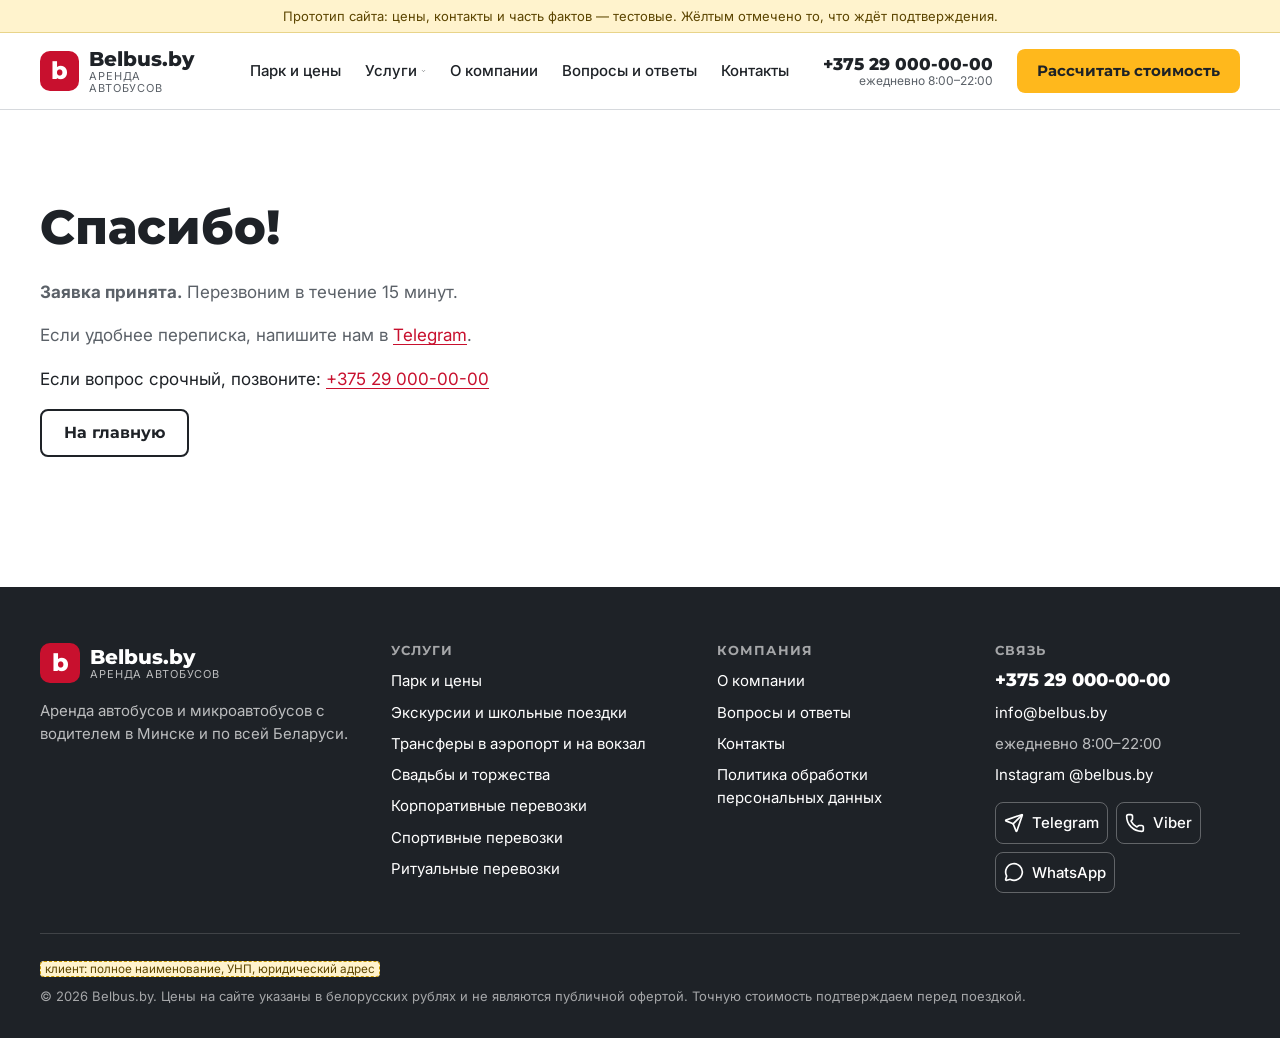
<file: spasibo/index.html>
<!DOCTYPE html><html lang="ru"><head><meta charset="utf-8"><script>document.documentElement.classList.add('js')</script><meta name="viewport" content="width=device-width, initial-scale=1"><title>Заявка принята | Belbus.by</title><meta name="description" content="Заявка принята, мы перезвоним."><meta name="robots" content="noindex, nofollow"><link rel="canonical" href="https://belbus.by/spasibo/"><link rel="icon" href="/favicon.svg" type="image/svg+xml"><meta name="theme-color" content="#1E2227"><meta property="og:type" content="website"><meta property="og:locale" content="ru_BY"><meta property="og:site_name" content="Belbus.by"><meta property="og:title" content="Заявка принята | Belbus.by"><meta property="og:description" content="Заявка принята, мы перезвоним."><meta property="og:url" content="https://belbus.by/spasibo/"><link rel="preconnect" href="https://fonts.googleapis.com"><link rel="preconnect" href="https://fonts.gstatic.com" crossorigin><link rel="stylesheet" href="https://fonts.googleapis.com/css2?family=Inter:wght@400;500;600&family=Montserrat:wght@700;800&display=swap&subset=cyrillic,latin"><script type="application/ld+json">{"@context":"https://schema.org","@type":"LocalBusiness","@id":"https://belbus.by/#business","name":"Belbus.by","description":"Аренда автобусов и микроавтобусов с водителем в Минске и по всей Беларуси","url":"https://belbus.by/","telephone":"+375290000000","email":"info@belbus.by","areaServed":[{"@type":"City","name":"Минск"},{"@type":"Country","name":"Беларусь"}],"priceRange":"от 45 BYN/час","sameAs":["https://www.instagram.com/belbus.by/"]}</script><link rel="stylesheet" href="/_astro/BaseLayout.4TSy0RNp.css"></head><body><a class="skip-link" href="#main">Перейти к содержимому</a><div class="draft" role="note" data-astro-cid-gmqfmwle>Прототип сайта: цены, контакты и часть фактов — тестовые. Жёлтым отмечено то, что ждёт подтверждения.</div><header class="header" data-header data-astro-cid-nen7h5rs><div class="container header__bar" data-astro-cid-nen7h5rs><a href="/" class="logo logo--light" aria-label="Belbus.by — на главную" data-astro-cid-f7espo7c><span class="logo__mark" aria-hidden="true" data-astro-cid-f7espo7c>b</span><span class="logo__text" data-astro-cid-f7espo7c><span class="logo__name" data-astro-cid-f7espo7c>Belbus.by</span><span class="logo__sub" data-astro-cid-f7espo7c>аренда автобусов</span></span></a><nav class="nav" id="site-nav" aria-label="Основное меню" data-nav data-astro-cid-nen7h5rs><ul class="nav__list" data-astro-cid-nen7h5rs><li data-astro-cid-nen7h5rs><a href="/park-i-ceny/" data-astro-cid-nen7h5rs>Парк и цены</a></li><li class="nav__dropdown" data-dropdown data-astro-cid-nen7h5rs><button type="button" class="nav__toggle" aria-expanded="false" aria-controls="nav-services" data-dropdown-toggle data-astro-cid-nen7h5rs>Услуги 
<svg
  class="lucide lucide-chevron-down icon " aria-hidden="true" focusable="false"
  xmlns="http://www.w3.org/2000/svg"
  width="18"
  height="18"
  viewBox="0 0 24 24"
  fill="none"
  stroke="currentColor"
  stroke-width="2"
  stroke-linecap="round"
  stroke-linejoin="round"
>
  <path d="m6 9 6 6 6-6" />
</svg>
</button><ul class="nav__sub" id="nav-services" data-astro-cid-nen7h5rs><li data-astro-cid-nen7h5rs><a href="/ekskursii/" data-astro-cid-nen7h5rs>Экскурсии и школьные поездки</a></li><li data-astro-cid-nen7h5rs><a href="/transfery/" data-astro-cid-nen7h5rs>Трансферы в аэропорт и на вокзал</a></li><li data-astro-cid-nen7h5rs><a href="/svadby/" data-astro-cid-nen7h5rs>Свадьбы и торжества</a></li><li data-astro-cid-nen7h5rs><a href="/korporativnye-perevozki/" data-astro-cid-nen7h5rs>Корпоративные перевозки</a></li><li data-astro-cid-nen7h5rs><a href="/sportivnye-perevozki/" data-astro-cid-nen7h5rs>Спортивные перевозки</a></li><li data-astro-cid-nen7h5rs><a href="/ritualnye-perevozki/" data-astro-cid-nen7h5rs>Ритуальные перевозки</a></li></ul></li><li data-astro-cid-nen7h5rs><a href="/o-kompanii/" data-astro-cid-nen7h5rs>О компании</a></li><li data-astro-cid-nen7h5rs><a href="/faq/" data-astro-cid-nen7h5rs>Вопросы и ответы</a></li><li data-astro-cid-nen7h5rs><a href="/kontakty/" data-astro-cid-nen7h5rs>Контакты</a></li></ul><div class="nav__mobile-extra" data-astro-cid-nen7h5rs><a class="nav__phone" href="tel:+375290000000" data-astro-cid-nen7h5rs>+375 29 000-00-00</a><span class="nav__schedule" data-astro-cid-nen7h5rs>ежедневно 8:00–22:00</span><ul class="messengers" data-astro-cid-laf63a3i><li data-astro-cid-laf63a3i><a href="https://t.me/belbus_by" class="messengers__link messengers__link--telegram" target="_blank" rel="noopener" aria-label="Написать в Telegram" data-astro-cid-laf63a3i>
<svg
  class="lucide lucide-send icon " aria-hidden="true" focusable="false"
  xmlns="http://www.w3.org/2000/svg"
  width="20"
  height="20"
  viewBox="0 0 24 24"
  fill="none"
  stroke="currentColor"
  stroke-width="2"
  stroke-linecap="round"
  stroke-linejoin="round"
>
  <path d="M14.536 21.686a.5.5 0 0 0 .937-.024l6.5-19a.496.496 0 0 0-.635-.635l-19 6.5a.5.5 0 0 0-.024.937l7.93 3.18a2 2 0 0 1 1.112 1.11z" />
  <path d="m21.854 2.147-10.94 10.939" />
</svg>
<span data-astro-cid-laf63a3i>Telegram</span></a></li><li data-astro-cid-laf63a3i><a href="viber://chat?number=%2B375290000000" class="messengers__link messengers__link--viber" target="_blank" rel="noopener" aria-label="Написать в Viber" data-astro-cid-laf63a3i>
<svg
  class="lucide lucide-phone icon " aria-hidden="true" focusable="false"
  xmlns="http://www.w3.org/2000/svg"
  width="20"
  height="20"
  viewBox="0 0 24 24"
  fill="none"
  stroke="currentColor"
  stroke-width="2"
  stroke-linecap="round"
  stroke-linejoin="round"
>
  <path d="M13.832 16.568a1 1 0 0 0 1.213-.303l.355-.465A2 2 0 0 1 17 15h3a2 2 0 0 1 2 2v3a2 2 0 0 1-2 2A18 18 0 0 1 2 4a2 2 0 0 1 2-2h3a2 2 0 0 1 2 2v3a2 2 0 0 1-.8 1.6l-.468.351a1 1 0 0 0-.292 1.233 14 14 0 0 0 6.392 6.384" />
</svg>
<span data-astro-cid-laf63a3i>Viber</span></a></li><li data-astro-cid-laf63a3i><a href="https://wa.me/375290000000" class="messengers__link messengers__link--whatsapp" target="_blank" rel="noopener" aria-label="Написать в WhatsApp" data-astro-cid-laf63a3i>
<svg
  class="lucide lucide-message-circle icon " aria-hidden="true" focusable="false"
  xmlns="http://www.w3.org/2000/svg"
  width="20"
  height="20"
  viewBox="0 0 24 24"
  fill="none"
  stroke="currentColor"
  stroke-width="2"
  stroke-linecap="round"
  stroke-linejoin="round"
>
  <path d="M2.992 16.342a2 2 0 0 1 .094 1.167l-1.065 3.29a1 1 0 0 0 1.236 1.168l3.413-.998a2 2 0 0 1 1.099.092 10 10 0 1 0-4.777-4.719" />
</svg>
<span data-astro-cid-laf63a3i>WhatsApp</span></a></li></ul></div></nav><div class="header__contacts" data-astro-cid-nen7h5rs><a class="header__phone" href="tel:+375290000000" data-astro-cid-nen7h5rs>+375 29 000-00-00</a><span class="header__schedule" data-astro-cid-nen7h5rs>ежедневно 8:00–22:00</span></div><a class="btn btn--primary header__cta" href="#zayavka" data-open-lead data-astro-cid-nen7h5rs>Рассчитать стоимость</a><a class="header__icon-btn header__call" href="tel:+375290000000" aria-label="Позвонить: +375 29 000-00-00" data-astro-cid-nen7h5rs>
<svg
  class="lucide lucide-phone icon " aria-hidden="true" focusable="false"
  xmlns="http://www.w3.org/2000/svg"
  width="22"
  height="22"
  viewBox="0 0 24 24"
  fill="none"
  stroke="currentColor"
  stroke-width="2"
  stroke-linecap="round"
  stroke-linejoin="round"
>
  <path d="M13.832 16.568a1 1 0 0 0 1.213-.303l.355-.465A2 2 0 0 1 17 15h3a2 2 0 0 1 2 2v3a2 2 0 0 1-2 2A18 18 0 0 1 2 4a2 2 0 0 1 2-2h3a2 2 0 0 1 2 2v3a2 2 0 0 1-.8 1.6l-.468.351a1 1 0 0 0-.292 1.233 14 14 0 0 0 6.392 6.384" />
</svg>
</a><button type="button" class="header__icon-btn header__burger" aria-expanded="false" aria-controls="site-nav" aria-label="Меню" data-burger data-astro-cid-nen7h5rs>
<svg
  class="lucide lucide-menu icon i-open" aria-hidden="true" focusable="false"
  xmlns="http://www.w3.org/2000/svg"
  width="24"
  height="24"
  viewBox="0 0 24 24"
  fill="none"
  stroke="currentColor"
  stroke-width="2"
  stroke-linecap="round"
  stroke-linejoin="round"
>
  <path d="M4 5h16" />
  <path d="M4 12h16" />
  <path d="M4 19h16" />
</svg>

<svg
  class="lucide lucide-x icon i-close" aria-hidden="true" focusable="false"
  xmlns="http://www.w3.org/2000/svg"
  width="24"
  height="24"
  viewBox="0 0 24 24"
  fill="none"
  stroke="currentColor"
  stroke-width="2"
  stroke-linecap="round"
  stroke-linejoin="round"
>
  <path d="M18 6 6 18" />
  <path d="m6 6 12 12" />
</svg>
</button></div></header><script type="module">var e=document.querySelector(`[data-header]`),t=e?.querySelector(`[data-burger]`),n=e?.querySelector(`[data-nav]`);t?.addEventListener(`click`,()=>{let r=t.getAttribute(`aria-expanded`)!==`true`;t.setAttribute(`aria-expanded`,String(r)),n?.style.setProperty(`--nav-top`,`${e.getBoundingClientRect().bottom}px`),n?.classList.toggle(`is-open`,r),document.body.classList.toggle(`no-scroll`,r)}),n?.querySelectorAll(`a`).forEach(e=>e.addEventListener(`click`,()=>{t?.setAttribute(`aria-expanded`,`false`),n.classList.remove(`is-open`),document.body.classList.remove(`no-scroll`)})),e?.querySelectorAll(`[data-dropdown]`).forEach(e=>{let t=e.querySelector(`[data-dropdown-toggle]`),n=n=>{t.setAttribute(`aria-expanded`,String(n)),e.classList.toggle(`is-open`,n)};t.addEventListener(`click`,()=>n(t.getAttribute(`aria-expanded`)!==`true`)),e.addEventListener(`keydown`,e=>{e.key===`Escape`&&(n(!1),t.focus())}),document.addEventListener(`click`,t=>{e.contains(t.target)||n(!1)})});</script><main id="main"><section class="section"><div class="container"><div class="section__head"><h1>Спасибо!</h1><div class="section__lead"><p><strong>Заявка принята.</strong> Перезвоним в течение 15 минут.</p><p>Если удобнее переписка, напишите нам в <a href="https://t.me/belbus_by" target="_blank" rel="noopener">Telegram</a>.</p></div><p>Если вопрос срочный, позвоните: <a href="tel:+375290000000">+375 29 000-00-00</a></p><p><a class="btn btn--outline" href="/">На главную</a></p></div></div></section></main><footer class="footer" data-astro-cid-jo6i4kqk><div class="container" data-astro-cid-jo6i4kqk><div class="footer__top" data-astro-cid-jo6i4kqk><div class="footer__about" data-astro-cid-jo6i4kqk><a href="/" class="logo logo--dark" aria-label="Belbus.by — на главную" data-astro-cid-f7espo7c><span class="logo__mark" aria-hidden="true" data-astro-cid-f7espo7c>b</span><span class="logo__text" data-astro-cid-f7espo7c><span class="logo__name" data-astro-cid-f7espo7c>Belbus.by</span><span class="logo__sub" data-astro-cid-f7espo7c>аренда автобусов</span></span></a><p data-astro-cid-jo6i4kqk>Аренда автобусов и микроавтобусов с водителем в Минске и по всей Беларуси.</p></div><nav class="footer__col" aria-label="Услуги" data-astro-cid-jo6i4kqk><h2 class="footer__title" data-astro-cid-jo6i4kqk>Услуги</h2><ul data-astro-cid-jo6i4kqk><li data-astro-cid-jo6i4kqk><a href="/park-i-ceny/" data-astro-cid-jo6i4kqk>Парк и цены</a></li><li data-astro-cid-jo6i4kqk><a href="/ekskursii/" data-astro-cid-jo6i4kqk>Экскурсии и школьные поездки</a></li><li data-astro-cid-jo6i4kqk><a href="/transfery/" data-astro-cid-jo6i4kqk>Трансферы в аэропорт и на вокзал</a></li><li data-astro-cid-jo6i4kqk><a href="/svadby/" data-astro-cid-jo6i4kqk>Свадьбы и торжества</a></li><li data-astro-cid-jo6i4kqk><a href="/korporativnye-perevozki/" data-astro-cid-jo6i4kqk>Корпоративные перевозки</a></li><li data-astro-cid-jo6i4kqk><a href="/sportivnye-perevozki/" data-astro-cid-jo6i4kqk>Спортивные перевозки</a></li><li data-astro-cid-jo6i4kqk><a href="/ritualnye-perevozki/" data-astro-cid-jo6i4kqk>Ритуальные перевозки</a></li></ul></nav><nav class="footer__col" aria-label="Компания" data-astro-cid-jo6i4kqk><h2 class="footer__title" data-astro-cid-jo6i4kqk>Компания</h2><ul data-astro-cid-jo6i4kqk><li data-astro-cid-jo6i4kqk><a href="/o-kompanii/" data-astro-cid-jo6i4kqk>О компании</a></li><li data-astro-cid-jo6i4kqk><a href="/faq/" data-astro-cid-jo6i4kqk>Вопросы и ответы</a></li><li data-astro-cid-jo6i4kqk><a href="/kontakty/" data-astro-cid-jo6i4kqk>Контакты</a></li><li data-astro-cid-jo6i4kqk><a href="/politika-konfidencialnosti/" data-astro-cid-jo6i4kqk>Политика обработки персональных данных</a></li></ul></nav><div class="footer__col" data-astro-cid-jo6i4kqk><h2 class="footer__title" data-astro-cid-jo6i4kqk>Связь</h2><ul data-astro-cid-jo6i4kqk><li data-astro-cid-jo6i4kqk><a class="footer__phone" href="tel:+375290000000" data-astro-cid-jo6i4kqk>+375 29 000-00-00</a></li><li data-astro-cid-jo6i4kqk><a href="mailto:info@belbus.by" data-astro-cid-jo6i4kqk>info@belbus.by</a></li><li class="footer__muted" data-astro-cid-jo6i4kqk>ежедневно 8:00–22:00</li><li data-astro-cid-jo6i4kqk><a href="https://www.instagram.com/belbus.by/" target="_blank" rel="noopener" data-astro-cid-jo6i4kqk>Instagram @belbus.by</a></li></ul><ul class="messengers footer__messengers" data-astro-cid-laf63a3i><li data-astro-cid-laf63a3i><a href="https://t.me/belbus_by" class="messengers__link messengers__link--telegram" target="_blank" rel="noopener" aria-label="Написать в Telegram" data-astro-cid-laf63a3i>
<svg
  class="lucide lucide-send icon " aria-hidden="true" focusable="false"
  xmlns="http://www.w3.org/2000/svg"
  width="20"
  height="20"
  viewBox="0 0 24 24"
  fill="none"
  stroke="currentColor"
  stroke-width="2"
  stroke-linecap="round"
  stroke-linejoin="round"
>
  <path d="M14.536 21.686a.5.5 0 0 0 .937-.024l6.5-19a.496.496 0 0 0-.635-.635l-19 6.5a.5.5 0 0 0-.024.937l7.93 3.18a2 2 0 0 1 1.112 1.11z" />
  <path d="m21.854 2.147-10.94 10.939" />
</svg>
<span data-astro-cid-laf63a3i>Telegram</span></a></li><li data-astro-cid-laf63a3i><a href="viber://chat?number=%2B375290000000" class="messengers__link messengers__link--viber" target="_blank" rel="noopener" aria-label="Написать в Viber" data-astro-cid-laf63a3i>
<svg
  class="lucide lucide-phone icon " aria-hidden="true" focusable="false"
  xmlns="http://www.w3.org/2000/svg"
  width="20"
  height="20"
  viewBox="0 0 24 24"
  fill="none"
  stroke="currentColor"
  stroke-width="2"
  stroke-linecap="round"
  stroke-linejoin="round"
>
  <path d="M13.832 16.568a1 1 0 0 0 1.213-.303l.355-.465A2 2 0 0 1 17 15h3a2 2 0 0 1 2 2v3a2 2 0 0 1-2 2A18 18 0 0 1 2 4a2 2 0 0 1 2-2h3a2 2 0 0 1 2 2v3a2 2 0 0 1-.8 1.6l-.468.351a1 1 0 0 0-.292 1.233 14 14 0 0 0 6.392 6.384" />
</svg>
<span data-astro-cid-laf63a3i>Viber</span></a></li><li data-astro-cid-laf63a3i><a href="https://wa.me/375290000000" class="messengers__link messengers__link--whatsapp" target="_blank" rel="noopener" aria-label="Написать в WhatsApp" data-astro-cid-laf63a3i>
<svg
  class="lucide lucide-message-circle icon " aria-hidden="true" focusable="false"
  xmlns="http://www.w3.org/2000/svg"
  width="20"
  height="20"
  viewBox="0 0 24 24"
  fill="none"
  stroke="currentColor"
  stroke-width="2"
  stroke-linecap="round"
  stroke-linejoin="round"
>
  <path d="M2.992 16.342a2 2 0 0 1 .094 1.167l-1.065 3.29a1 1 0 0 0 1.236 1.168l3.413-.998a2 2 0 0 1 1.099.092 10 10 0 1 0-4.777-4.719" />
</svg>
<span data-astro-cid-laf63a3i>WhatsApp</span></a></li></ul></div></div><div class="footer__legal" data-astro-cid-jo6i4kqk><p data-astro-cid-jo6i4kqk><mark class="tbd" data-astro-cid-jo6i4kqk>клиент: полное наименование, УНП, юридический адрес</mark></p><p data-astro-cid-jo6i4kqk>© 2026 Belbus.by. Цены на сайте указаны в белорусских рублях и не являются публичной офертой. Точную стоимость подтверждаем перед поездкой.</p></div></div></footer><div class="mobilebar" data-mobilebar data-astro-cid-v3ixspr5><a class="btn btn--primary" href="tel:+375290000000" data-astro-cid-v3ixspr5>
<svg
  class="lucide lucide-phone icon " aria-hidden="true" focusable="false"
  xmlns="http://www.w3.org/2000/svg"
  width="24"
  height="24"
  viewBox="0 0 24 24"
  fill="none"
  stroke="currentColor"
  stroke-width="2"
  stroke-linecap="round"
  stroke-linejoin="round"
>
  <path d="M13.832 16.568a1 1 0 0 0 1.213-.303l.355-.465A2 2 0 0 1 17 15h3a2 2 0 0 1 2 2v3a2 2 0 0 1-2 2A18 18 0 0 1 2 4a2 2 0 0 1 2-2h3a2 2 0 0 1 2 2v3a2 2 0 0 1-.8 1.6l-.468.351a1 1 0 0 0-.292 1.233 14 14 0 0 0 6.392 6.384" />
</svg>
 Позвонить</a><details class="mobilebar__write" data-astro-cid-v3ixspr5><summary class="btn btn--outline" data-astro-cid-v3ixspr5>
<svg
  class="lucide lucide-message-circle icon " aria-hidden="true" focusable="false"
  xmlns="http://www.w3.org/2000/svg"
  width="24"
  height="24"
  viewBox="0 0 24 24"
  fill="none"
  stroke="currentColor"
  stroke-width="2"
  stroke-linecap="round"
  stroke-linejoin="round"
>
  <path d="M2.992 16.342a2 2 0 0 1 .094 1.167l-1.065 3.29a1 1 0 0 0 1.236 1.168l3.413-.998a2 2 0 0 1 1.099.092 10 10 0 1 0-4.777-4.719" />
</svg>
 Написать</summary><ul class="mobilebar__menu" data-astro-cid-v3ixspr5><li data-astro-cid-v3ixspr5><a href="https://t.me/belbus_by" target="_blank" rel="noopener" data-astro-cid-v3ixspr5>Telegram</a></li><li data-astro-cid-v3ixspr5><a href="viber://chat?number=%2B375290000000" target="_blank" rel="noopener" data-astro-cid-v3ixspr5>Viber</a></li><li data-astro-cid-v3ixspr5><a href="https://wa.me/375290000000" target="_blank" rel="noopener" data-astro-cid-v3ixspr5>WhatsApp</a></li></ul></details></div><script type="module">var e=window.matchMedia(`(prefers-reduced-motion: reduce)`).matches;document.querySelectorAll(`[data-reveal-stagger]`).forEach(e=>{e.querySelectorAll(`[data-reveal]`).forEach((e,t)=>e.style.setProperty(`--reveal-i`,String(t)))});var t=document.querySelectorAll(`[data-reveal]`);if(e||!(`IntersectionObserver`in window))t.forEach(e=>e.classList.add(`is-revealed`));else{let e=new IntersectionObserver(t=>{for(let n of t)n.isIntersecting&&(n.target.classList.add(`is-revealed`),e.unobserve(n.target))},{rootMargin:`0px 0px -10% 0px`,threshold:.1});t.forEach(t=>e.observe(t))}</script><style>astro-island,astro-slot,astro-static-slot{display:contents}</style><script>(()=>{var l=(n,t)=>{let i=async()=>{await(await n())()},e=typeof t.value=="object"?t.value:void 0,s={timeout:e==null?void 0:e.timeout};"requestIdleCallback"in window?window.requestIdleCallback(i,s):setTimeout(i,s.timeout||200)};(self.Astro||(self.Astro={})).idle=l;window.dispatchEvent(new Event("astro:idle"));})();</script><script>(()=>{var g=Object.defineProperty;var w=(a,s,c)=>s in a?g(a,s,{enumerable:!0,configurable:!0,writable:!0,value:c}):a[s]=c;var l=(a,s,c)=>w(a,typeof s!="symbol"?s+"":s,c);var E=new Set(["__proto__","constructor","prototype"]);{let a={0:t=>y(t),1:t=>c(t),2:t=>new RegExp(t),3:t=>new Date(t),4:t=>new Map(c(t)),5:t=>new Set(c(t)),6:t=>BigInt(t),7:t=>new URL(t),8:t=>new Uint8Array(t),9:t=>new Uint16Array(t),10:t=>new Uint32Array(t),11:t=>Number.POSITIVE_INFINITY*t},s=t=>{let[p,e]=t;return p in a?a[p](e):void 0},c=t=>t.map(s),y=t=>typeof t!="object"||t===null?t:Object.fromEntries(Object.entries(t).map(([p,e])=>[p,s(e)]));class f extends HTMLElement{constructor(){super(...arguments);l(this,"Component");l(this,"hydrator");l(this,"hydrate",async()=>{var b;if(!this.hydrator||!this.isConnected)return;let e=(b=this.parentElement)==null?void 0:b.closest("astro-island[ssr]");if(e){e.addEventListener("astro:hydrate",this.hydrate,{once:!0});return}let r=this.querySelectorAll("astro-slot"),n={},d=this.querySelectorAll("template[data-astro-template]");for(let o of d){let i=o.closest(this.tagName);i!=null&&i.isSameNode(this)&&(n[o.getAttribute("data-astro-template")||"default"]=o.innerHTML,o.remove())}for(let o of r){let i=o.closest(this.tagName);i!=null&&i.isSameNode(this)&&(n[o.getAttribute("name")||"default"]=o.innerHTML)}let u;try{u=this.hasAttribute("props")?y(JSON.parse(this.getAttribute("props"))):{}}catch(o){let i=this.getAttribute("component-url")||"<unknown>",v=this.getAttribute("component-export");throw v&&(i+=` (export ${v})`),console.error(`[hydrate] Error parsing props for component ${i}`,this.getAttribute("props"),o),o}let h;await this.hydrator(this)(this.Component,u,n,{client:this.getAttribute("client")}),this.removeAttribute("ssr"),this.dispatchEvent(new CustomEvent("astro:hydrate"))});l(this,"unmount",()=>{this.isConnected||this.dispatchEvent(new CustomEvent("astro:unmount"))})}disconnectedCallback(){document.removeEventListener("astro:after-swap",this.unmount),document.addEventListener("astro:after-swap",this.unmount,{once:!0})}connectedCallback(){if(!this.hasAttribute("await-children")||document.readyState==="interactive"||document.readyState==="complete")this.childrenConnectedCallback();else{let e=()=>{document.removeEventListener("DOMContentLoaded",e),r.disconnect(),this.childrenConnectedCallback()},r=new MutationObserver(()=>{var n;((n=this.lastChild)==null?void 0:n.nodeType)===Node.COMMENT_NODE&&this.lastChild.nodeValue==="astro:end"&&(this.lastChild.remove(),e())});r.observe(this,{childList:!0}),document.addEventListener("DOMContentLoaded",e)}}async childrenConnectedCallback(){let e=this.getAttribute("before-hydration-url");e&&await import(e),this.start()}getRetryImportUrl(e){let r=new URL(e,document.baseURI);return r.searchParams.set("astro-retry",Date.now().toString()),r.toString()}async importWithRetry(e){try{return await import(e)}catch(r){return await new Promise(n=>setTimeout(n,1e3)),import(this.getRetryImportUrl(e))}}handleHydrationError(e){let r=this.getAttribute("component-url"),n=new CustomEvent("astro:hydration-error",{cancelable:!0,bubbles:!0,composed:!0,detail:{error:e,componentUrl:r}});this.dispatchEvent(n)&&console.error(`[astro-island] Error hydrating ${r}`,e)}async start(){let e=JSON.parse(this.getAttribute("opts")),r=this.getAttribute("client");if(Astro[r]===void 0){window.addEventListener(`astro:${r}`,()=>this.start(),{once:!0});return}try{await Astro[r](async()=>{let n=this.getAttribute("renderer-url");try{let[d,{default:u}]=await Promise.all([this.importWithRetry(this.getAttribute("component-url")),n?this.importWithRetry(n):Promise.resolve({default:()=>()=>{}})]),h=this.getAttribute("component-export")||"default";if(h.includes(".")){this.Component=d;for(let m of h.split(".")){if(E.has(m)||!this.Component||typeof this.Component!="object"&&typeof this.Component!="function"||!Object.hasOwn(this.Component,m))throw new Error(`Invalid component export path: ${h}`);this.Component=this.Component[m]}}else{if(E.has(h))throw new Error(`Invalid component export path: ${h}`);this.Component=d[h]}return this.hydrator=u,this.hydrate}catch(d){return this.handleHydrationError(d),()=>{}}},e,this)}catch(n){this.handleHydrationError(n)}}attributeChangedCallback(){this.hydrate()}}l(f,"observedAttributes",["props"]),customElements.get("astro-island")||customElements.define("astro-island",f)}})();</script><astro-island uid="VROw6" prefix="r1" component-url="/_astro/LeadModal.CjaKNeFd.js" component-export="default" renderer-url="/_astro/client.CLhIxG29.js" props="{&quot;variant&quot;:[0,{&quot;title&quot;:[0,&quot;Оставьте заявку — подберём машину и назовём цену&quot;],&quot;button&quot;:[0,&quot;Отправить заявку&quot;],&quot;fields&quot;:[1,[[0,{&quot;name&quot;:[0,&quot;people&quot;],&quot;label&quot;:[0,&quot;Сколько человек&quot;],&quot;type&quot;:[0,&quot;number&quot;],&quot;placeholder&quot;:[0,&quot;например, 20&quot;]}],[0,{&quot;name&quot;:[0,&quot;route&quot;],&quot;label&quot;:[0,&quot;Откуда и куда&quot;],&quot;type&quot;:[0,&quot;text&quot;],&quot;placeholder&quot;:[0,&quot;необязательно&quot;]}],[0,{&quot;name&quot;:[0,&quot;comment&quot;],&quot;label&quot;:[0,&quot;Комментарий&quot;],&quot;type&quot;:[0,&quot;textarea&quot;],&quot;placeholder&quot;:[0,&quot;необязательно&quot;]}]]]}],&quot;variantId&quot;:[0,&quot;default&quot;],&quot;texts&quot;:[0,{&quot;noteHtml&quot;:[0,&quot;&lt;p&gt;Перезвоним в течение 15 минут в рабочее время (ежедневно 8:00–22:00). Номер нужен только для связи по вашей поездке.&lt;/p&gt;&quot;],&quot;consentHtml&quot;:[0,&quot;&lt;p&gt;Даю согласие на обработку моих персональных данных для ответа на заявку, в том числе на их передачу в Telegram, на условиях &lt;a href=\&quot;/politika-konfidencialnosti/\&quot;&gt;Политики обработки персональных данных&lt;/a&gt;.&lt;/p&gt;&quot;],&quot;successHtml&quot;:[0,&quot;&lt;p&gt;&lt;strong&gt;Заявка принята.&lt;/strong&gt; Перезвоним в течение 15 минут.&lt;/p&gt;&lt;p&gt;Если удобнее переписка, напишите нам в &lt;a href=\&quot;https://t.me/belbus_by\&quot; target=\&quot;_blank\&quot; rel=\&quot;noopener\&quot;&gt;Telegram&lt;/a&gt;.&lt;/p&gt;&quot;],&quot;phoneDisplay&quot;:[0,&quot;+375 29 000-00-00&quot;],&quot;phoneHref&quot;:[0,&quot;+375290000000&quot;]}]}" ssr client="idle" opts="{&quot;name&quot;:&quot;LeadModal&quot;,&quot;value&quot;:true}" await-children><dialog class="lead-modal" aria-labelledby="lead-modal-title"><div class="lead-modal__box"><div class="lead-modal__head"><h2 id="lead-modal-title">Оставьте заявку — подберём машину и назовём цену</h2><button type="button" class="lead-modal__close" aria-label="Закрыть">×</button></div><form class="lead" noValidate="" aria-labelledby="lead-modal-title" action="/api/lead.php" method="post"><input type="hidden" name="calc" value=""/><input type="hidden" name="variant" value="default"/><input type="hidden" name="page" value=""/><div class="lead__hp" aria-hidden="true"><label for="_r1R_2_-website">Не заполняйте это поле</label><input id="_r1R_2_-website" type="text" tabindex="-1" autoComplete="off" name="website"/></div><div class="lead__grid"><div class="lead__field"><label for="_r1R_2_-name">Имя</label><input id="_r1R_2_-name" type="text" autoComplete="name" required="" name="name"/></div><div class="lead__field"><label for="_r1R_2_-phone">Телефон</label><input id="_r1R_2_-phone" type="tel" inputMode="tel" autoComplete="tel" placeholder="+375" required="" name="phone"/></div><div class="lead__field"><label for="_r1R_2_-date">Дата поездки</label><input id="_r1R_2_-date" type="date" name="date"/></div><div class="lead__field"><label for="_r1R_2_-people">Сколько человек</label><input id="_r1R_2_-people" placeholder="например, 20" type="number" min="1" max="500" inputMode="numeric" name="people"/></div><div class="lead__field"><label for="_r1R_2_-route">Откуда и куда</label><input id="_r1R_2_-route" placeholder="необязательно" type="text" name="route"/></div><div class="lead__field lead__field--wide"><label for="_r1R_2_-comment">Комментарий</label><textarea id="_r1R_2_-comment" name="comment" placeholder="необязательно" rows="3"></textarea></div></div><div class="lead__consent"><label class="lead__check"><input type="checkbox" required="" name="consent" value="1"/><span>Даю согласие на обработку моих персональных данных для ответа на заявку, в том числе на их передачу в Telegram, на условиях <a href="/politika-konfidencialnosti/">Политики обработки персональных данных</a>.</span></label></div><button type="submit" class="btn btn--primary lead__submit">Отправить заявку</button><div class="lead__note"><p>Перезвоним в течение 15 минут в рабочее время (ежедневно 8:00–22:00). Номер нужен только для связи по вашей поездке.</p></div></form></div></dialog><!--astro:end--></astro-island></body></html>
</file>
<file: _astro/BaseLayout.4TSy0RNp.css>
:root{--red:#c8102e;--red-dark:#a50d25;--ink:#1e2227;--ink-2:#5b6168;--bg:#fff;--bg-alt:#f5f5f3;--line:#d6d9dd;--field:#9aa0a6;--amber:#ffb81c;--amber-dark:#f0a500;--font-head:"Montserrat", system-ui, sans-serif;--font-body:"Inter", system-ui, sans-serif;--radius:12px;--radius-sm:8px;--shadow:0 1px 2px #1e22270f, 0 4px 16px #1e22270f;--container:1200px;--gutter:16px;--header-h:64px;--section-y:clamp(48px, 7vw, 96px);--ease-out:cubic-bezier(.22, 1, .36, 1);--ease-in-out:cubic-bezier(.65, 0, .35, 1);--dur-fast:.15s;--dur:.3s;--dur-slow:.7s;--reveal-shift:24px;--reveal-step:80ms}@media (width>=768px){:root{--gutter:32px;--header-h:76px}}*,:before,:after{box-sizing:border-box}html{-webkit-text-size-adjust:100%;scroll-behavior:smooth;scroll-padding-top:calc(var(--header-h) + 16px)}body{font-family:var(--font-body);color:var(--ink);background:var(--bg);margin:0;font-size:1rem;line-height:1.55;overflow-x:hidden}@media (width>=768px){body{font-size:1.0625rem}}img,svg{max-width:100%;display:block}h1,h2,h3,h4{font-family:var(--font-head);text-wrap:balance;margin:0 0 .5em;line-height:1.15}h1{font-size:clamp(2rem,1.4rem + 2.6vw,3rem);font-weight:800}h2{font-size:clamp(1.5rem,1.2rem + 1.3vw,2rem);font-weight:700}h3{font-size:1.1875rem;font-weight:700}p{margin:0 0 1em}a{color:var(--red);text-underline-offset:3px}a:hover{color:var(--red-dark)}:focus-visible{outline:3px solid var(--ink);outline-offset:2px;border-radius:4px}.visually-hidden{clip:rect(0 0 0 0);white-space:nowrap;border:0;width:1px;height:1px;margin:-1px;padding:0;overflow:hidden;position:absolute!important}.container{width:100%;max-width:calc(var(--container) + 2 * var(--gutter));padding-inline:var(--gutter);margin-inline:auto}.section{padding-block:var(--section-y)}.section--alt{background:var(--bg-alt)}.section--dark{background:var(--ink);color:#fff}.section--dark a{color:#fff}.section__head{max-width:720px;margin-bottom:clamp(24px,4vw,40px)}.section__lead{color:var(--ink-2);font-size:1.0625rem}.section--dark .section__lead{color:#fffc}.btn{min-height:48px;font-family:var(--font-head);text-align:center;border-radius:var(--radius-sm);cursor:pointer;border:2px solid #0000;justify-content:center;align-items:center;gap:8px;padding:12px 22px;font-size:1rem;font-weight:700;line-height:1.2;text-decoration:none;transition:background-color .15s,border-color .15s,color .15s;display:inline-flex}.btn svg{flex:none;width:20px;height:20px}.btn--primary{background:var(--amber);color:var(--ink)}.btn--primary:hover{background:var(--amber-dark);color:var(--ink)}.btn--secondary{background:var(--red);color:#fff}.btn--secondary:hover{background:var(--red-dark);color:#fff}.btn--outline{color:var(--ink);border-color:var(--ink);background:0 0}.btn--outline:hover,.btn--dark{background:var(--ink);color:#fff}.btn--dark:hover{color:#fff;background:#000}.section--dark .btn--outline{color:#fff;border-color:#fff}.section--dark .btn--outline:hover{color:var(--ink);background:#fff}.btn--block{width:100%}.price-badge{background:var(--amber);color:var(--ink);font-family:var(--font-head);font-variant-numeric:tabular-nums;border-radius:999px;padding:4px 10px;font-weight:800;display:inline-block}.grid{gap:16px;display:grid}@media (width>=640px){.grid--2,.grid--3,.grid--4{grid-template-columns:repeat(2,1fr);gap:20px}}@media (width>=1024px){.grid--3{grid-template-columns:repeat(3,1fr)}.grid--4{grid-template-columns:repeat(4,1fr)}}.card{background:var(--bg);border:1px solid var(--line);border-radius:var(--radius);box-shadow:var(--shadow);padding:20px}.prose ul{margin:0 0 1em;padding-left:1.2em}.prose p:last-child{margin-bottom:0}mark.tbd{color:#5c4500;background:#fff3cd;border:1px dashed #c99a00;border-radius:4px;padding:0 4px;font-size:.9em}.js [data-reveal]{opacity:0;transform:translateY(var(--reveal-shift));transition:opacity var(--dur-slow) var(--ease-out), transform var(--dur-slow) var(--ease-out);transition-delay:calc(var(--reveal-i,0) * var(--reveal-step))}.js [data-reveal=fade]{transform:none}.js [data-reveal=scale]{transform:scale(.96)}.js [data-reveal].is-revealed{opacity:1;transform:none}@view-transition{navigation:auto}@media (prefers-reduced-motion:reduce){@view-transition{navigation:none}html{scroll-behavior:auto}*,:before,:after{transition-duration:.01ms!important;transition-delay:0s!important;animation-duration:.01ms!important;animation-iteration-count:1!important}.js [data-reveal]{opacity:1;transform:none}}.draft[data-astro-cid-gmqfmwle]{color:#5c4500;text-align:center;padding:6px var(--gutter);background:#fff3cd;border-bottom:1px solid #e8d48a;font-size:.8125rem}.logo[data-astro-cid-f7espo7c]{color:var(--ink);align-items:center;gap:10px;text-decoration:none;display:inline-flex}.logo--dark[data-astro-cid-f7espo7c]{color:#fff}.logo__mark[data-astro-cid-f7espo7c]{background:var(--red);color:#fff;width:40px;height:40px;font:800 1.5rem/1 var(--font-head);border-radius:10px;place-items:center;display:grid}.logo__text[data-astro-cid-f7espo7c]{flex-direction:column;line-height:1.1;display:flex}.logo__name[data-astro-cid-f7espo7c]{font:800 1.25rem/1.1 var(--font-head)}.logo__sub[data-astro-cid-f7espo7c]{text-transform:uppercase;letter-spacing:.08em;color:var(--ink-2);font-size:.6875rem}.logo--dark[data-astro-cid-f7espo7c] .logo__sub[data-astro-cid-f7espo7c]{color:#ffffffb3}.messengers[data-astro-cid-laf63a3i]{flex-wrap:wrap;gap:8px;margin:0;padding:0;list-style:none;display:flex}.messengers__link[data-astro-cid-laf63a3i]{border-radius:var(--radius-sm);border:1px solid var(--line);min-width:40px;min-height:40px;color:var(--ink);justify-content:center;align-items:center;gap:8px;padding:8px;font-weight:500;text-decoration:none;display:inline-flex}.messengers__link[data-astro-cid-laf63a3i]:hover{border-color:var(--ink);color:var(--ink)}.header[data-astro-cid-nen7h5rs]{z-index:50;view-transition-name:site-header;background:var(--bg);border-bottom:1px solid var(--line);position:sticky;top:0}.header__bar[data-astro-cid-nen7h5rs]{min-height:var(--header-h);align-items:center;gap:16px;display:flex}.header__bar[data-astro-cid-nen7h5rs]>.logo{margin-right:auto}.header__icon-btn[data-astro-cid-nen7h5rs]{border:1px solid var(--line);border-radius:var(--radius-sm);width:44px;height:44px;color:var(--ink);cursor:pointer;background:0 0;place-items:center;display:inline-grid}.header__burger[data-astro-cid-nen7h5rs] .i-close,.header__burger[data-astro-cid-nen7h5rs][aria-expanded=true] .i-open{display:none}.header__burger[data-astro-cid-nen7h5rs][aria-expanded=true] .i-close{display:block}.header__contacts[data-astro-cid-nen7h5rs],.header__cta[data-astro-cid-nen7h5rs]{display:none}.nav[data-astro-cid-nen7h5rs]{inset:var(--nav-top,var(--header-h)) 0 0;z-index:40;background:var(--bg);padding:16px var(--gutter) calc(32px + var(--mobilebar-h,0px));display:none;position:fixed;overflow-y:auto}.nav[data-astro-cid-nen7h5rs].is-open{display:block}.nav__list[data-astro-cid-nen7h5rs]{margin:0;padding:0;list-style:none}.nav__list[data-astro-cid-nen7h5rs]>li[data-astro-cid-nen7h5rs]{border-bottom:1px solid var(--line)}.nav__list[data-astro-cid-nen7h5rs] a[data-astro-cid-nen7h5rs],.nav__toggle[data-astro-cid-nen7h5rs]{width:100%;color:var(--ink);font:600 1.0625rem/1.3 var(--font-body);cursor:pointer;text-align:left;background:0 0;border:0;justify-content:space-between;align-items:center;padding:14px 0;text-decoration:none;display:flex}.nav__list[data-astro-cid-nen7h5rs] a[data-astro-cid-nen7h5rs][aria-current=page],.nav__toggle[data-astro-cid-nen7h5rs].is-active{color:var(--red)}.nav__sub[data-astro-cid-nen7h5rs]{margin:0 0 8px;padding:0 0 0 12px;list-style:none;display:none}.nav__dropdown[data-astro-cid-nen7h5rs].is-open .nav__sub[data-astro-cid-nen7h5rs]{display:block}.nav__dropdown[data-astro-cid-nen7h5rs].is-open .nav__toggle[data-astro-cid-nen7h5rs] svg{transform:rotate(180deg)}.nav__sub[data-astro-cid-nen7h5rs] a[data-astro-cid-nen7h5rs]{padding:10px 0;font-weight:500}.nav__mobile-extra[data-astro-cid-nen7h5rs]{gap:8px;padding-top:24px;display:grid}.nav__phone[data-astro-cid-nen7h5rs]{font:800 1.375rem/1.2 var(--font-head);color:var(--ink);text-decoration:none}.nav__schedule[data-astro-cid-nen7h5rs]{color:var(--ink-2);font-size:.9375rem}body.no-scroll{overflow:hidden}@media (width>=1100px){.header__call[data-astro-cid-nen7h5rs],.header__burger[data-astro-cid-nen7h5rs],.nav__mobile-extra[data-astro-cid-nen7h5rs]{display:none}.header__bar[data-astro-cid-nen7h5rs]{gap:24px}.header__bar[data-astro-cid-nen7h5rs]>.logo{margin-right:0}.nav[data-astro-cid-nen7h5rs]{background:0 0;margin-right:auto;padding:0;display:block;position:static;overflow:visible}.nav__list[data-astro-cid-nen7h5rs]{gap:4px;display:flex}.nav__list[data-astro-cid-nen7h5rs]>li[data-astro-cid-nen7h5rs]{border:0;position:relative}.nav__list[data-astro-cid-nen7h5rs] a[data-astro-cid-nen7h5rs],.nav__toggle[data-astro-cid-nen7h5rs]{white-space:nowrap;border-radius:6px;gap:4px;padding:8px 10px;font-size:.9375rem;font-weight:500}.nav__list[data-astro-cid-nen7h5rs] a[data-astro-cid-nen7h5rs]:hover,.nav__toggle[data-astro-cid-nen7h5rs]:hover{background:var(--bg-alt)}.nav__sub[data-astro-cid-nen7h5rs]{background:var(--bg);border:1px solid var(--line);border-radius:var(--radius);min-width:300px;box-shadow:var(--shadow);padding:8px;position:absolute;top:100%;left:0}.nav__dropdown[data-astro-cid-nen7h5rs]:hover .nav__sub[data-astro-cid-nen7h5rs],.nav__dropdown[data-astro-cid-nen7h5rs]:focus-within .nav__sub[data-astro-cid-nen7h5rs]{display:block}.nav__sub[data-astro-cid-nen7h5rs] a[data-astro-cid-nen7h5rs]{padding:10px 12px}.header__contacts[data-astro-cid-nen7h5rs]{flex-direction:column;align-items:flex-end;line-height:1.2;display:flex}.header__phone[data-astro-cid-nen7h5rs]{font:800 1.0625rem/1.2 var(--font-head);color:var(--ink);white-space:nowrap;text-decoration:none}.header__schedule[data-astro-cid-nen7h5rs]{color:var(--ink-2);font-size:.75rem}.header__cta[data-astro-cid-nen7h5rs]{white-space:nowrap;flex:none;min-height:44px;padding:10px 18px;font-size:.9375rem;display:inline-flex}}.footer[data-astro-cid-jo6i4kqk]{background:var(--ink);color:#ffffffd9;padding:56px 0 calc(24px + var(--mobilebar-h,0px));font-size:.9375rem}.footer[data-astro-cid-jo6i4kqk] a[data-astro-cid-jo6i4kqk]{color:#fff;text-decoration:none}.footer[data-astro-cid-jo6i4kqk] a[data-astro-cid-jo6i4kqk]:hover{color:#fff;text-decoration:underline}.footer__top[data-astro-cid-jo6i4kqk]{gap:32px;display:grid}.footer__about[data-astro-cid-jo6i4kqk] p[data-astro-cid-jo6i4kqk]{color:#ffffffb3;max-width:320px;margin-top:16px}.footer__title[data-astro-cid-jo6i4kqk]{text-transform:uppercase;letter-spacing:.08em;color:#fff9;margin-bottom:12px;font-size:.8125rem}.footer[data-astro-cid-jo6i4kqk] ul[data-astro-cid-jo6i4kqk]{gap:8px;margin:0;padding:0;list-style:none;display:grid}.footer__phone[data-astro-cid-jo6i4kqk]{font:800 1.125rem/1.2 var(--font-head)}.footer__muted[data-astro-cid-jo6i4kqk]{color:#ffffffb3}.footer[data-astro-cid-jo6i4kqk] .footer__messengers{margin-top:16px}.footer[data-astro-cid-jo6i4kqk] .messengers__link{color:#fff;border-color:#ffffff4d}.footer[data-astro-cid-jo6i4kqk] .messengers__link:hover{color:#fff;border-color:#fff}.footer__legal[data-astro-cid-jo6i4kqk]{color:#fff9;border-top:1px solid #ffffff26;margin-top:40px;padding-top:24px;font-size:.8125rem}.footer__legal[data-astro-cid-jo6i4kqk] p[data-astro-cid-jo6i4kqk]{margin:0 0 8px}@media (width>=640px){.footer__top[data-astro-cid-jo6i4kqk]{grid-template-columns:1fr 1fr}}@media (width>=1024px){.footer__top[data-astro-cid-jo6i4kqk]{grid-template-columns:1.3fr 1.2fr 1fr 1fr}}:root{--mobilebar-h:72px}.mobilebar[data-astro-cid-v3ixspr5]{z-index:45;padding:12px var(--gutter) calc(12px + env(safe-area-inset-bottom));border-top:1px solid var(--line);background:#fffffff7;gap:8px;display:flex;position:fixed;bottom:0;left:0;right:0}.mobilebar[data-astro-cid-v3ixspr5]>[data-astro-cid-v3ixspr5]{flex:1}.mobilebar__write[data-astro-cid-v3ixspr5]{position:relative}.mobilebar__write[data-astro-cid-v3ixspr5] summary[data-astro-cid-v3ixspr5]{background:var(--bg);width:100%;list-style:none}.mobilebar__write[data-astro-cid-v3ixspr5] summary[data-astro-cid-v3ixspr5]::-webkit-details-marker{display:none}.mobilebar__menu[data-astro-cid-v3ixspr5]{background:var(--bg);border:1px solid var(--line);border-radius:var(--radius);box-shadow:var(--shadow);margin:0;padding:8px;list-style:none;position:absolute;bottom:calc(100% + 8px);left:0;right:0}.mobilebar__menu[data-astro-cid-v3ixspr5] a[data-astro-cid-v3ixspr5]{color:var(--ink);border-radius:6px;padding:12px;font-weight:600;text-decoration:none;display:block}.mobilebar__menu[data-astro-cid-v3ixspr5] a[data-astro-cid-v3ixspr5]:hover{background:var(--bg-alt)}@media (width>=768px){.mobilebar[data-astro-cid-v3ixspr5]{display:none}:root{--mobilebar-h:0px}}.lead{gap:16px;display:grid}.lead__title{margin:0}.lead__grid{gap:14px 16px;display:grid}@media (width>=640px){.lead__grid{grid-template-columns:1fr 1fr}.lead__field--wide{grid-column:1/-1}}.lead__field{align-content:start;gap:6px;display:grid}.lead__field label{font-size:.9375rem;font-weight:600}.lead input:not([type=hidden]),.lead select,.lead textarea{width:100%;min-height:48px;font:inherit;color:var(--ink);background:var(--bg);border:1px solid var(--field);border-radius:var(--radius-sm);padding:10px 14px;font-size:1rem}.lead textarea{resize:vertical;min-height:88px}.lead input:focus-visible,.lead select:focus-visible,.lead textarea:focus-visible{outline:3px solid var(--ink);outline-offset:1px;border-color:var(--ink)}.lead [aria-invalid=true]{border-color:var(--red-dark);border-width:2px}.lead__error{color:var(--red-dark);font-size:.875rem}.lead__error:before{content:"⚠ "}.lead__submit{justify-self:start;min-width:220px}@media (width<=639px){.lead__submit{width:100%}}.lead__submit:disabled{opacity:.7;cursor:progress}.lead__note{color:var(--ink-2);font-size:.875rem}.lead__note p{margin:0}.lead__consent{gap:6px;display:grid}.lead__check{color:var(--ink-2);cursor:pointer;align-items:flex-start;gap:10px;font-size:.875rem;display:flex}.lead .lead__check input{width:20px;height:20px;min-height:0;accent-color:var(--red);flex:none;margin:1px 0 0;padding:0}.lead .lead__check input[aria-invalid=true]{outline:2px solid var(--red-dark);outline-offset:1px}.lead__fail{border-radius:var(--radius-sm);color:var(--red-dark);background:#fbe7ea;margin:0;padding:12px 14px;font-weight:500}.lead__summary{border-radius:var(--radius-sm);border:1px solid var(--amber);background:#fff3d6;justify-content:space-between;align-items:center;gap:12px;padding:10px 14px;font-weight:600;display:flex}.lead__summary button{cursor:pointer;color:var(--ink);background:0 0;border:0;padding:0 4px;font-size:1.5rem;line-height:1}.lead__hp{width:1px;height:1px;position:absolute;left:-9999px;overflow:hidden}.lead--done{justify-items:start}.lead__done-icon{background:var(--ink);color:#fff;border-radius:50%;place-items:center;width:48px;height:48px;font-size:1.5rem;font-weight:700;display:grid}.lead--done p{margin:0 0 .5em}.lead-modal{border-radius:var(--radius);width:min(640px,100vw - 24px);max-height:calc(100dvh - 24px);color:var(--ink);border:0;padding:0;box-shadow:0 20px 60px #0000004d}.lead-modal::backdrop{background:#1e222799}.lead-modal__box{padding:24px}@media (width>=640px){.lead-modal__box{padding:32px}}.lead-modal__head{justify-content:space-between;align-items:flex-start;gap:16px;margin-bottom:16px;display:flex}.lead-modal__head h2{margin:0;font-size:clamp(1.25rem,1.1rem + .8vw,1.625rem)}.lead-modal__close{border:1px solid var(--line);border-radius:var(--radius-sm);cursor:pointer;width:40px;height:40px;color:var(--ink);background:0 0;flex:none;font-size:1.5rem;line-height:1}.skip-link{z-index:100;background:var(--ink);color:#fff;border-radius:6px;padding:8px 12px;position:absolute;top:-60px;left:8px}.skip-link:focus{color:#fff;top:8px}
</file>
<file: _astro/index.BtoW92KE.css>
.vehicle[data-astro-cid-eaatevkb]{flex-direction:column;padding:0;display:flex;overflow:hidden}.vehicle__photo[data-astro-cid-eaatevkb]{aspect-ratio:16/7;background:linear-gradient(135deg, var(--bg-alt), #e9eaec);color:var(--ink-2);place-items:center;display:grid}@media (width>=640px){.vehicle__photo[data-astro-cid-eaatevkb]{aspect-ratio:16/10}}.vehicle__body[data-astro-cid-eaatevkb]{flex-direction:column;flex:1;gap:8px;padding:20px;display:flex}.vehicle__title[data-astro-cid-eaatevkb]{margin:0;font-size:1.1875rem}.vehicle__seats[data-astro-cid-eaatevkb]{align-items:center;gap:6px;margin:0;font-weight:600;display:flex}.vehicle__uses[data-astro-cid-eaatevkb]{color:var(--ink-2);flex:1;margin:0;font-size:.9375rem}.vehicle__price[data-astro-cid-eaatevkb]{flex-wrap:wrap;align-items:center;gap:8px 12px;margin:8px 0;display:flex}.vehicle__min[data-astro-cid-eaatevkb]{color:var(--ink-2);font-size:.875rem}.trust[data-astro-cid-3wcwyxbl]{margin:0;padding:0;list-style:none}.trust__item[data-astro-cid-3wcwyxbl]{border-top:2px solid var(--red);padding:20px 0}.trust__item[data-astro-cid-3wcwyxbl] h3[data-astro-cid-3wcwyxbl]{margin:12px 0 8px}.trust__text[data-astro-cid-3wcwyxbl]{opacity:.85;font-size:.9375rem}.trust[data-astro-cid-3wcwyxbl] .trust__icon{color:var(--amber)}.section--alt[data-astro-cid-3wcwyxbl] .trust[data-astro-cid-3wcwyxbl] .trust__icon{color:var(--red)}.steps[data-astro-cid-t4lozhmk]{counter-reset:none;margin:0;padding:0;list-style:none}.steps__item[data-astro-cid-t4lozhmk]{background:var(--bg-alt);border-radius:var(--radius);padding:24px;position:relative}.steps__num[data-astro-cid-t4lozhmk]{background:var(--red);color:#fff;width:44px;height:44px;font:800 1.25rem/1 var(--font-head);border-radius:50%;place-items:center;margin-bottom:16px;display:grid}.steps__item[data-astro-cid-t4lozhmk] h3[data-astro-cid-t4lozhmk]{margin-bottom:8px}.steps__item[data-astro-cid-t4lozhmk] p{color:var(--ink-2);margin:0}.faq[data-astro-cid-hr56nw6x]{max-width:880px}.faq__list[data-astro-cid-hr56nw6x]{gap:8px;display:grid}.faq__item[data-astro-cid-hr56nw6x]{background:var(--bg);border:1px solid var(--line);border-radius:var(--radius)}.faq__item[data-astro-cid-hr56nw6x] summary[data-astro-cid-hr56nw6x]{cursor:pointer;font:700 1.0625rem/1.35 var(--font-head);justify-content:space-between;gap:16px;padding:18px 20px;list-style:none;display:flex}.faq__item[data-astro-cid-hr56nw6x] summary[data-astro-cid-hr56nw6x]::-webkit-details-marker{display:none}.faq__item[data-astro-cid-hr56nw6x] summary[data-astro-cid-hr56nw6x]:after{content:"+";color:var(--red);flex:none;font-size:1.5rem;line-height:1}.faq__item[data-astro-cid-hr56nw6x][open] summary[data-astro-cid-hr56nw6x]:after{content:"−"}.faq__answer[data-astro-cid-hr56nw6x]{color:var(--ink-2);padding:0 20px 20px}.faq__more[data-astro-cid-hr56nw6x]{margin:24px 0 0}.calc{gap:20px;display:grid}@media (width>=960px){.calc{grid-template-columns:1.4fr 1fr;align-items:start;gap:32px}}.calc__form{background:var(--bg);border:1px solid var(--line);border-radius:var(--radius);gap:24px;padding:24px;display:grid}.calc__field{border:0;gap:8px;min-width:0;margin:0;padding:0;display:grid}.calc__label{font:700 1rem/1.3 var(--font-head);padding:0}.calc__hint{color:var(--ink-2);font-size:.875rem}.calc input[type=number],.calc input[type=text],.calc select{width:100%;min-height:48px;font:inherit;border:1px solid var(--field);border-radius:var(--radius-sm);background:var(--bg);color:var(--ink);padding:10px 14px}@media (width>=640px){.calc input[type=number]{max-width:240px}}.calc__vehicles{grid-template-columns:1fr 1fr;gap:8px;display:grid}@media (width>=640px){.calc__vehicles{grid-template-columns:repeat(4,1fr)}}.calc__vehicle{cursor:pointer;border:2px solid var(--line);border-radius:var(--radius-sm);gap:2px;padding:12px;transition:border-color .15s;display:grid;position:relative}.calc__vehicle:hover{border-color:var(--field)}.calc__vehicle.is-active{border-color:var(--ink);background:var(--bg-alt)}.calc__vehicle input{opacity:0;pointer-events:none;position:absolute}.calc__vehicle:has(input:focus-visible){outline:3px solid var(--ink);outline-offset:2px}.calc__vehicle-name{font-size:.9375rem;font-weight:700}.calc__vehicle-meta{color:var(--ink-2);font-size:.8125rem}.calc__warn{color:var(--ink);border-radius:var(--radius-sm);background:#fff3d6;margin:0;padding:8px 12px;font-size:.875rem}.calc__hours{font-variant-numeric:tabular-nums;color:var(--red)}.calc input[type=range]{width:100%;accent-color:var(--red);height:32px}.calc__switch{cursor:pointer;align-items:center;gap:10px;font-weight:600;display:inline-flex}.calc__switch input{width:20px;height:20px;accent-color:var(--red)}.calc__result{border-radius:var(--radius);background:var(--ink);color:#fff;gap:12px;padding:24px;display:grid}@media (width>=960px){.calc__result{top:calc(var(--header-h) + 16px);position:sticky}}.calc__result p{margin:0}.calc__result-label{color:#ffffffb3;text-transform:uppercase;letter-spacing:.06em;font-size:.875rem}.calc__total{font:800 clamp(2.5rem, 2rem + 2vw, 3.25rem)/1 var(--font-head);font-variant-numeric:tabular-nums}.calc__total span{font-size:.5em;font-weight:700}.calc__formula{color:#ffffffbf;font-variant-numeric:tabular-nums}.calc__intercity{font-size:1.0625rem}.calc__included{color:#ffffffbf;font-size:.875rem}.calc__included p,.calc__intercity p{margin:0}.calc__actions{gap:8px;margin-top:8px;display:grid}.calc__result .btn--outline{color:#fff;border-color:#fff9}.calc__result .btn--outline:hover{color:var(--ink);background:#fff}.calc__dest{gap:8px;margin-top:8px;display:grid}@media (width>=640px){.calc__dest select,.calc__dest input{max-width:360px}}.lead-wrap[data-astro-cid-i2xzi7re]{max-width:880px;padding:clamp(20px,4vw,40px)}.veh--photo[data-astro-cid-sggyu6eo]{isolation:isolate}.veh--photo[data-astro-cid-sggyu6eo] img[data-astro-cid-sggyu6eo]{width:100%;height:auto;display:block}.veh--photo[data-astro-cid-sggyu6eo]:after{content:"";z-index:-1;background:radial-gradient(closest-side,#0009,#0000);height:8%;position:absolute;bottom:-3%;left:3%;right:3%}.veh__wheel-blur[data-astro-cid-sggyu6eo]{aspect-ratio:1;background:repeating-conic-gradient(#14161900 0 14deg, #14161959 14deg 22deg);filter:blur(1.5px);opacity:0;border-radius:50%;position:absolute;translate:-50% -50%}.scrub.is-scrubbing .veh__wheel-blur[data-astro-cid-sggyu6eo]{opacity:.9}.scrub[data-astro-cid-pwb5tpyp]{background:var(--ink);color:#fff;position:relative}.scrub__stage[data-astro-cid-pwb5tpyp]{isolation:isolate;background:radial-gradient(ellipse 60% 45% at 78% 82%, #ffd69629, transparent 70%), linear-gradient(180deg, var(--ink) 0%, #2d3238 100%);grid-template-columns:minmax(0,1fr);align-content:center;padding-top:clamp(40px,8vw,96px);display:grid;position:relative;overflow:hidden}.scrub__stage--frames[data-astro-cid-pwb5tpyp]{min-height:min(84svh,760px)}.scrub__poster[data-astro-cid-pwb5tpyp],.scrub__canvas[data-astro-cid-pwb5tpyp]{z-index:-2;object-fit:cover;width:100%;height:100%;position:absolute;inset:0}.js .scrub[data-astro-cid-pwb5tpyp].has-frames .scrub__poster[data-astro-cid-pwb5tpyp]{visibility:hidden}.scrub__shade[data-astro-cid-pwb5tpyp]{z-index:-1;pointer-events:none;background:linear-gradient(90deg, rgb(30 34 39/calc(var(--shade,.72) * 100%)) 0%, rgb(30 34 39/calc(var(--shade,.72) * 55%)) 50%, #1e222700 80%);position:absolute;inset:0}.scrub__stage[data-astro-cid-pwb5tpyp]:not(.scrub__stage--frames) .scrub__shade[data-astro-cid-pwb5tpyp]{z-index:1;opacity:.6}@media (width<=767px){.scrub__shade[data-astro-cid-pwb5tpyp]{display:none}}.scrub__content[data-astro-cid-pwb5tpyp]{z-index:2;position:relative}.scenes[data-astro-cid-pwb5tpyp]{height:clamp(200px,52vw,280px);margin-top:8px;position:relative}.veh-defs[data-astro-cid-pwb5tpyp]{width:0;height:0;position:absolute}.scene[data-astro-cid-pwb5tpyp]{--road-h:42%;position:absolute;inset:0;overflow:hidden}.scrub[data-astro-cid-pwb5tpyp]:not([data-scene=sunset]) .scene--sunset[data-astro-cid-pwb5tpyp],.scrub[data-astro-cid-pwb5tpyp]:not([data-scene=night]) .scene--night[data-astro-cid-pwb5tpyp],.scrub[data-astro-cid-pwb5tpyp]:not([data-scene=convoy]) .scene--convoy[data-astro-cid-pwb5tpyp]{display:none}.scene__sky[data-astro-cid-pwb5tpyp]{inset:0 0 var(--road-h) 0;position:absolute}.scene__layer[data-astro-cid-pwb5tpyp]{left:0;right:0;bottom:calc(var(--road-h) - 1px);background-position-y:bottom;background-repeat:repeat-x;position:absolute}.scene__road[data-astro-cid-pwb5tpyp]{height:var(--road-h);position:absolute;bottom:0;left:0;right:0}.scene__lane[data-astro-cid-pwb5tpyp]{background:repeating-linear-gradient(90deg,#f0ede6cc 0 44px,#0000 44px 104px);background-position-x:calc(var(--p,0) * var(--speed,1) * -2600px);height:3px;position:absolute;top:44%;left:0;right:0}.lane[data-astro-cid-pwb5tpyp]{height:0;position:absolute;left:0;right:0}.lane--far[data-astro-cid-pwb5tpyp]{bottom:50%}.lane--near[data-astro-cid-pwb5tpyp]{bottom:4%}.veh{width:calc(var(--vw) * var(--u));height:auto;position:absolute;bottom:0;overflow:visible}.scene[data-astro-cid-pwb5tpyp]{--u:calc(min(64vw, 440px) / 600)}.veh__cabin{opacity:var(--cabin,0)}.veh__beam{opacity:var(--beam,.3)}.veh__glow{opacity:var(--lights,.6)}.veh__rim{stroke:var(--rim-color,#fff9)}.veh__glint{opacity:var(--glint,.1);translate:calc(var(--p,0) * 900px) 0}.wheel__spin{transform-box:fill-box;transform-origin:50%}.scene--sunset[data-astro-cid-pwb5tpyp]{--rim-color:#ffc482e6;--cabin:0;--beam:.15;--lights:.45;--glint:.16}.scene--sunset[data-astro-cid-pwb5tpyp] .scene__sky[data-astro-cid-pwb5tpyp]{background:linear-gradient(180deg, var(--ink) 0%, #2c2a31 36%, #5b3f3f 60%, #a9583a 80%, #e39a4a 94%, #f4c06a 100%)}.scene__sun[data-astro-cid-pwb5tpyp]{right:16%;bottom:calc(var(--road-h) + 9%);aspect-ratio:1;width:clamp(60px,9vw,120px);translate:0 calc(var(--p,0) * 40%);background:radial-gradient(circle,#fff3d0 0 34%,#ffd69699 36%,#ffbe6e00 70%);border-radius:50%;position:absolute;box-shadow:0 0 140px 70px #ffa05038}.scene__hills[data-astro-cid-pwb5tpyp]{background-image:url("data:image/svg+xml,%3Csvg xmlns='http://www.w3.org/2000/svg' width='800' height='120' viewBox='0 0 800 120'%3E%3Cpath fill='%235a3d3f' d='M0 120V70Q50 52 100 60Q150 44 200 65Q250 36 300 43Q350 36 400 74Q450 48 500 63Q550 29 600 43Q650 37 700 53Q750 33 800 45V120Z'/%3E%3C/svg%3E");background-size:auto 100%;background-position-x:calc(var(--p,0) * var(--speed,1) * -160px);opacity:.9;height:24%}.scene__forest[data-astro-cid-pwb5tpyp]{background-image:url("data:image/svg+xml,%3Csvg xmlns='http://www.w3.org/2000/svg' width='600' height='100' viewBox='0 0 600 100'%3E%3Cpath fill='%23221d21' d='M0 100V86H600V100ZM-8 100L2 62L12 100ZM8 100L20 31L32 100ZM33 100L42 30L51 100ZM54 100L68 26L82 100ZM75 100L88 30L101 100ZM107 100L117 63L127 100ZM124 100L134 31L144 100ZM151 100L161 40L171 100ZM175 100L188 59L201 100ZM193 100L207 31L221 100ZM215 100L228 60L241 100ZM243 100L252 43L261 100ZM267 100L280 62L293 100ZM285 100L295 27L305 100ZM312 100L325 23L338 100ZM335 100L347 46L359 100ZM360 100L371 43L382 100ZM376 100L390 55L404 100ZM400 100L413 61L426 100ZM425 100L437 33L449 100ZM450 100L461 38L472 100ZM467 100L480 59L493 100ZM497 100L508 56L519 100ZM515 100L527 35L539 100ZM539 100L548 24L557 100ZM568 100L579 30L590 100Z'/%3E%3C/svg%3E");background-size:auto 100%;background-position-x:calc(var(--p,0) * var(--speed,1) * -700px);height:15%}.scene--sunset[data-astro-cid-pwb5tpyp] .scene__road[data-astro-cid-pwb5tpyp]{background:linear-gradient(#3b3134 0%,#26252a 28%,#1b1c20 100%)}.scene__rail[data-astro-cid-pwb5tpyp]{background:linear-gradient(#b59a86,#b59a86) 0 2px/100% 3px no-repeat,repeating-linear-gradient(90deg,#3a3639 0 3px,#0000 3px 72px);background-position-x:0, calc(var(--p,0) * var(--speed,1) * -3200px);height:14px;position:absolute;top:-14px;left:0;right:0}.scene--night[data-astro-cid-pwb5tpyp]{--rim-color:#aac8f073;--cabin:.95;--beam:.55;--lights:1;--glint:.07}.scene--night[data-astro-cid-pwb5tpyp] .scene__sky[data-astro-cid-pwb5tpyp]{background:linear-gradient(#0d1116 0%,#141b24 55%,#22303f 100%)}.scene__city-far[data-astro-cid-pwb5tpyp]{background-image:url("data:image/svg+xml,%3Csvg xmlns='http://www.w3.org/2000/svg' width='480' height='160' viewBox='0 0 480 160'%3E%3Cg fill='%2319212b'%3E%3Crect x='0' y='45' width='43' height='115'/%3E%3Crect x='47' y='68' width='65' height='92'/%3E%3Crect x='117' y='82' width='43' height='78'/%3E%3Crect x='162' y='87' width='66' height='73'/%3E%3Crect x='232' y='49' width='55' height='111'/%3E%3Crect x='287' y='21' width='31' height='139'/%3E%3Crect x='320' y='49' width='51' height='111'/%3E%3Crect x='374' y='24' width='64' height='136'/%3E%3Crect x='438' y='38' width='41' height='122'/%3E%3C/g%3E%3Cg fill='%23e9c98a'%3E%3Crect x='5' y='64' width='4' height='5' opacity='0.35'/%3E%3Crect x='32' y='86' width='4' height='5' opacity='1'/%3E%3Crect x='23' y='97' width='4' height='5' opacity='0.35'/%3E%3Crect x='5' y='108' width='4' height='5' opacity='0.8'/%3E%3Crect x='32' y='130' width='4' height='5' opacity='0.55'/%3E%3Crect x='97' y='98' width='4' height='5' opacity='1'/%3E%3Crect x='52' y='109' width='4' height='5' opacity='0.35'/%3E%3Crect x='70' y='109' width='4' height='5' opacity='0.8'/%3E%3Crect x='97' y='109' width='4' height='5' opacity='0.35'/%3E%3Crect x='52' y='131' width='4' height='5' opacity='0.35'/%3E%3Crect x='61' y='131' width='4' height='5' opacity='0.35'/%3E%3Crect x='88' y='142' width='4' height='5' opacity='1'/%3E%3Crect x='88' y='153' width='4' height='5' opacity='0.8'/%3E%3Crect x='131' y='112' width='4' height='5' opacity='0.8'/%3E%3Crect x='149' y='123' width='4' height='5' opacity='0.35'/%3E%3Crect x='131' y='134' width='4' height='5' opacity='0.8'/%3E%3Crect x='194' y='95' width='4' height='5' opacity='0.55'/%3E%3Crect x='203' y='106' width='4' height='5' opacity='0.8'/%3E%3Crect x='194' y='117' width='4' height='5' opacity='0.55'/%3E%3Crect x='167' y='128' width='4' height='5' opacity='0.55'/%3E%3Crect x='167' y='139' width='4' height='5' opacity='0.8'/%3E%3Crect x='185' y='150' width='4' height='5' opacity='1'/%3E%3Crect x='194' y='150' width='4' height='5' opacity='0.35'/%3E%3Crect x='237' y='79' width='4' height='5' opacity='0.8'/%3E%3Crect x='246' y='79' width='4' height='5' opacity='0.55'/%3E%3Crect x='255' y='79' width='4' height='5' opacity='0.55'/%3E%3Crect x='246' y='90' width='4' height='5' opacity='0.35'/%3E%3Crect x='264' y='134' width='4' height='5' opacity='1'/%3E%3Crect x='273' y='134' width='4' height='5' opacity='0.8'/%3E%3Crect x='264' y='145' width='4' height='5' opacity='0.8'/%3E%3Crect x='292' y='29' width='4' height='5' opacity='0.35'/%3E%3Crect x='301' y='29' width='4' height='5' opacity='1'/%3E%3Crect x='301' y='40' width='4' height='5' opacity='1'/%3E%3Crect x='301' y='73' width='4' height='5' opacity='0.35'/%3E%3Crect x='301' y='84' width='4' height='5' opacity='0.55'/%3E%3Crect x='310' y='84' width='4' height='5' opacity='1'/%3E%3Crect x='292' y='150' width='4' height='5' opacity='1'/%3E%3Crect x='310' y='150' width='4' height='5' opacity='0.35'/%3E%3Crect x='352' y='57' width='4' height='5' opacity='1'/%3E%3Crect x='343' y='68' width='4' height='5' opacity='0.35'/%3E%3Crect x='352' y='90' width='4' height='5' opacity='0.35'/%3E%3Crect x='361' y='101' width='4' height='5' opacity='0.55'/%3E%3Crect x='325' y='112' width='4' height='5' opacity='0.35'/%3E%3Crect x='343' y='112' width='4' height='5' opacity='0.8'/%3E%3Crect x='325' y='123' width='4' height='5' opacity='0.55'/%3E%3Crect x='406' y='32' width='4' height='5' opacity='1'/%3E%3Crect x='424' y='32' width='4' height='5' opacity='0.35'/%3E%3Crect x='379' y='54' width='4' height='5' opacity='0.55'/%3E%3Crect x='388' y='54' width='4' height='5' opacity='0.8'/%3E%3Crect x='406' y='98' width='4' height='5' opacity='0.35'/%3E%3Crect x='406' y='142' width='4' height='5' opacity='0.35'/%3E%3Crect x='379' y='153' width='4' height='5' opacity='1'/%3E%3Crect x='406' y='153' width='4' height='5' opacity='0.8'/%3E%3Crect x='443' y='57' width='4' height='5' opacity='0.8'/%3E%3Crect x='452' y='57' width='4' height='5' opacity='1'/%3E%3Crect x='461' y='57' width='4' height='5' opacity='0.8'/%3E%3Crect x='470' y='57' width='4' height='5' opacity='0.8'/%3E%3Crect x='470' y='79' width='4' height='5' opacity='0.8'/%3E%3Crect x='461' y='90' width='4' height='5' opacity='1'/%3E%3Crect x='443' y='101' width='4' height='5' opacity='0.8'/%3E%3Crect x='452' y='123' width='4' height='5' opacity='0.55'/%3E%3Crect x='470' y='145' width='4' height='5' opacity='0.55'/%3E%3C/g%3E%3C/svg%3E");background-size:auto 100%;background-position-x:calc(var(--p,0) * var(--speed,1) * -220px);height:36%}.scene__city-near[data-astro-cid-pwb5tpyp]{background-image:url("data:image/svg+xml,%3Csvg xmlns='http://www.w3.org/2000/svg' width='640' height='220' viewBox='0 0 640 220'%3E%3Cg fill='%230f141b'%3E%3Crect x='0' y='31' width='56' height='189'/%3E%3Crect x='57' y='84' width='56' height='136'/%3E%3Crect x='115' y='145' width='30' height='75'/%3E%3Crect x='151' y='147' width='59' height='73'/%3E%3Crect x='211' y='52' width='41' height='168'/%3E%3Crect x='253' y='45' width='33' height='175'/%3E%3Crect x='289' y='128' width='65' height='92'/%3E%3Crect x='356' y='88' width='50' height='132'/%3E%3Crect x='407' y='98' width='35' height='122'/%3E%3Crect x='444' y='79' width='44' height='141'/%3E%3Crect x='491' y='52' width='38' height='168'/%3E%3Crect x='534' y='34' width='54' height='186'/%3E%3Crect x='588' y='38' width='48' height='182'/%3E%3Crect x='638' y='111' width='69' height='109'/%3E%3C/g%3E%3Cg fill='%23f6d58c'%3E%3Crect x='41' y='72' width='4' height='5' opacity='0.35'/%3E%3Crect x='23' y='83' width='4' height='5' opacity='1'/%3E%3Crect x='32' y='94' width='4' height='5' opacity='0.35'/%3E%3Crect x='32' y='116' width='4' height='5' opacity='0.35'/%3E%3Crect x='41' y='127' width='4' height='5' opacity='0.55'/%3E%3Crect x='14' y='138' width='4' height='5' opacity='1'/%3E%3Crect x='41' y='138' width='4' height='5' opacity='0.55'/%3E%3Crect x='23' y='149' width='4' height='5' opacity='0.8'/%3E%3Crect x='32' y='149' width='4' height='5' opacity='1'/%3E%3Crect x='32' y='160' width='4' height='5' opacity='1'/%3E%3Crect x='62' y='92' width='4' height='5' opacity='0.8'/%3E%3Crect x='89' y='92' width='4' height='5' opacity='0.55'/%3E%3Crect x='80' y='147' width='4' height='5' opacity='0.8'/%3E%3Crect x='71' y='169' width='4' height='5' opacity='0.55'/%3E%3Crect x='62' y='180' width='4' height='5' opacity='0.55'/%3E%3Crect x='89' y='180' width='4' height='5' opacity='0.8'/%3E%3Crect x='71' y='191' width='4' height='5' opacity='0.8'/%3E%3Crect x='80' y='213' width='4' height='5' opacity='0.35'/%3E%3Crect x='129' y='153' width='4' height='5' opacity='0.35'/%3E%3Crect x='138' y='164' width='4' height='5' opacity='0.8'/%3E%3Crect x='192' y='155' width='4' height='5' opacity='0.35'/%3E%3Crect x='165' y='177' width='4' height='5' opacity='0.35'/%3E%3Crect x='183' y='177' width='4' height='5' opacity='0.35'/%3E%3Crect x='192' y='188' width='4' height='5' opacity='0.8'/%3E%3Crect x='234' y='71' width='4' height='5' opacity='0.35'/%3E%3Crect x='216' y='115' width='4' height='5' opacity='0.35'/%3E%3Crect x='225' y='170' width='4' height='5' opacity='0.55'/%3E%3Crect x='225' y='181' width='4' height='5' opacity='1'/%3E%3Crect x='243' y='181' width='4' height='5' opacity='0.55'/%3E%3Crect x='267' y='152' width='4' height='5' opacity='1'/%3E%3Crect x='258' y='185' width='4' height='5' opacity='0.8'/%3E%3Crect x='312' y='169' width='4' height='5' opacity='1'/%3E%3Crect x='321' y='169' width='4' height='5' opacity='0.35'/%3E%3Crect x='330' y='180' width='4' height='5' opacity='1'/%3E%3Crect x='321' y='213' width='4' height='5' opacity='0.55'/%3E%3Crect x='339' y='213' width='4' height='5' opacity='0.8'/%3E%3Crect x='370' y='184' width='4' height='5' opacity='0.55'/%3E%3Crect x='388' y='206' width='4' height='5' opacity='1'/%3E%3Crect x='421' y='128' width='4' height='5' opacity='0.35'/%3E%3Crect x='421' y='150' width='4' height='5' opacity='0.35'/%3E%3Crect x='421' y='183' width='4' height='5' opacity='0.35'/%3E%3Crect x='449' y='120' width='4' height='5' opacity='0.8'/%3E%3Crect x='467' y='131' width='4' height='5' opacity='0.8'/%3E%3Crect x='476' y='164' width='4' height='5' opacity='0.35'/%3E%3Crect x='476' y='175' width='4' height='5' opacity='0.55'/%3E%3Crect x='458' y='186' width='4' height='5' opacity='0.8'/%3E%3Crect x='476' y='208' width='4' height='5' opacity='0.35'/%3E%3Crect x='505' y='71' width='4' height='5' opacity='1'/%3E%3Crect x='496' y='115' width='4' height='5' opacity='0.55'/%3E%3Crect x='514' y='126' width='4' height='5' opacity='0.8'/%3E%3Crect x='505' y='137' width='4' height='5' opacity='0.8'/%3E%3Crect x='514' y='137' width='4' height='5' opacity='0.55'/%3E%3Crect x='496' y='203' width='4' height='5' opacity='0.55'/%3E%3Crect x='557' y='97' width='4' height='5' opacity='0.8'/%3E%3Crect x='557' y='108' width='4' height='5' opacity='0.35'/%3E%3Crect x='575' y='185' width='4' height='5' opacity='0.8'/%3E%3Crect x='557' y='196' width='4' height='5' opacity='0.8'/%3E%3Crect x='611' y='101' width='4' height='5' opacity='0.35'/%3E%3Crect x='620' y='112' width='4' height='5' opacity='0.8'/%3E%3Crect x='593' y='123' width='4' height='5' opacity='0.35'/%3E%3Crect x='629' y='123' width='4' height='5' opacity='0.55'/%3E%3Crect x='629' y='156' width='4' height='5' opacity='0.35'/%3E%3Crect x='620' y='211' width='4' height='5' opacity='0.8'/%3E%3Crect x='661' y='119' width='4' height='5' opacity='1'/%3E%3Crect x='670' y='119' width='4' height='5' opacity='1'/%3E%3Crect x='688' y='119' width='4' height='5' opacity='0.35'/%3E%3Crect x='652' y='174' width='4' height='5' opacity='0.55'/%3E%3Crect x='679' y='196' width='4' height='5' opacity='0.55'/%3E%3Crect x='688' y='196' width='4' height='5' opacity='0.55'/%3E%3Crect x='643' y='207' width='4' height='5' opacity='0.8'/%3E%3Crect x='688' y='207' width='4' height='5' opacity='0.8'/%3E%3Crect x='697' y='207' width='4' height='5' opacity='0.55'/%3E%3C/g%3E%3C/svg%3E");background-size:auto 100%;background-position-x:calc(var(--p,0) * var(--speed,1) * -560px);height:44%}.scene--night[data-astro-cid-pwb5tpyp]{--lamp-w:clamp(180px, 22vw, 320px)}.scene__lamps[data-astro-cid-pwb5tpyp]{height:calc(var(--lamp-w) * 200 / 360);background-image:url("data:image/svg+xml,%3Csvg xmlns='http://www.w3.org/2000/svg' width='360' height='200' viewBox='0 0 360 200'%3E%3Cdefs%3E%3CradialGradient id='g'%3E%3Cstop offset='0' stop-color='%23ffe2a8' stop-opacity='.55'/%3E%3Cstop offset='1' stop-color='%23ffe2a8' stop-opacity='0'/%3E%3C/radialGradient%3E%3C/defs%3E%3Ccircle cx='206' cy='34' r='34' fill='url(%23g)'/%3E%3Cpath fill='%230a0d11' d='M178 200V40q0-12 12-12h14v4h-14q-8 0-8 8V200Z'/%3E%3Crect x='196' y='30' width='20' height='5' rx='2' fill='%23ffe9bf'/%3E%3C/svg%3E");background-size:var(--lamp-w) 100%;background-position-x:calc(var(--p,0) * var(--speed,1) * -2600px)}.scene--night[data-astro-cid-pwb5tpyp] .scene__road[data-astro-cid-pwb5tpyp]{background:linear-gradient(#1c222b 0%,#12161b 40%,#0d1014 100%)}.scene__pools[data-astro-cid-pwb5tpyp]{background:radial-gradient(40% 60% at 57% 0,#ffd69638,#0000 70%) repeat-x;background-size:var(--lamp-w) 100%;background-position-x:calc(var(--p,0) * var(--speed,1) * -2600px);position:absolute;inset:0}.scene--night[data-astro-cid-pwb5tpyp] .veh{-webkit-box-reflect:below -12px linear-gradient(transparent 58%, #fff3)}.scene--convoy[data-astro-cid-pwb5tpyp]{--rim-color:#ffffff8c;--cabin:.35;--beam:.3;--lights:.7;--glint:.12;--u:calc(92vw / 1846)}.scene--convoy[data-astro-cid-pwb5tpyp] .scene__sky[data-astro-cid-pwb5tpyp]{background:radial-gradient(ellipse 70% 80% at 62% 100%, #3a4048 0%, #23272c 55%, var(--ink) 100%)}.scene--convoy[data-astro-cid-pwb5tpyp] .scene__road[data-astro-cid-pwb5tpyp]{background:linear-gradient(#2a2f35 0%,#1b1e22 100%);border-top:1px solid #ffffff24}.scene--convoy[data-astro-cid-pwb5tpyp] .scene__lane[data-astro-cid-pwb5tpyp]{opacity:.5}.scene--convoy[data-astro-cid-pwb5tpyp] .veh{-webkit-box-reflect:below -10px linear-gradient(transparent 62%, #ffffff1f)}.convoy[data-astro-cid-pwb5tpyp]{align-items:flex-end;gap:calc(70 * var(--u));display:flex;position:absolute;bottom:22%;left:4%}.convoy__item[data-astro-cid-pwb5tpyp]{justify-items:center;display:grid;position:relative}.convoy__item[data-astro-cid-pwb5tpyp] .veh{position:relative}.convoy__label[data-astro-cid-pwb5tpyp]{display:none}.scene--sunset[data-astro-cid-pwb5tpyp] .veh--photo img{filter:sepia(.18)saturate(1.1)brightness(.95)}.scene--night[data-astro-cid-pwb5tpyp] .veh--photo img{filter:brightness(.62)saturate(.85)contrast(1.05)}.scene--convoy[data-astro-cid-pwb5tpyp] .veh--photo img{filter:brightness(.9)}.scene--sunset[data-astro-cid-pwb5tpyp] .v-a,.scene--night[data-astro-cid-pwb5tpyp] .v-a{left:4%}.scene--sunset[data-astro-cid-pwb5tpyp] .v-b{left:30%}.scene--night[data-astro-cid-pwb5tpyp] .v-a{left:54%}.scene--night[data-astro-cid-pwb5tpyp] .v-b{left:6%}.scrub[data-astro-cid-pwb5tpyp].is-scrubbing{height:calc(var(--scrub-len) * 1svh)}.scrub[data-astro-cid-pwb5tpyp].is-scrubbing .scrub__stage[data-astro-cid-pwb5tpyp]{top:var(--header-h);height:calc(100svh - var(--header-h) - var(--mobilebar-h,0px));align-content:start;min-height:0;padding-block:clamp(24px,6vh,72px);position:sticky}.scrub[data-astro-cid-pwb5tpyp].is-scrubbing .scenes[data-astro-cid-pwb5tpyp]{height:auto;margin:0;position:absolute;inset:0}.scrub[data-astro-cid-pwb5tpyp].is-scrubbing .scene[data-astro-cid-pwb5tpyp]{--road-h:27%;--u:calc(min(38vw, 620px, 56vh) / 600)}.scrub[data-astro-cid-pwb5tpyp].is-scrubbing .lane--near[data-astro-cid-pwb5tpyp]{bottom:14%}.scrub[data-astro-cid-pwb5tpyp].is-scrubbing .lane--far[data-astro-cid-pwb5tpyp]{bottom:56%}.scrub[data-astro-cid-pwb5tpyp].is-scrubbing .wheel__spin[data-astro-cid-pwb5tpyp],.scrub[data-astro-cid-pwb5tpyp].is-scrubbing .wheel__spin{rotate:calc(var(--p,0) * var(--spin,1440) * 1deg)}.scrub[data-astro-cid-pwb5tpyp].is-scrubbing .veh__chassis{translate:0 calc(sin(var(--p,0) * var(--bob,60) * 57.2958deg) * 1.2px)}.scrub[data-astro-cid-pwb5tpyp].is-scrubbing .scene--sunset[data-astro-cid-pwb5tpyp] .v-b{translate:calc(var(--p,0) * 10vw) 0;--spin:1440;--bob:50;left:42%}.scrub[data-astro-cid-pwb5tpyp].is-scrubbing .scene--sunset[data-astro-cid-pwb5tpyp] .v-a{translate:calc(var(--p,0) * 64vw) 0;--spin:3600;--bob:75;left:20%}.scrub[data-astro-cid-pwb5tpyp].is-scrubbing .scene--night[data-astro-cid-pwb5tpyp] .v-b{translate:calc(var(--p,0) * 30vw) 0;--spin:2200;--bob:55;left:30%}.scrub[data-astro-cid-pwb5tpyp].is-scrubbing .scene--night[data-astro-cid-pwb5tpyp] .v-a{translate:calc(var(--p,0) * -24vw) 0;--spin:1100;--bob:70;left:58%}.scrub[data-astro-cid-pwb5tpyp].is-scrubbing .scene--convoy[data-astro-cid-pwb5tpyp]{--u:calc(min(70vw, 1180px) / 1846)}.scrub[data-astro-cid-pwb5tpyp].is-scrubbing .convoy[data-astro-cid-pwb5tpyp]{translate:calc(var(--p,0) * 6vw) 0;--spin:1800;bottom:36%;left:24%}.scrub[data-astro-cid-pwb5tpyp].is-scrubbing .convoy__label[data-astro-cid-pwb5tpyp]{white-space:nowrap;text-align:center;color:#ffffffb3;opacity:.4;opacity:clamp(.35, calc(1 - abs(var(--p,0) - var(--c)) * 3), 1);font-size:.8125rem;line-height:1.3;display:grid;position:absolute;top:calc(100% + 14px)}.convoy__label[data-astro-cid-pwb5tpyp] b[data-astro-cid-pwb5tpyp]{font:700 .875rem/1.3 var(--font-head);color:#fff}.scrub__signs[data-astro-cid-pwb5tpyp]{z-index:2;grid-template-columns:repeat(auto-fit,minmax(200px,1fr));gap:12px 32px;margin:0 auto;padding-block:20px 28px;list-style:none;display:grid;position:relative}.scrub__sign[data-astro-cid-pwb5tpyp]{gap:2px;display:grid}.scrub__sign-title[data-astro-cid-pwb5tpyp]{font:700 1.0625rem/1.25 var(--font-head)}.scrub__sign-text[data-astro-cid-pwb5tpyp]{color:#ffffffbf;font-size:.9375rem}.scrub__route[data-astro-cid-pwb5tpyp]{display:none}.scrub[data-astro-cid-pwb5tpyp].is-scrubbing .scrub__signs[data-astro-cid-pwb5tpyp]{pointer-events:none;grid-template-columns:1fr;justify-items:end;margin:0 auto;padding:0;display:grid;position:absolute;inset:18% 0 auto}.scrub[data-astro-cid-pwb5tpyp].is-scrubbing .scrub__sign[data-astro-cid-pwb5tpyp]{backdrop-filter:blur(6px);max-width:340px;opacity:var(--v,0);translate:calc((1 - var(--v,0)) * 24px) 0;will-change:opacity, translate;background:#1e22278c;border-left:1px solid #fff9;grid-area:1/1;padding:14px 18px 16px}.scrub[data-astro-cid-pwb5tpyp].is-scrubbing .scrub__sign-title[data-astro-cid-pwb5tpyp]{font-size:clamp(1.125rem,1rem + .6vw,1.5rem)}.scrub[data-astro-cid-pwb5tpyp].is-scrubbing .scrub__route[data-astro-cid-pwb5tpyp]{z-index:3;background:#ffffff1f;height:2px;display:block;position:absolute;bottom:0;left:0;right:0}.scrub__route[data-astro-cid-pwb5tpyp] span[data-astro-cid-pwb5tpyp]{background:var(--red);transform-origin:0;height:100%;transform:scaleX(var(--p,0));display:block}.tweaks[data-astro-cid-xrif7m4m]{right:16px;bottom:calc(16px + var(--mobilebar-h,0px));z-index:60;width:min(280px,100vw - 32px);font:500 .875rem/1.4 var(--font-body);color:var(--ink);background:var(--bg);border:1px solid var(--line);border-radius:var(--radius);box-shadow:var(--shadow);position:fixed}.tweaks[data-astro-cid-xrif7m4m]:not([open]){width:auto}.tweaks[data-astro-cid-xrif7m4m] summary[data-astro-cid-xrif7m4m]{cursor:pointer;padding:10px 14px;font-weight:700}.tweaks__body[data-astro-cid-xrif7m4m]{gap:14px;padding:4px 14px 14px;display:grid}.tweaks[data-astro-cid-xrif7m4m] fieldset[data-astro-cid-xrif7m4m]{border:0;flex-wrap:wrap;gap:12px;margin:0;padding:0;display:flex}.tweaks[data-astro-cid-xrif7m4m] legend[data-astro-cid-xrif7m4m]{width:100%;color:var(--ink-2);margin-bottom:4px}.tweaks[data-astro-cid-xrif7m4m] label[data-astro-cid-xrif7m4m]{gap:4px;display:grid}.tweaks[data-astro-cid-xrif7m4m] fieldset[data-astro-cid-xrif7m4m] label[data-astro-cid-xrif7m4m]{align-items:center;gap:6px;display:flex}.tweaks[data-astro-cid-xrif7m4m] output[data-astro-cid-xrif7m4m]{color:var(--ink-2);font-variant-numeric:tabular-nums}.tweaks[data-astro-cid-xrif7m4m] input[data-astro-cid-xrif7m4m][type=range]{width:100%;accent-color:var(--red)}.tweaks[data-astro-cid-xrif7m4m] button[data-astro-cid-xrif7m4m]{font:inherit;border:1px solid var(--field);border-radius:var(--radius-sm);cursor:pointer;background:0 0;justify-self:start;padding:6px 12px}.hero__inner[data-astro-cid-lcdefpme]{max-width:720px}.hero__inner[data-astro-cid-lcdefpme] h1[data-astro-cid-lcdefpme]{letter-spacing:-.01em;font-size:clamp(1.875rem,1.2rem + 2.8vw,3.25rem)}.hero__lead[data-astro-cid-lcdefpme]{color:#ffffffd1;max-width:600px;font-size:clamp(1.0625rem,1rem + .5vw,1.25rem)}.hero__facts[data-astro-cid-lcdefpme]{flex-wrap:wrap;align-items:center;gap:8px 20px;margin:0 0 28px;padding:0;font-weight:500;list-style:none;display:flex}.hero__facts[data-astro-cid-lcdefpme] mark.tbd{color:#5c4500}@media (width>=640px){.hero__facts[data-astro-cid-lcdefpme] li[data-astro-cid-lcdefpme]:not(:first-child):before{content:"·";color:#fff9;margin-right:20px}}@media (width<=639px){.hero__facts[data-astro-cid-lcdefpme]{flex-direction:column;align-items:flex-start;gap:6px;margin-bottom:20px}}.hero__facts[data-astro-cid-lcdefpme] .price-badge[data-astro-cid-lcdefpme]{padding:6px 14px;font-size:1.125rem}.hero__actions[data-astro-cid-lcdefpme]{flex-wrap:wrap;gap:12px;display:flex}.hero__actions[data-astro-cid-lcdefpme] .btn--outline[data-astro-cid-lcdefpme]{color:#fff;border-color:#ffffffb3}.hero__actions[data-astro-cid-lcdefpme] .btn--outline[data-astro-cid-lcdefpme]:hover{color:var(--ink);background:#fff}@media (width<=479px){.hero__actions[data-astro-cid-lcdefpme] .btn[data-astro-cid-lcdefpme]{width:100%}}@media (width<=767px){.hero__actions[data-astro-cid-lcdefpme] .btn--outline[data-astro-cid-lcdefpme]{display:none}}.more-link[data-astro-cid-lcdefpme]{margin:24px 0 0;font-weight:600}.seo-text[data-astro-cid-lcdefpme]{padding-top:0}.seo-text__inner[data-astro-cid-lcdefpme]{max-width:800px}.seo-text[data-astro-cid-lcdefpme] h2[data-astro-cid-lcdefpme]{font-size:1.25rem}.seo-text[data-astro-cid-lcdefpme] p[data-astro-cid-lcdefpme]{color:var(--ink-2)}
</file>
